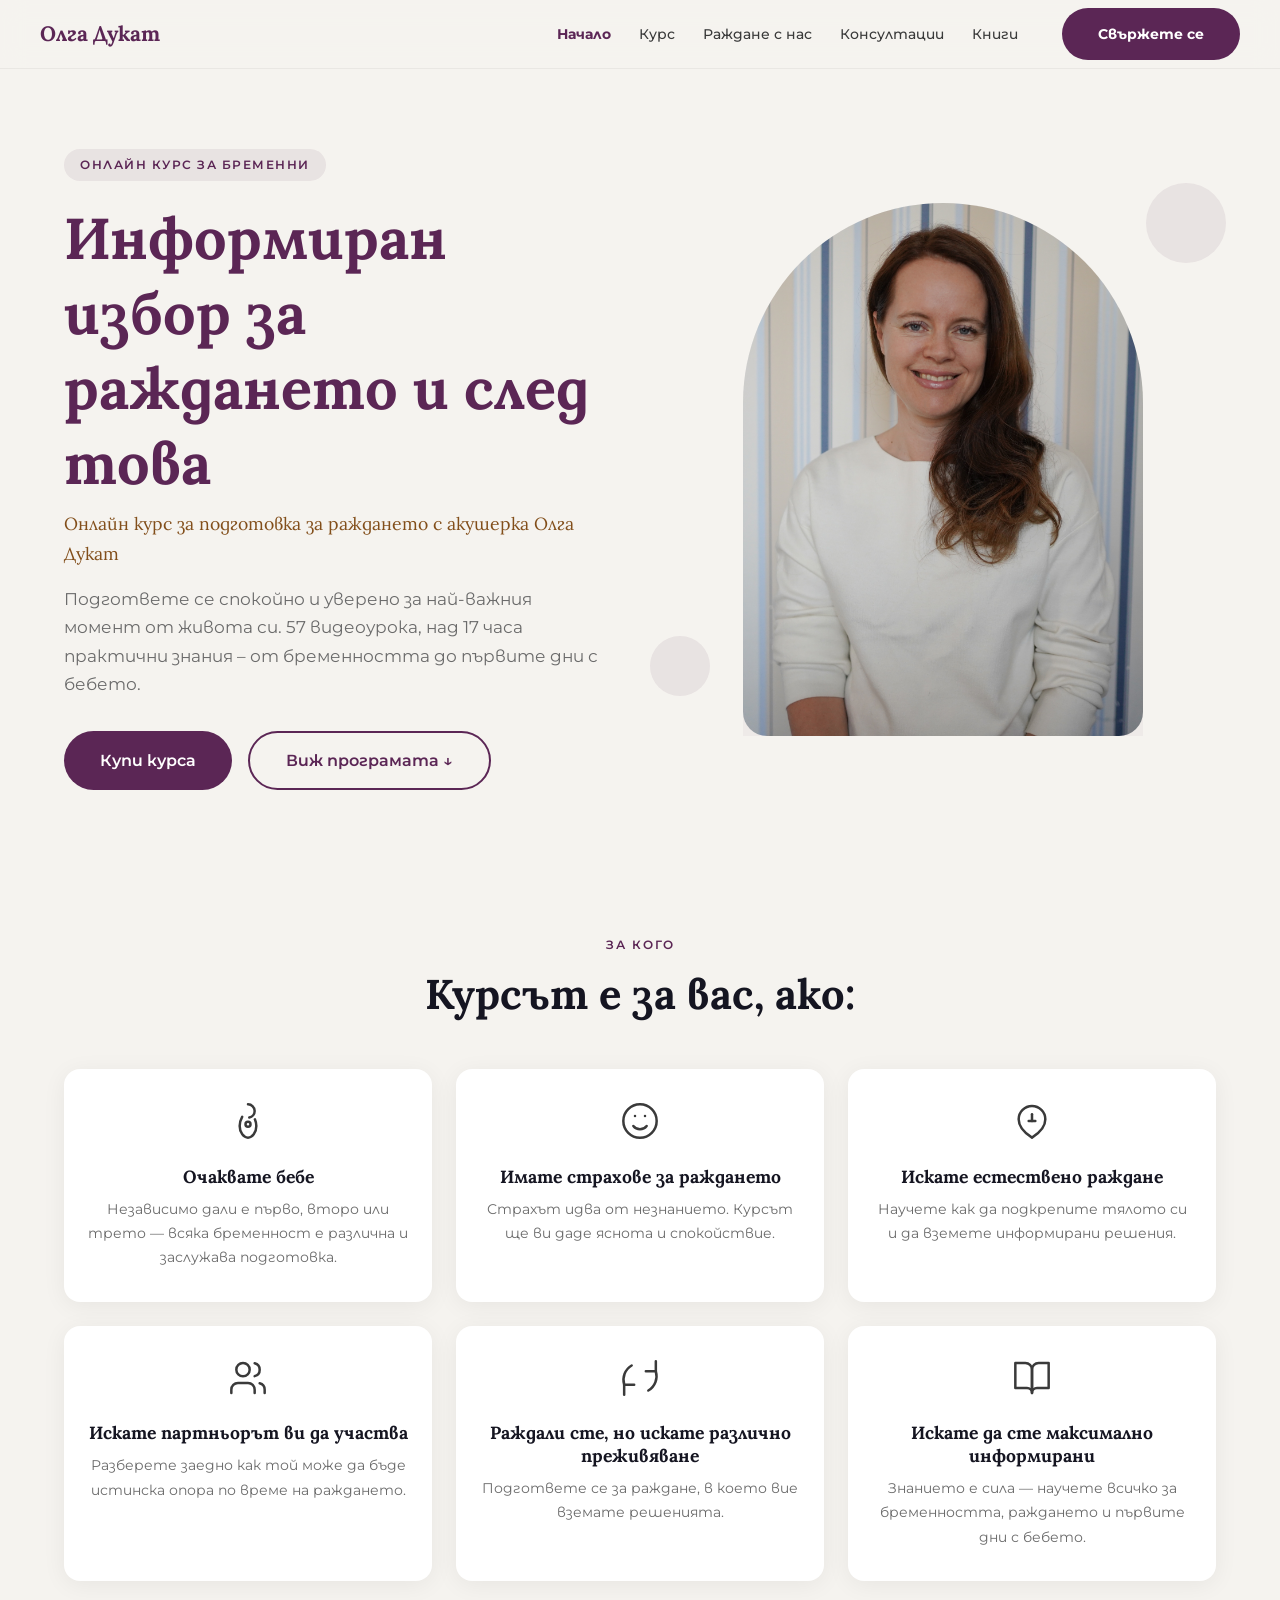
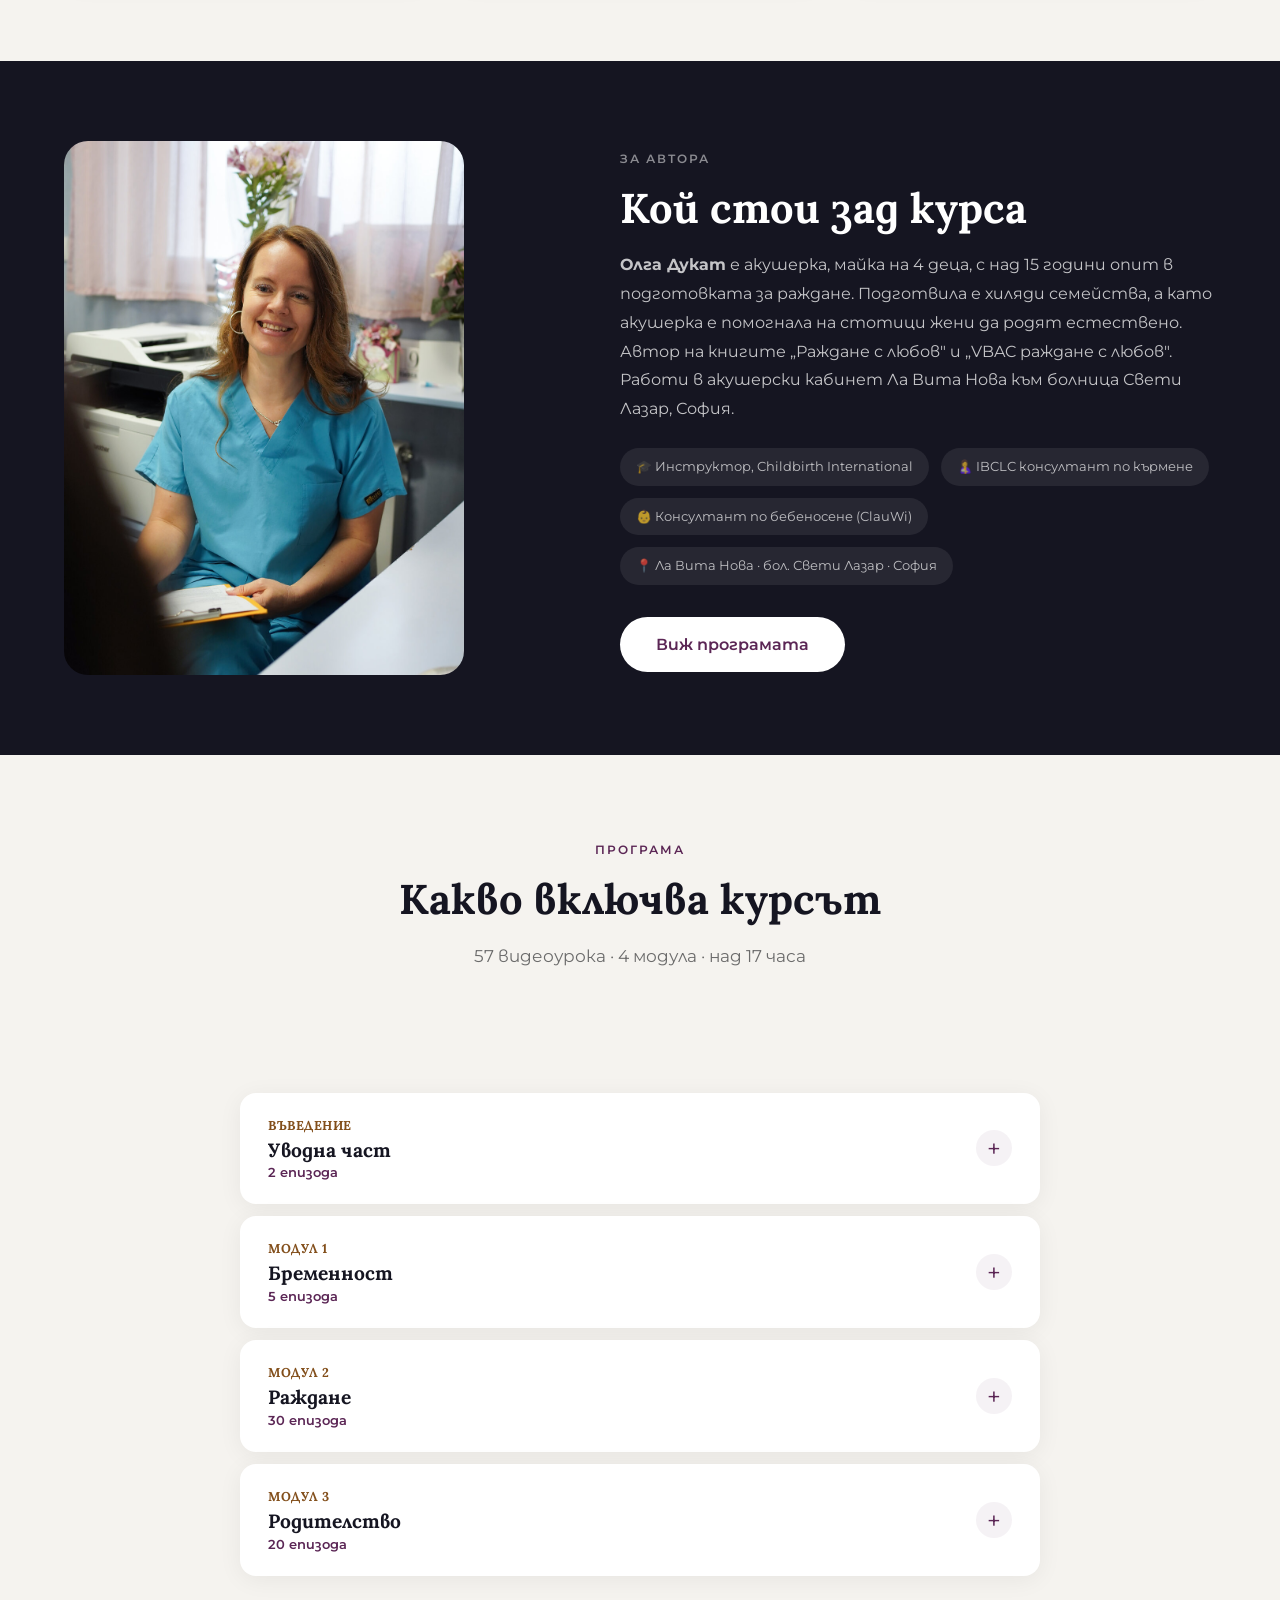
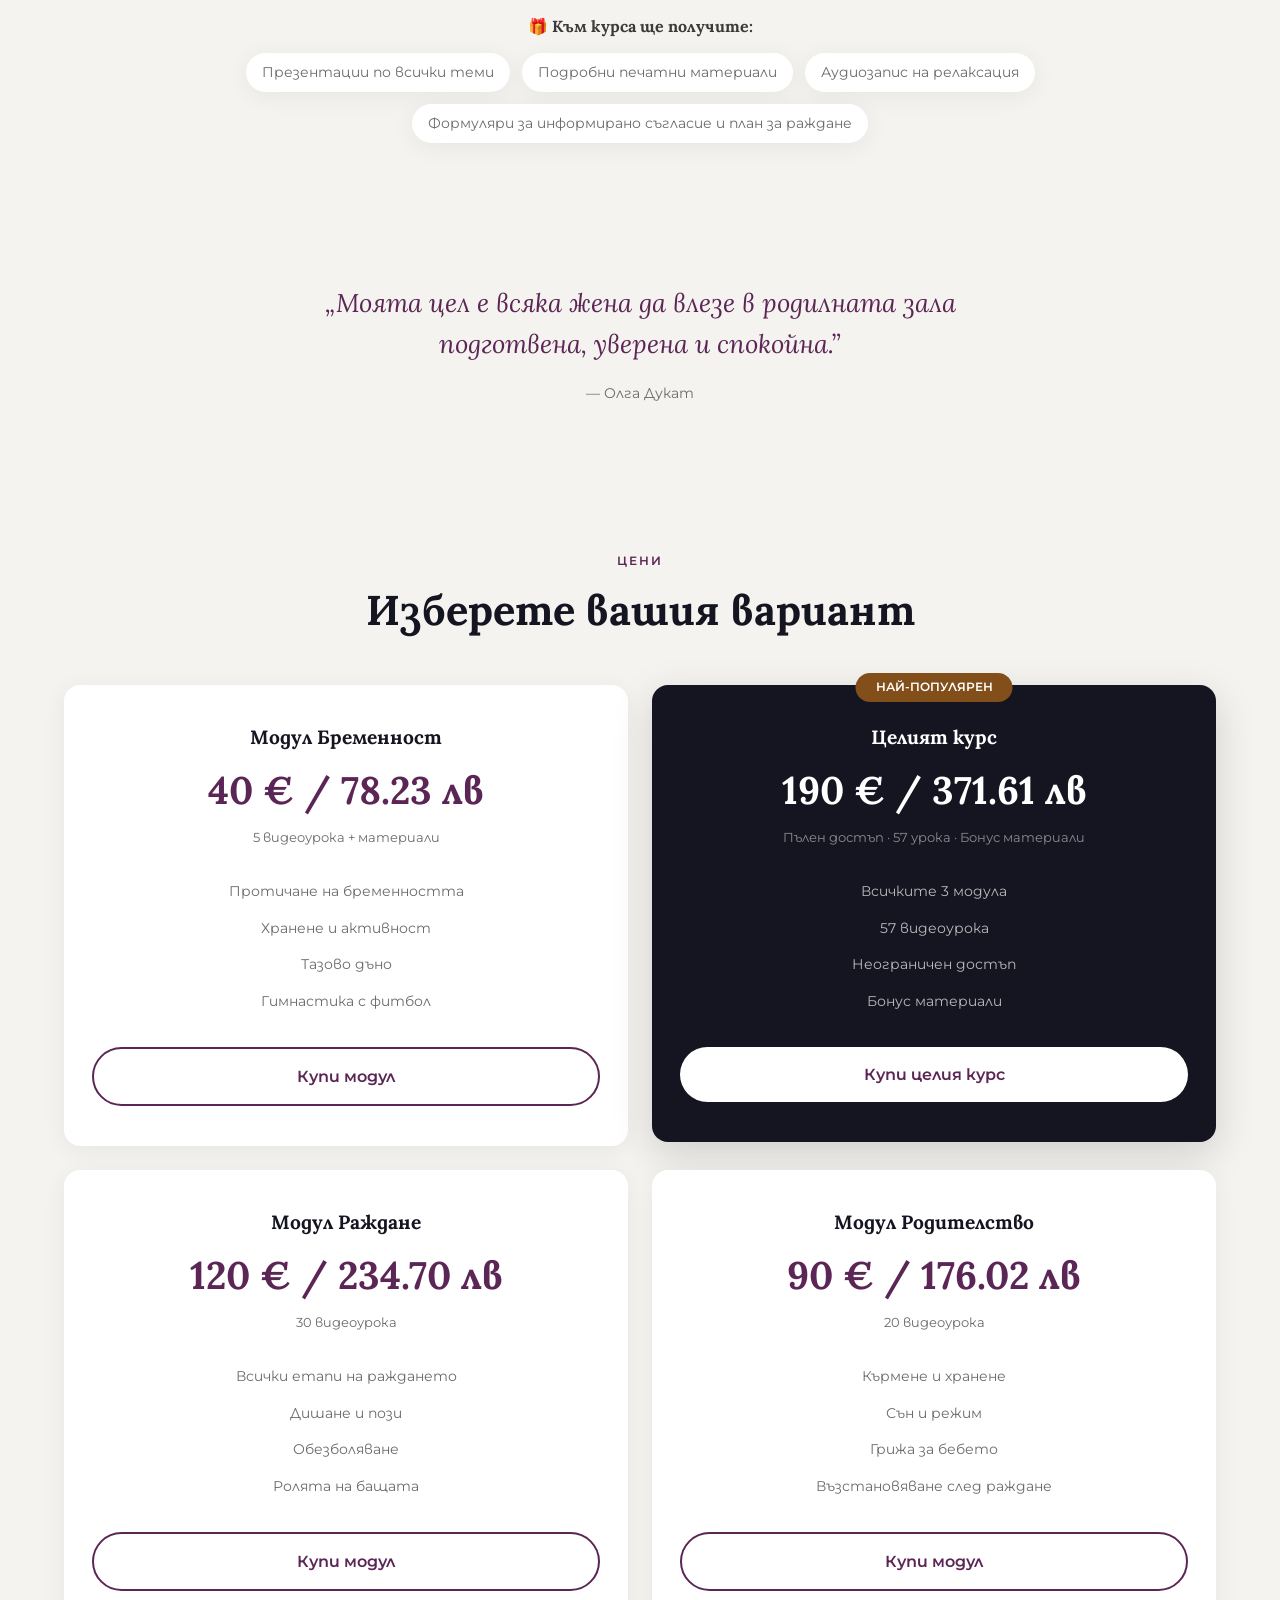
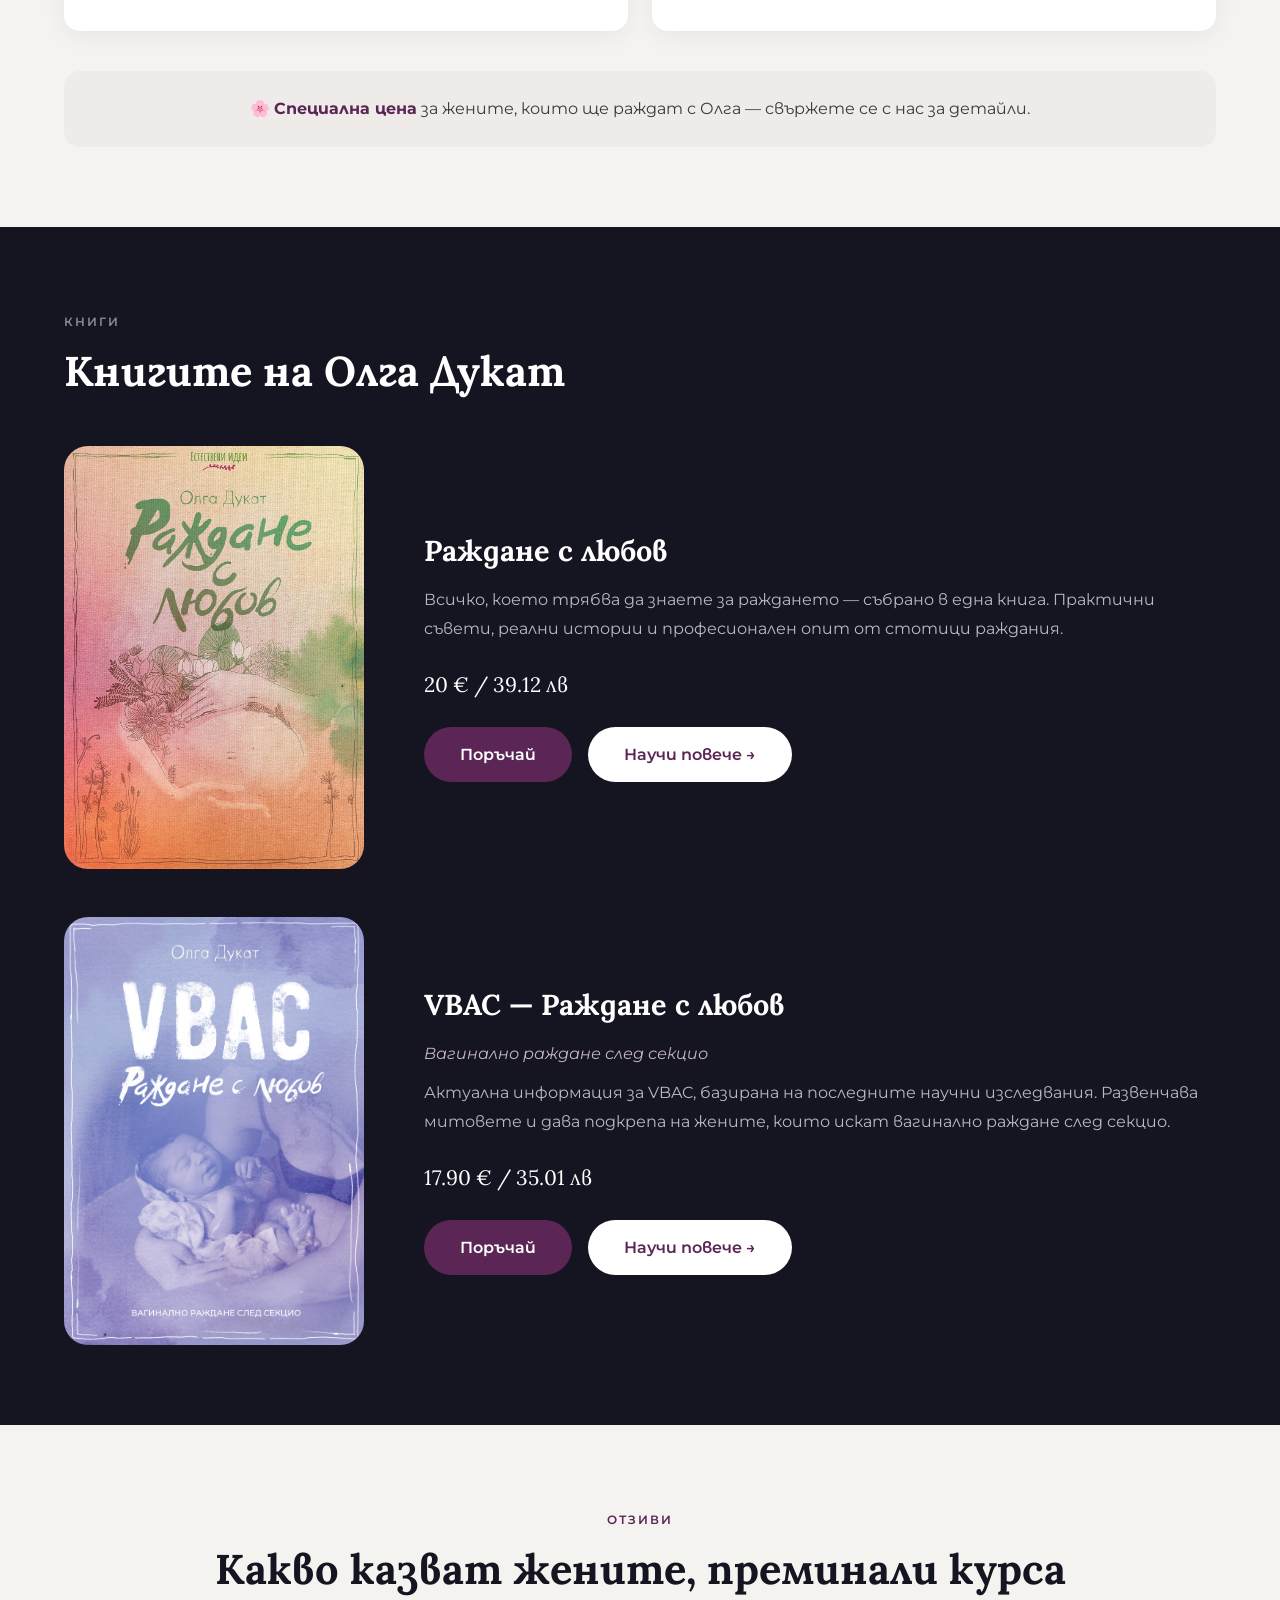
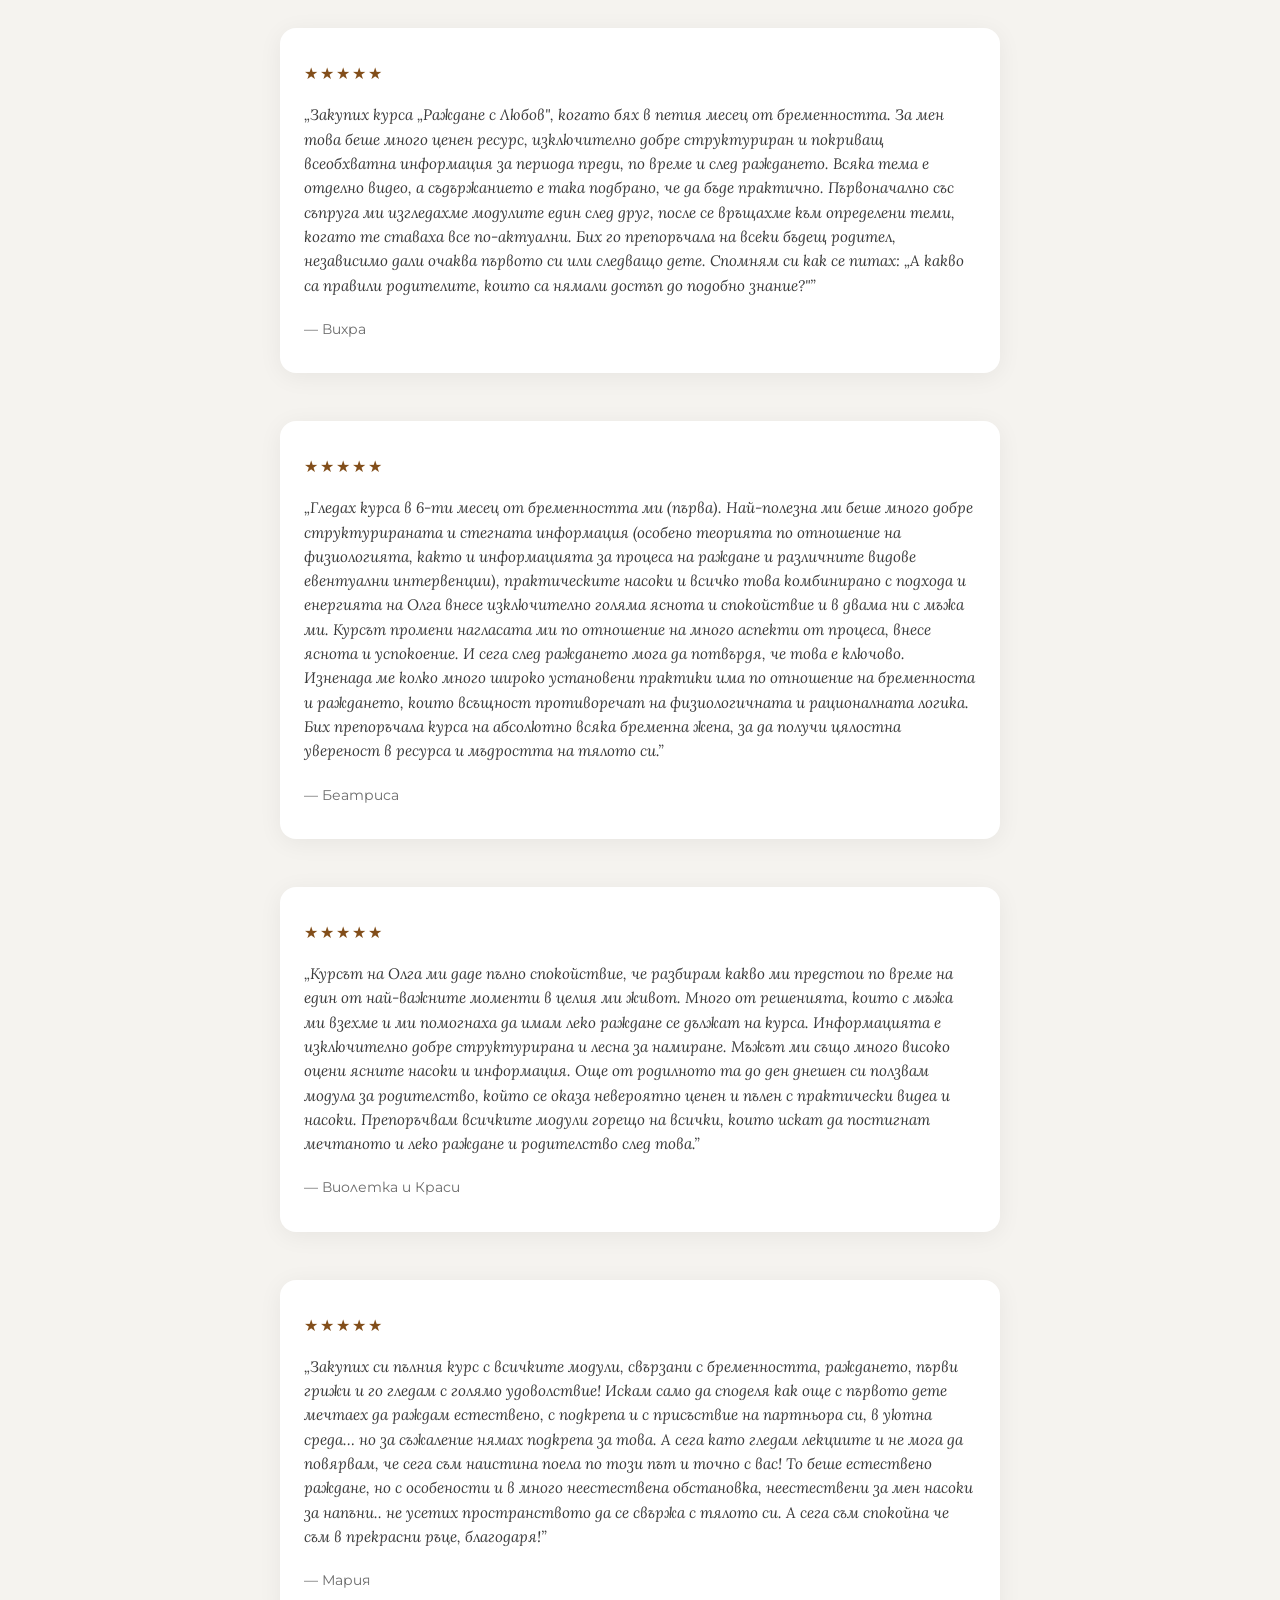
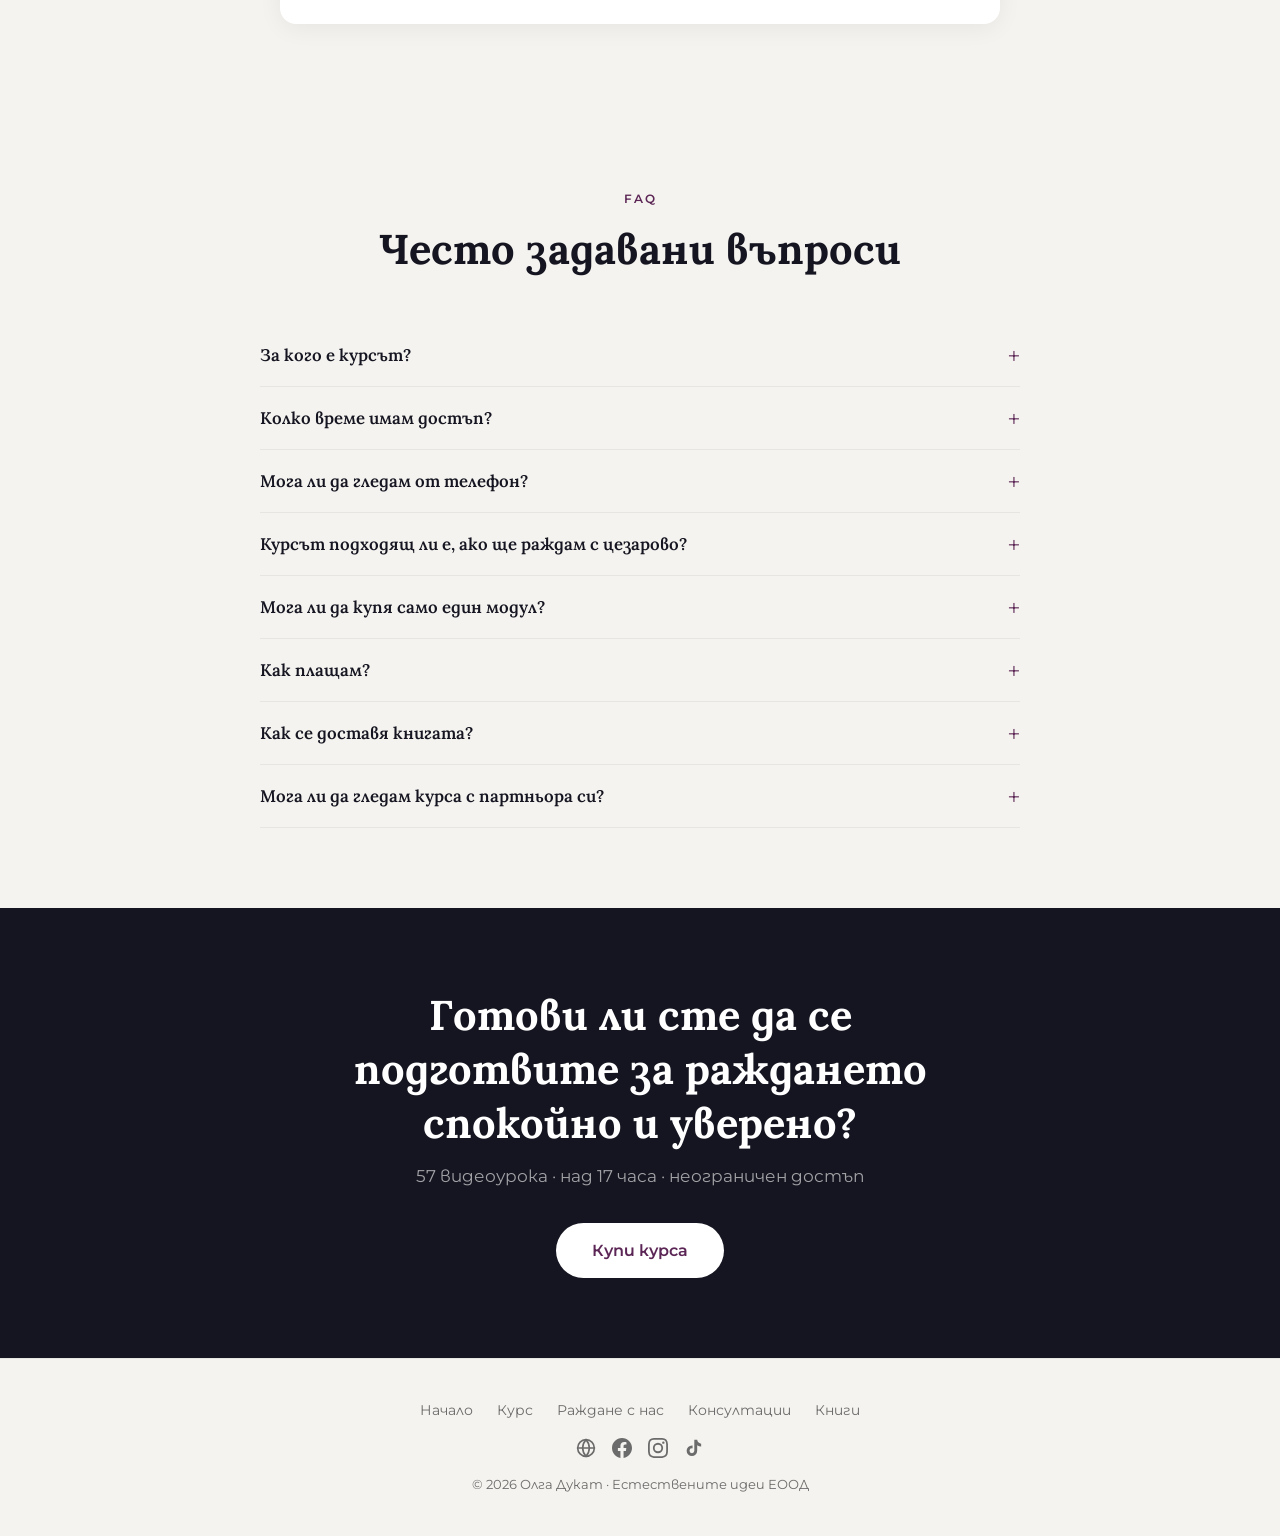
<file: index.html>
<!DOCTYPE html>
<html lang="bg">
<head>
  <meta charset="UTF-8">
  <meta name="viewport" content="width=device-width, initial-scale=1.0">
  <title>Олга Дукат — Онлайн курс за подготовка за раждане</title>
  <meta name="description" content="Подгответе се спокойно и уверено за раждането. 57 видеоурока, над 17 часа практични знания – от бременността до първите дни с бебето.">
  <meta name="author" content="Олга Дукат">
  <meta name="robots" content="index, follow">
  <link rel="canonical" href="https://olgadukat.bg/">

  <!-- Favicons -->
  <link rel="icon" type="image/svg+xml" href="/favicon.svg">
  <link rel="icon" type="image/png" sizes="32x32" href="/favicon-32.png">
  <link rel="icon" type="image/png" sizes="192x192" href="/favicon-192.png">
  <link rel="apple-touch-icon" href="/apple-touch-icon.png">


  <!-- Social Preview -->
  <meta property="og:type" content="website">
  <meta property="og:title" content="Олга Дукат — Онлайн курс за подготовка за раждане">
  <meta property="og:description" content="57 видеоурока, над 17 часа практични знания – от бременността до първите дни с бебето.">
  <meta property="og:image" content="https://olgadukat.bg/images/og-main-new.png">
  <meta property="og:image:width" content="1200">
  <meta property="og:image:height" content="630">
  <meta property="og:url" content="https://olgadukat.bg/">
  <meta property="og:locale" content="bg_BG">
  <meta property="og:site_name" content="Олга Дукат">
  <meta name="twitter:card" content="summary_large_image">
  <meta name="twitter:title" content="Олга Дукат — Онлайн курс за подготовка за раждане">
  <meta name="twitter:description" content="57 видеоурока, над 17 часа практични знания – от бременността до първите дни с бебето.">
  <meta name="twitter:image" content="https://olgadukat.bg/images/og-main-new.png">

  <link rel="preconnect" href="https://fonts.googleapis.com">
  <link rel="preconnect" href="https://fonts.gstatic.com" crossorigin>
  <link href="https://fonts.googleapis.com/css2?family=Lora:ital,wght@0,400;0,600;0,700;1,400&family=Montserrat:wght@300;400;500;600;700&subset=cyrillic,latin&subset=cyrillic&display=swap" rel="stylesheet">
  <link rel="stylesheet" href="styles.css?v=20260706a">

  <!-- Structured Data -->
  <script type="application/ld+json">
  {
    "@context": "https://schema.org",
    "@type": "Course",
    "name": "Олга Дукат — Онлайн курс за подготовка за раждане",
    "description": "57 видеоурока, над 17 часа практични знания – от бременността до първите дни с бебето.",
    "provider": {
      "@type": "Person",
      "name": "Олга Дукат",
      "jobTitle": "Акушерка",
      "url": "https://www.olgadukat.com/"
    },
    "url": "https://olgadukat.bg/",
    "image": "https://olgadukat.bg/images/og-main.jpg",
    "inLanguage": "bg",
    "offers": {
      "@type": "Offer",
      "price": "190",
      "priceCurrency": "EUR",
      "url": "https://olga-dukat.teachable.com/purchase?product_id=6661942",
      "availability": "https://schema.org/InStock"
    }
  }
  </script>
<script defer src="https://cloud.umami.is/script.js" data-website-id="9b247d86-f370-465b-8cd5-beef59e167c4"></script>
</head>
<body>

<!-- NAVBAR -->
<nav class="navbar">
  <div class="navbar__inner">
    <a href="/" class="navbar__logo">Олга Дукат</a>
    <button class="navbar__toggle" aria-label="Меню" id="navToggle">
      <span></span><span></span><span></span>
    </button>
    <div class="navbar__links" id="navLinks">
      <a href="/" class="active">Начало</a>
      <a href="/#program">Курс</a>
      <a href="/razhdane-s-nas">Раждане с нас</a>
      <a href="/konsultatsii">Консултации</a>
      <a href="/knigi">Книги</a>
      <div class="navbar__cta">
        <a href="#" class="btn btn--primary" onclick="openContactModal();return false;">Свържете се</a>
      </div>
    </div>
  </div>
</nav>

<!-- HERO -->
<section class="hero">
  <div class="container">
    <div class="hero__grid">
      <div class="hero__content">
        <span class="hero__badge">ОНЛАЙН КУРС ЗА БРЕМЕННИ</span>
        <h1>Информиран избор за раждането и след това</h1>
        <div class="hero__sub">Онлайн курс за подготовка за раждането с акушерка Олга Дукат</div>
        <div class="hero__text">Подгответе се спокойно и уверено за най-важния момент от живота си. 57 видеоурока, над 17 часа практични знания – от бременността до първите дни с бебето.</div>
        <div class="hero__buttons">
          <a href="https://olga-dukat.teachable.com/purchase?product_id=6661942" class="btn btn--primary" target="_blank">Купи курса</a>
          <a href="#program" class="btn btn--outline">Виж програмата ↓</a>
        </div>
      </div>
      <div class="hero__image">
        <div class="hero__dot hero__dot--1"></div>
        <div class="hero__dot hero__dot--2"></div>
        <div class="hero__arch">
          <img src="images/olga-3.jpg" alt="Олга Дукат — акушерка" class="hero__photo">
        </div>
      </div>
    </div>
  </div>
</section>
<!-- FOR WHOM -->
<section class="for-whom" id="for-whom">
  <div class="container text-center">
    <span class="badge" data-animate="fade-up">ЗА КОГО</span>
    <h2 class="section-title" data-animate="fade-up">Курсът е за вас, ако:</h2>
    <div class="for-whom__cards" data-stagger>
      <div class="for-whom__card" data-animate="fade-up">
        <div class="for-whom__card-icon">
          <svg width="40" height="40" viewBox="0 0 24 24" fill="none" stroke="currentColor" stroke-width="1.5" stroke-linecap="round" stroke-linejoin="round"><path d="M12 2a4 4 0 0 1 4 4c0 1.95-1.4 3.57-3.25 3.92"/><path d="M8.5 9.5c-.83 1.5-1.5 3.5-1.5 5.5 0 4 2.5 7 5 7s5-3 5-7c0-1.5-.37-2.84-.87-4"/><circle cx="12" cy="14" r="1.5"/></svg>
        </div>
        <h3>Очаквате бебе</h3>
        <div>Независимо дали е първо, второ или трето — всяка бременност е различна и заслужава подготовка.</div>
      </div>
      <div class="for-whom__card" data-animate="fade-up">
        <div class="for-whom__card-icon">
          <svg width="40" height="40" viewBox="0 0 24 24" fill="none" stroke="currentColor" stroke-width="1.5" stroke-linecap="round" stroke-linejoin="round"><path d="M12 22c5.523 0 10-4.477 10-10S17.523 2 12 2 2 6.477 2 12s4.477 10 10 10z"/><path d="M8 15s1.5 2 4 2 4-2 4-2"/><line x1="9" y1="9" x2="9.01" y2="9"/><line x1="15" y1="9" x2="15.01" y2="9"/></svg>
        </div>
        <h3>Имате страхове за раждането</h3>
        <div>Страхът идва от незнанието. Курсът ще ви даде яснота и спокойствие.</div>
      </div>
      <div class="for-whom__card" data-animate="fade-up">
        <div class="for-whom__card-icon">
          <svg width="40" height="40" viewBox="0 0 24 24" fill="none" stroke="currentColor" stroke-width="1.5" stroke-linecap="round" stroke-linejoin="round"><path d="M12 22c-4-2.5-8-6-8-11a8 8 0 0 1 16 0c0 5-4 8.5-8 11z"/><path d="M12 8v4"/><path d="M10 12h4"/></svg>
        </div>
        <h3>Искате естествено раждане</h3>
        <div>Научете как да подкрепите тялото си и да вземете информирани решения.</div>
      </div>
      <div class="for-whom__card" data-animate="fade-up">
        <div class="for-whom__card-icon">
          <svg width="40" height="40" viewBox="0 0 24 24" fill="none" stroke="currentColor" stroke-width="1.5" stroke-linecap="round" stroke-linejoin="round"><path d="M16 21v-2a4 4 0 0 0-4-4H6a4 4 0 0 0-4 4v2"/><circle cx="9" cy="7" r="4"/><path d="M22 21v-2a4 4 0 0 0-3-3.87"/><path d="M16 3.13a4 4 0 0 1 0 7.75"/></svg>
        </div>
        <h3>Искате партньорът ви да участва</h3>
        <div>Разберете заедно как той може да бъде истинска опора по време на раждането.</div>
      </div>
      <div class="for-whom__card" data-animate="fade-up">
        <div class="for-whom__card-icon">
          <svg width="40" height="40" viewBox="0 0 24 24" fill="none" stroke="currentColor" stroke-width="1.5" stroke-linecap="round" stroke-linejoin="round"><path d="M21.5 2v6h-6"/><path d="M2.5 22v-6h6"/><path d="M2.5 16A10 10 0 0 1 7 4.5"/><path d="M21.5 8a10 10 0 0 1-4.5 11.5"/></svg>
        </div>
        <h3>Раждали сте, но искате различно преживяване</h3>
        <div>Подгответе се за раждане, в което вие вземате решенията.</div>
      </div>
      <div class="for-whom__card" data-animate="fade-up">
        <div class="for-whom__card-icon">
          <svg width="40" height="40" viewBox="0 0 24 24" fill="none" stroke="currentColor" stroke-width="1.5" stroke-linecap="round" stroke-linejoin="round"><path d="M2 3h6a4 4 0 0 1 4 4v14a3 3 0 0 0-3-3H2z"/><path d="M22 3h-6a4 4 0 0 0-4 4v14a3 3 0 0 1 3-3h7z"/></svg>
        </div>
        <h3>Искате да сте максимално информирани</h3>
        <div>Знанието е сила — научете всичко за бременността, раждането и първите дни с бебето.</div>
      </div>
    </div>
  </div>
</section>
<!-- ABOUT -->
<section class="about" id="about">
  <div class="container">
    <div class="about__grid">
      <div class="about__image" data-animate="fade-left">
        <img src="images/olga-author-new.jpg" alt="Олга Дукат" class="about__photo">
      </div>
      <div class="about__content" data-animate="fade-right">
        <span class="badge badge--light">ЗА АВТОРА</span>
        <h2 class="section-title">Кой стои зад курса</h2>
        <div class="about__text"><strong>Олга Дукат</strong> е акушерка, майка на 4 деца, с над 15 години опит в подготовката за раждане. Подготвила е хиляди семейства, а като акушерка е помогнала на стотици жени да родят естествено. Автор на книгите „Раждане с любов" и „VBAC раждане с любов". Работи в акушерски кабинет Ла Вита Нова към болница Свети Лазар, София.</div>
        <div class="about__quals">
          <span class="about__qual">🎓 Инструктор, Childbirth International</span>
          <span class="about__qual">🤱 IBCLC консултант по кърмене</span>
          <span class="about__qual">👶 Консултант по бебеносене (ClauWi)</span>
          <span class="about__qual">📍 Ла Вита Нова · бол. Свети Лазар · София</span>
        </div>
        <a href="#program" class="btn btn--white">Виж програмата</a>
      </div>
    </div>
  </div>
</section>
<!-- PROGRAM -->
<section class="program" id="program">
  <div class="container text-center">
    <span class="badge" data-animate="fade-up">ПРОГРАМА</span>
    <h2 class="section-title" data-animate="fade-up">Какво включва курсът</h2>
    <p class="section-subtitle" data-animate="fade-up">57 видеоурока · 4 модула · над 17 часа</p>
    <div class="section-desc" data-animate="fade-up">Всяко видео продължава между 5 и 40 минути. Лекциите могат да се гледат неограничен брой пъти.</div>

    <div class="program__modules" data-stagger>
      <div class="program__module" data-animate="fade-up">
        <button class="program__module-header">
          <div class="program__module-info">
            <span class="program__module-num">Въведение</span>
            <h3>Уводна част</h3>
            <span class="program__module-count">2 епизода</span>
          </div>
          <span class="program__module-toggle">+</span>
        </button>
        <div class="program__module-body">
          <ol class="program__episodes">
            <li>Да се запознаем!</li>
            <li>Въведение в темата</li>
          </ol>
        </div>
      </div>
      <div class="program__module" data-animate="fade-up">
        <button class="program__module-header">
          <div class="program__module-info">
            <span class="program__module-num">Модул 1</span>
            <h3>Бременност</h3>
            <span class="program__module-count">5 епизода</span>
          </div>
          <span class="program__module-toggle">+</span>
        </button>
        <div class="program__module-body">
          <ol class="program__episodes">
            <li>Бременност – протичане и наблюдение</li>
            <li>Хранене и физическа активност през бременността</li>
            <li>Тазовото дъно. Анатомия на таза и тазовото дъно и упражнения. Масаж на перинеума</li>
            <li>Оптимално фетално предлежание. Техники и упражнения за наместване на бебето в оптимална позиция</li>
            <li>Гимнастика за бременни. Комплекс упражнения с фитбол топка</li>
          </ol>
        </div>
      </div>
      <div class="program__module" data-animate="fade-up">
        <button class="program__module-header">
          <div class="program__module-info">
            <span class="program__module-num">Модул 2</span>
            <h3>Раждане</h3>
            <span class="program__module-count">30 епизода</span>
          </div>
          <span class="program__module-toggle">+</span>
        </button>
        <div class="program__module-body">
          <ol class="program__episodes">
            <li>Бременност и раждане. Анатомия</li>
            <li>Как започва раждането?</li>
            <li>Изтичане на водите</li>
            <li>Кога да тръгваме към болницата?</li>
            <li>Първи период на раждането. Ранна латентна фаза</li>
            <li>Първи период на раждането. Активна фаза</li>
            <li>Първи период на раждането. Транзиция</li>
            <li>Втори период на раждането. Напъни</li>
            <li>Трети период на раждането. Раждане на плацентата, първи контакт</li>
            <li>Болка по време на раждането. Теории за болката. Хормони</li>
            <li>Немедикаментозни методи за обезболяване – дишане, релаксация, хипнораждане, акупресура и др.</li>
            <li>Дишане по време на раждане</li>
            <li>Пози по време на раждане</li>
            <li>Водно раждане</li>
            <li>Обезболяващи техники – масаж, акупресура, ребозо</li>
            <li>Медикаментозни методи за обезболяване. Епидурална, спинална, обща анестезия</li>
            <li>Мениджмънт на раждането. Изчаквателен подход vs дирижирано раждане</li>
            <li>Рутинни процедури по време на раждане</li>
            <li>Проследяване на процеса. Вагинални прегледи и мониторинг на плода</li>
            <li>Индукция на раждането</li>
            <li>Ускоряване на раждането. Окситоцин и амниотомия</li>
            <li>Разкъсвания, епизиотомия и как да ги предотвратим</li>
            <li>Интервенции – прийом на Кристелер, вакуум, форцепс</li>
            <li>Процедури на бебето след раждането. АПГАР, витамин К, ваксини</li>
            <li>Цезарово сечение. Показания и протичане</li>
            <li>Вагинално раждане след секцио (VBAC)</li>
            <li>Присъствие на бащата по време на раждането</li>
            <li>Избор на екип, комуникация с болничния персонал</li>
            <li>Нашата практика – екип La Vita Nova</li>
            <li>Възстановяване след раждане</li>
          </ol>
        </div>
      </div>
      <div class="program__module" data-animate="fade-up">
        <button class="program__module-header">
          <div class="program__module-info">
            <span class="program__module-num">Модул 3</span>
            <h3>Родителство</h3>
            <span class="program__module-count">20 епизода</span>
          </div>
          <span class="program__module-toggle">+</span>
        </button>
        <div class="program__module-body">
          <ol class="program__episodes">
            <li>Привързано родителство</li>
            <li>Плачът на бебето, колики</li>
            <li>Сънят на бебето. Безопасност. Съвместен сън</li>
            <li>Практически въпроси за първите дни – пъпче, температура, къпане и др.</li>
            <li>Необходими покупки – списък за бебето и за болницата</li>
            <li>Кърмене – предимства и митове</li>
            <li>Кърмене – анатомия и физиология</li>
            <li>Кърменето в първите дни</li>
            <li>Кърмене – кога и как да изцеждаме</li>
            <li>Пози за кърмене, правилно поставяне на гърда</li>
            <li>Кърмене – кога да кърмим и как разбираме, че млякото е достатъчно?</li>
            <li>Изключително кърмене, захранване и отбиване</li>
            <li>Кърмене – често срещани проблеми</li>
            <li>Бебеносене – защо, как, безопасност</li>
            <li>Бебеносене – видове слинг</li>
            <li>Бебеносене – практика (еластичен, тъкан, с халки, хибриден)</li>
            <li>Многократни пелени – защо, как, естествена хигиена</li>
            <li>Многократни пелени – видове</li>
            <li>Здраве на бебето – жълтеница, колики, обриви, температура и др.</li>
            <li>Грижи за бебето – масаж, гимнастика, повиване, къпане</li>
          </ol>
        </div>
      </div>
    </div>

    <div class="program__bonus">
      <h4>🎁 Към курса ще получите:</h4>
      <div class="program__bonus-items">
        <span>Презентации по всички теми</span>
        <span>Подробни печатни материали</span>
        <span>Аудиозапис на релаксация</span>
        <span>Формуляри за информирано съгласие и план за раждане</span>
      </div>
    </div>
  </div>
</section>
<!-- QUOTE -->
<section class="quote-section" data-animate="fade-in">
  <div class="container">
    <blockquote>„Моята цел е всяка жена да влезе в родилната зала подготвена, уверена и спокойна.”</blockquote>
    <p class="quote-author">— Олга Дукат</p>
  </div>
</section>
<!-- PRICING -->
<section class="pricing" id="pricing">
  <div class="container text-center">
    <span class="badge" data-animate="fade-up">ЦЕНИ</span>
    <h2 class="section-title" data-animate="fade-up">Изберете вашия вариант</h2>
    <div class="pricing__cards">
      <div class="pricing__card" data-animate="fade-up">
        <h3 class="pricing__card-title">Модул Бременност</h3>
        <div class="pricing__card-price">40 € / 78.23 лв</div>
        <div class="pricing__card-note">5 видеоурока + материали</div>
        <ul class="pricing__card-features">
          <li>Протичане на бременността</li>
          <li>Хранене и активност</li>
          <li>Тазово дъно</li>
          <li>Гимнастика с фитбол</li>
        </ul>
        <a href="https://olga-dukat.teachable.com/purchase?product_id=6661935" class="btn btn--outline" target="_blank">Купи модул</a>
      </div>
      <div class="pricing__card pricing__card--featured" data-animate="scale-in">
        <span class="pricing__card-label">НАЙ-ПОПУЛЯРЕН</span>
        <h3 class="pricing__card-title">Целият курс</h3>
        <div class="pricing__card-price">190 € / 371.61 лв</div>
        <div class="pricing__card-note">Пълен достъп · 57 урока · Бонус материали</div>
        <ul class="pricing__card-features">
          <li>Всичките 3 модула</li>
          <li>57 видеоурока</li>
          <li>Неограничен достъп</li>
          <li>Бонус материали</li>
        </ul>
        <a href="https://olga-dukat.teachable.com/purchase?product_id=6661942" class="btn btn--white" target="_blank">Купи целия курс</a>
      </div>
      <div class="pricing__card" data-animate="fade-up">
        <h3 class="pricing__card-title">Модул Раждане</h3>
        <div class="pricing__card-price">120 € / 234.70 лв</div>
        <div class="pricing__card-note">30 видеоурока</div>
        <ul class="pricing__card-features">
          <li>Всички етапи на раждането</li>
          <li>Дишане и пози</li>
          <li>Обезболяване</li>
          <li>Ролята на бащата</li>
        </ul>
        <a href="https://olga-dukat.teachable.com/purchase?product_id=6661936" class="btn btn--outline" target="_blank">Купи модул</a>
      </div>
      <div class="pricing__card" data-animate="fade-up">
        <h3 class="pricing__card-title">Модул Родителство</h3>
        <div class="pricing__card-price">90 € / 176.02 лв</div>
        <div class="pricing__card-note">20 видеоурока</div>
        <ul class="pricing__card-features">
          <li>Кърмене и хранене</li>
          <li>Сън и режим</li>
          <li>Грижа за бебето</li>
          <li>Възстановяване след раждане</li>
        </ul>
        <a href="https://olga-dukat.teachable.com/purchase?product_id=6661941" class="btn btn--outline" target="_blank">Купи модул</a>
      </div>
    </div>
    <div class="pricing__special">
      <div>🌸 <strong>Специална цена</strong> за жените, които ще раждат с Олга — свържете се с нас за детайли.</div>
    </div>
  </div>
</section>
<!-- BOOK TEASER -->
<section class="book-teaser" id="book">
  <div class="container">
    <span class="badge badge--light">КНИГИ</span>
    <h2 class="section-title" style="color: var(--white); margin-bottom: 48px;">Книгите на Олга Дукат</h2>
    <div class="book-teaser__grid">
      <div class="book-teaser__cover" data-animate="fade-left">
        <a href="/knigi#razhdane-s-lubov"><img src="images/book-cover-razhdane.jpg" alt="Раждане с любов" class="book-teaser__img"></a>
      </div>
      <div class="book-teaser__content" data-animate="fade-right">
        <a href="/knigi#razhdane-s-lubov" style="text-decoration: none; color: inherit;"><h3 class="section-title" style="font-size: 1.8rem;">Раждане с любов</h3></a>
        <div class="book-teaser__text">Всичко, което трябва да знаете за раждането — събрано в една книга. Практични съвети, реални истории и професионален опит от стотици раждания.</div>
        <p class="book-teaser__price">20 € / 39.12 лв</p>
        <a href="https://buy.stripe.com/bJebJ01ET06jfIG3J22ZO02" class="btn btn--primary" target="_blank">Поръчай</a>
        <a href="/knigi#razhdane-s-lubov" class="btn btn--white" style="margin-left: 12px;">Научи повече →</a>
      </div>
    </div>
    <div class="book-teaser__grid" style="margin-top: 48px;">
      <div class="book-teaser__cover" data-animate="fade-left">
        <a href="/knigi#vbac"><img src="images/vbac-cover.png" alt="VBAC — Раждане с любов" class="book-teaser__img"></a>
      </div>
      <div class="book-teaser__content" data-animate="fade-right">
        <a href="/knigi#vbac" style="text-decoration: none; color: inherit;"><h3 class="section-title" style="font-size: 1.8rem;">VBAC — Раждане с любов</h3></a>
        <p class="book-teaser__subtitle" style="font-style: italic; color: var(--accent-light, #C2B6C1); margin-bottom: 12px;">Вагинално раждане след секцио</p>
        <div class="book-teaser__text">Актуална информация за VBAC, базирана на последните научни изследвания. Развенчава митовете и дава подкрепа на жените, които искат вагинално раждане след секцио.</div>
        <p class="book-teaser__price">17.90 € / 35.01 лв</p>
        <a href="https://buy.stripe.com/fZu5kC83haKXeECfrK2ZO01" class="btn btn--primary" target="_blank">Поръчай</a>
        <a href="/knigi#vbac" class="btn btn--white" style="margin-left: 12px;">Научи повече →</a>
      </div>
    </div>
  </div>
</section>
<!-- TESTIMONIALS -->
<section class="testimonials" id="testimonials">
  <div class="container">
    <div class="text-center">
      <span class="badge" data-animate="fade-up">ОТЗИВИ</span>
      <h2 class="section-title" data-animate="fade-up">Какво казват жените, преминали курса</h2>
    </div>
    <div class="testimonials__stack">
      <div class="testimonial-card" data-animate="fade-up">
        <div class="testimonial-card__stars">★★★★★</div>
        <div class="testimonial-card__text">„Закупих курса „Раждане с Любов", когато бях в петия месец от бременността. За мен това беше много ценен ресурс, изключително добре структуриран и покриващ всеобхватна информация за периода преди, по време и след раждането. Всяка тема е отделно видео, а съдържанието е така подбрано, че да бъде практично. Първоначално със съпруга ми изгледахме модулите един след друг, после се връщахме към определени теми, когато те ставаха все по-актуални. Бих го препоръчала на всеки бъдещ родител, независимо дали очаква първото си или следващо дете. Спомням си как се питах: „А какво са правили родителите, които са нямали достъп до подобно знание?"”</div>
        <p class="testimonial-card__author">— Вихра</p>
      </div>
      <div class="testimonial-card" data-animate="fade-up">
        <div class="testimonial-card__stars">★★★★★</div>
        <div class="testimonial-card__text">„Гледах курса в 6-ти месец от бременността ми (първа). Най-полезна ми беше много добре структурираната и стегната информация (особено теорията по отношение на физиологията, както и информацията за процеса на раждане и различните видове евентуални интервенции), практическите насоки и всичко това комбинирано с подхода и енергията на Олга внесе изключително голяма яснота и спокойствие и в двама ни с мъжа ми. Курсът промени нагласата ми по отношение на много аспекти от процеса, внесе яснота и успокоение. И сега след раждането мога да потвърдя, че това е ключово. Изненада ме колко много широко установени практики има по отношение на бременноста и раждането, които всъщност противоречат на физиологичната и рационалната логика. Бих препоръчала курса на абсолютно всяка бременна жена, за да получи цялостна увереност в ресурса и мъдростта на тялото си.”</div>
        <p class="testimonial-card__author">— Беатриса</p>
      </div>
      <div class="testimonial-card" data-animate="fade-up">
        <div class="testimonial-card__stars">★★★★★</div>
        <div class="testimonial-card__text">„Курсът на Олга ми даде пълно спокойствие, че разбирам какво ми предстои по време на един от най-важните моменти в целия ми живот. Много от решенията, които с мъжа ми взехме и ми помогнаха да имам леко раждане се дължат на курса. Информацията е изключително добре структурирана и лесна за намиране. Мъжът ми също много високо оцени ясните насоки и информация. Още от родилното та до ден днешен си ползвам модула за родителство, който се оказа невероятно ценен и пълен с практически видеа и насоки. Препоръчвам всичките модули горещо на всички, които искат да постигнат мечтаното и леко раждане и родителство след това.”</div>
        <p class="testimonial-card__author">— Виолетка и Краси</p>
      </div>
      <div class="testimonial-card" data-animate="fade-up">
        <div class="testimonial-card__stars">★★★★★</div>
        <div class="testimonial-card__text">„Закупих си пълния курс с всичките модули, свързани с бременността, раждането, първи грижи и го гледам с голямо удоволствие! Искам само да споделя как още с първото дете мечтаех да раждам естествено, с подкрепа и с присъствие на партньора си, в уютна среда… но за съжаление нямах подкрепа за това. А сега като гледам лекциите и не мога да повярвам, че сега съм наистина поела по този път и точно с вас! То беше естествено раждане, но с особености и в много неестествена обстановка, неестествени за мен насоки за напъни.. не усетих пространството да се свържа с тялото си. А сега съм спокойна че съм в прекрасни ръце, благодаря!”</div>
        <p class="testimonial-card__author">— Мария</p>
      </div>
    </div>
  </div>
</section>
<!-- FAQ -->
<section class="faq" id="faq">
  <div class="container text-center">
    <span class="badge" data-animate="fade-up">FAQ</span>
    <h2 class="section-title" data-animate="fade-up">Често задавани въпроси</h2>
  </div>
  <div class="container">
    <div class="faq__list">
      <div class="faq__item" data-animate="fade-up">
        <button class="faq__question">За кого е курсът?</button>
        <div class="faq__answer">Курсът е подходящ за бременни жени на всеки етап, за двойки, които искат да се подготвят заедно, и за жени, които планират бременност. Подходящ е и за второ/трето раждане.</div>
      </div>
      <div class="faq__item" data-animate="fade-up">
        <button class="faq__question">Колко време имам достъп?</button>
        <div class="faq__answer">Достъпът до материалите е неограничен. Можете да гледате видеата колкото пъти искате.</div>
      </div>
      <div class="faq__item" data-animate="fade-up">
        <button class="faq__question">Мога ли да гледам от телефон?</button>
        <div class="faq__answer">Да, курсът работи на телефон, таблет и компютър.</div>
      </div>
      <div class="faq__item" data-animate="fade-up">
        <button class="faq__question">Курсът подходящ ли е, ако ще раждам с цезарово?</button>
        <div class="faq__answer">Да. Има специален епизод за цезарово сечение, както и за VBAC (вагинално раждане след секцио). Дори при планирано секцио, подготовката ви помага да се чувствате информирани и спокойни.</div>
      </div>
      <div class="faq__item" data-animate="fade-up">
        <button class="faq__question">Мога ли да купя само един модул?</button>
        <div class="faq__answer">Да, всеки модул може да се закупи отделно.</div>
      </div>
      <div class="faq__item" data-animate="fade-up">
        <button class="faq__question">Как плащам?</button>
        <div class="faq__answer">Плащането е онлайн с банкова карта. След плащането получавате незабавен достъп до курса.</div>
      </div>
      <div class="faq__item" data-animate="fade-up">
        <button class="faq__question">Как се доставя книгата?</button>
        <div class="faq__answer">Книгата се доставя с куриер до адрес по ваш избор.</div>
      </div>
      <div class="faq__item" data-animate="fade-up">
        <button class="faq__question">Мога ли да гледам курса с партньора си?</button>
        <div class="faq__answer">Разбира се! Курсът е създаден и за двамата. Има специален епизод за ролята на бащата по време на раждането.</div>
      </div>
    </div>
  </div>
</section>
<!-- FINAL CTA -->
<section class="final-cta" data-animate="zoom-in">
  <div class="container">
    <h2 class="section-title">Готови ли сте да се подготвите за раждането спокойно и уверено?</h2>
    <p class="section-subtitle">57 видеоурока · над 17 часа · неограничен достъп</p>
    <a href="https://olga-dukat.teachable.com/purchase?product_id=6661942" class="btn btn--white" target="_blank">Купи курса</a>
  </div>
</section>
<!-- FOOTER -->
<footer class="footer">
  <div class="container">
    <div class="footer__links">
      <a href="/">Начало</a>
      <a href="/#program">Курс</a>
      <a href="/razhdane-s-nas">Раждане с нас</a>
      <a href="/konsultatsii">Консултации</a>
      <a href="/knigi">Книги</a>
    </div>
    <div class="footer__social">
      <a href="https://www.olgadukat.com/" target="_blank" title="Блог">
        <svg width="20" height="20" viewBox="0 0 24 24" fill="none" stroke="currentColor" stroke-width="2" stroke-linecap="round" stroke-linejoin="round"><circle cx="12" cy="12" r="10"/><line x1="2" y1="12" x2="22" y2="12"/><path d="M12 2a15.3 15.3 0 0 1 4 10 15.3 15.3 0 0 1-4 10 15.3 15.3 0 0 1-4-10 15.3 15.3 0 0 1 4-10z"/></svg>
      </a>
      <a href="https://www.facebook.com/olga.dukat/" target="_blank" title="Facebook">
        <svg width="20" height="20" viewBox="0 0 24 24" fill="currentColor"><path d="M24 12.073c0-6.627-5.373-12-12-12s-12 5.373-12 12c0 5.99 4.388 10.954 10.125 11.854v-8.385H7.078v-3.47h3.047V9.43c0-3.007 1.792-4.669 4.533-4.669 1.312 0 2.686.235 2.686.235v2.953H15.83c-1.491 0-1.956.925-1.956 1.874v2.25h3.328l-.532 3.47h-2.796v8.385C19.612 23.027 24 18.062 24 12.073z"/></svg>
      </a>
      <a href="https://www.instagram.com/olgadukat/" target="_blank" title="Instagram">
        <svg width="20" height="20" viewBox="0 0 24 24" fill="currentColor"><path d="M12 2.163c3.204 0 3.584.012 4.85.07 3.252.148 4.771 1.691 4.919 4.919.058 1.265.069 1.645.069 4.849 0 3.205-.012 3.584-.069 4.849-.149 3.225-1.664 4.771-4.919 4.919-1.266.058-1.644.07-4.85.07-3.204 0-3.584-.012-4.849-.07-3.26-.149-4.771-1.699-4.919-4.92-.058-1.265-.07-1.644-.07-4.849 0-3.204.013-3.583.07-4.849.149-3.227 1.664-4.771 4.919-4.919 1.266-.057 1.645-.069 4.849-.069zM12 0C8.741 0 8.333.014 7.053.072 2.695.272.273 2.69.073 7.052.014 8.333 0 8.741 0 12c0 3.259.014 3.668.072 4.948.2 4.358 2.618 6.78 6.98 6.98C8.333 23.986 8.741 24 12 24c3.259 0 3.668-.014 4.948-.072 4.354-.2 6.782-2.618 6.979-6.98.059-1.28.073-1.689.073-4.948 0-3.259-.014-3.667-.072-4.947-.196-4.354-2.617-6.78-6.979-6.98C16.67.014 16.259 0 12 0zm0 5.838a6.162 6.162 0 100 12.324 6.162 6.162 0 000-12.324zM12 16a4 4 0 110-8 4 4 0 010 8zm6.406-11.845a1.44 1.44 0 100 2.881 1.44 1.44 0 000-2.881z"/></svg>
      </a>
      <a href="https://www.tiktok.com/@olga.dukat" target="_blank" title="TikTok">
        <svg width="20" height="20" viewBox="0 0 24 24" fill="currentColor"><path d="M19.59 6.69a4.83 4.83 0 01-3.77-4.25V2h-3.45v13.67a2.89 2.89 0 01-2.88 2.5 2.89 2.89 0 01-2.89-2.89 2.89 2.89 0 012.89-2.89c.28 0 .54.04.79.1v-3.5a6.37 6.37 0 00-.79-.05A6.34 6.34 0 003.15 15.2a6.34 6.34 0 006.34 6.34 6.34 6.34 0 006.34-6.34V8.73a8.19 8.19 0 004.76 1.52V6.8a4.84 4.84 0 01-1-.11z"/></svg>
      </a>
    </div>
    <p class="footer__copy">© 2026 Олга Дукат · Естествените идеи ЕООД</p>
  </div>
</footer>

<div id="contactModal" class="contact-modal" onclick="if(event.target===this)closeContactModal()">
  <div class="contact-modal__box contact-modal__box--wide">
    <button class="contact-modal__close" onclick="closeContactModal()" aria-label="Затвори">&times;</button>
    <h3>Свържете се с нас</h3>
    <div class="contact-list">
      <a href="mailto:olga.dukat.midwife@gmail.com" class="contact-row">
        <span class="contact-row__icon contact-row__icon--mail" aria-hidden="true"><svg viewBox="0 0 24 24" width="22" height="22" fill="none" stroke="currentColor" stroke-width="2" stroke-linecap="round" stroke-linejoin="round"><rect x="3" y="5" width="18" height="14" rx="2"/><path d="M3 7l9 6 9-6"/></svg></span>
        <span class="contact-row__text">olga.dukat.midwife@gmail.com</span>
      </a>
      <a href="https://www.instagram.com/olgadukat/" target="_blank" class="contact-row">
        <span class="contact-row__icon contact-row__icon--svg" aria-hidden="true"><svg viewBox="0 0 24 24" width="22" height="22" fill="currentColor"><path d="M12 2.163c3.204 0 3.584.012 4.85.07 3.252.148 4.771 1.691 4.919 4.919.058 1.265.069 1.645.069 4.849 0 3.205-.012 3.584-.069 4.849-.149 3.225-1.664 4.771-4.919 4.919-1.266.058-1.644.07-4.85.07-3.204 0-3.584-.012-4.849-.07-3.26-.149-4.771-1.699-4.919-4.92-.058-1.265-.07-1.644-.07-4.849 0-3.204.013-3.583.07-4.849.149-3.227 1.664-4.771 4.919-4.919 1.266-.057 1.645-.069 4.849-.069zM12 0C8.741 0 8.333.014 7.053.072 2.695.272.273 2.69.073 7.052.014 8.333 0 8.741 0 12c0 3.259.014 3.668.072 4.948.2 4.358 2.618 6.78 6.98 6.98C8.333 23.986 8.741 24 12 24c3.259 0 3.668-.014 4.948-.072 4.354-.2 6.782-2.618 6.979-6.98.059-1.28.073-1.689.073-4.948 0-3.259-.014-3.667-.072-4.947-.196-4.354-2.617-6.78-6.979-6.98C16.67.014 16.259 0 12 0zm0 5.838a6.162 6.162 0 100 12.324 6.162 6.162 0 000-12.324zM12 16a4 4 0 110-8 4 4 0 010 8zm6.406-11.845a1.44 1.44 0 100 2.881 1.44 1.44 0 000-2.881z"/></svg></span>
        <span class="contact-row__text">instagram.com/olgadukat</span>
      </a>
      <a href="https://www.facebook.com/olga.dukat/" target="_blank" class="contact-row">
        <span class="contact-row__icon contact-row__icon--facebook">f</span>
        <span class="contact-row__text">facebook.com/olga.dukat</span>
      </a>
      <button type="button" class="contact-row contact-row--button" data-phone="+359 89 999 1264" onclick="copyPhoneNumber(this)" aria-label="Копирай телефона">
        <span class="contact-row__icon contact-row__icon--phone" aria-hidden="true"><svg viewBox="0 0 24 24" width="22" height="22" fill="none" stroke="currentColor" stroke-width="2" stroke-linecap="round" stroke-linejoin="round"><path d="M22 16.92v3a2 2 0 0 1-2.18 2 19.79 19.79 0 0 1-8.63-3.07 19.5 19.5 0 0 1-6-6A19.79 19.79 0 0 1 2.12 4.18 2 2 0 0 1 4.11 2h3a2 2 0 0 1 2 1.72c.13.96.36 1.9.7 2.81a2 2 0 0 1-.45 2.11L8.09 9.91a16 16 0 0 0 6 6l1.27-1.27a2 2 0 0 1 2.11-.45c.91.34 1.85.57 2.81.7A2 2 0 0 1 22 16.92z"/></svg></span>
        <span class="contact-row__text">+359 89 999 1264</span>
      </button>
    </div>
  </div>
</div><script>
function openContactModal() { document.getElementById('contactModal').classList.add('active'); }
function closeContactModal() { document.getElementById('contactModal').classList.remove('active'); }
function copyPhoneNumber(button) {
  const phone = button.dataset.phone;
  const text = button.querySelector('.contact-row__text');
  const original = text.textContent;
  const showCopied = () => {
    text.textContent = 'Копирано: ' + phone;
    window.setTimeout(() => { text.textContent = original; }, 1600);
  };
  if (navigator.clipboard && window.isSecureContext) {
    navigator.clipboard.writeText(phone).then(showCopied, () => fallbackCopyPhone(phone, showCopied));
  } else {
    fallbackCopyPhone(phone, showCopied);
  }
}
function fallbackCopyPhone(phone, done) {
  const input = document.createElement('input');
  input.value = phone;
  input.style.position = 'fixed';
  input.style.opacity = '0';
  document.body.appendChild(input);
  input.select();
  document.execCommand('copy');
  input.remove();
  done();
}
// Mobile nav toggle
const toggle = document.getElementById('navToggle');
const links = document.getElementById('navLinks');
toggle.addEventListener('click', () => links.classList.toggle('active'));
links.querySelectorAll('a').forEach(a => a.addEventListener('click', () => links.classList.remove('active')));

// Program accordion
document.querySelectorAll('.program__module-header').forEach(btn => {
  btn.addEventListener('click', () => {
    const mod = btn.parentElement;
    const wasActive = mod.classList.contains('active');
    document.querySelectorAll('.program__module').forEach(m => m.classList.remove('active'));
    if (!wasActive) mod.classList.add('active');
  });
});

// FAQ accordion
document.querySelectorAll('.faq__question').forEach(btn => {
  btn.addEventListener('click', () => {
    const item = btn.parentElement;
    const wasActive = item.classList.contains('active');
    document.querySelectorAll('.faq__item').forEach(i => i.classList.remove('active'));
    if (!wasActive) item.classList.add('active');
  });
});

// Scroll animations (Intersection Observer)
(function() {
  const els = document.querySelectorAll('[data-animate]');
  if (!els.length) return;

  // Set stagger indices for children of [data-stagger]
  document.querySelectorAll('[data-stagger]').forEach(parent => {
    parent.querySelectorAll('[data-animate]').forEach((child, i) => {
      child.style.setProperty('--stagger-index', i);
    });
  });

  const observer = new IntersectionObserver((entries) => {
    entries.forEach(entry => {
      if (entry.isIntersecting) {
        entry.target.classList.add('is-visible');
        observer.unobserve(entry.target);
      }
    });
  }, { threshold: 0.12, rootMargin: '0px 0px -40px 0px' });

  els.forEach(el => observer.observe(el));
})();

// Navbar shrink on scroll
(function() {
  const nav = document.querySelector('.navbar');
  let ticking = false;
  window.addEventListener('scroll', () => {
    if (!ticking) {
      requestAnimationFrame(() => {
        nav.classList.toggle('navbar--scrolled', window.scrollY > 60);
        ticking = false;
      });
      ticking = true;
    }
  });
})();
</script>

</body>
</html>
</file>
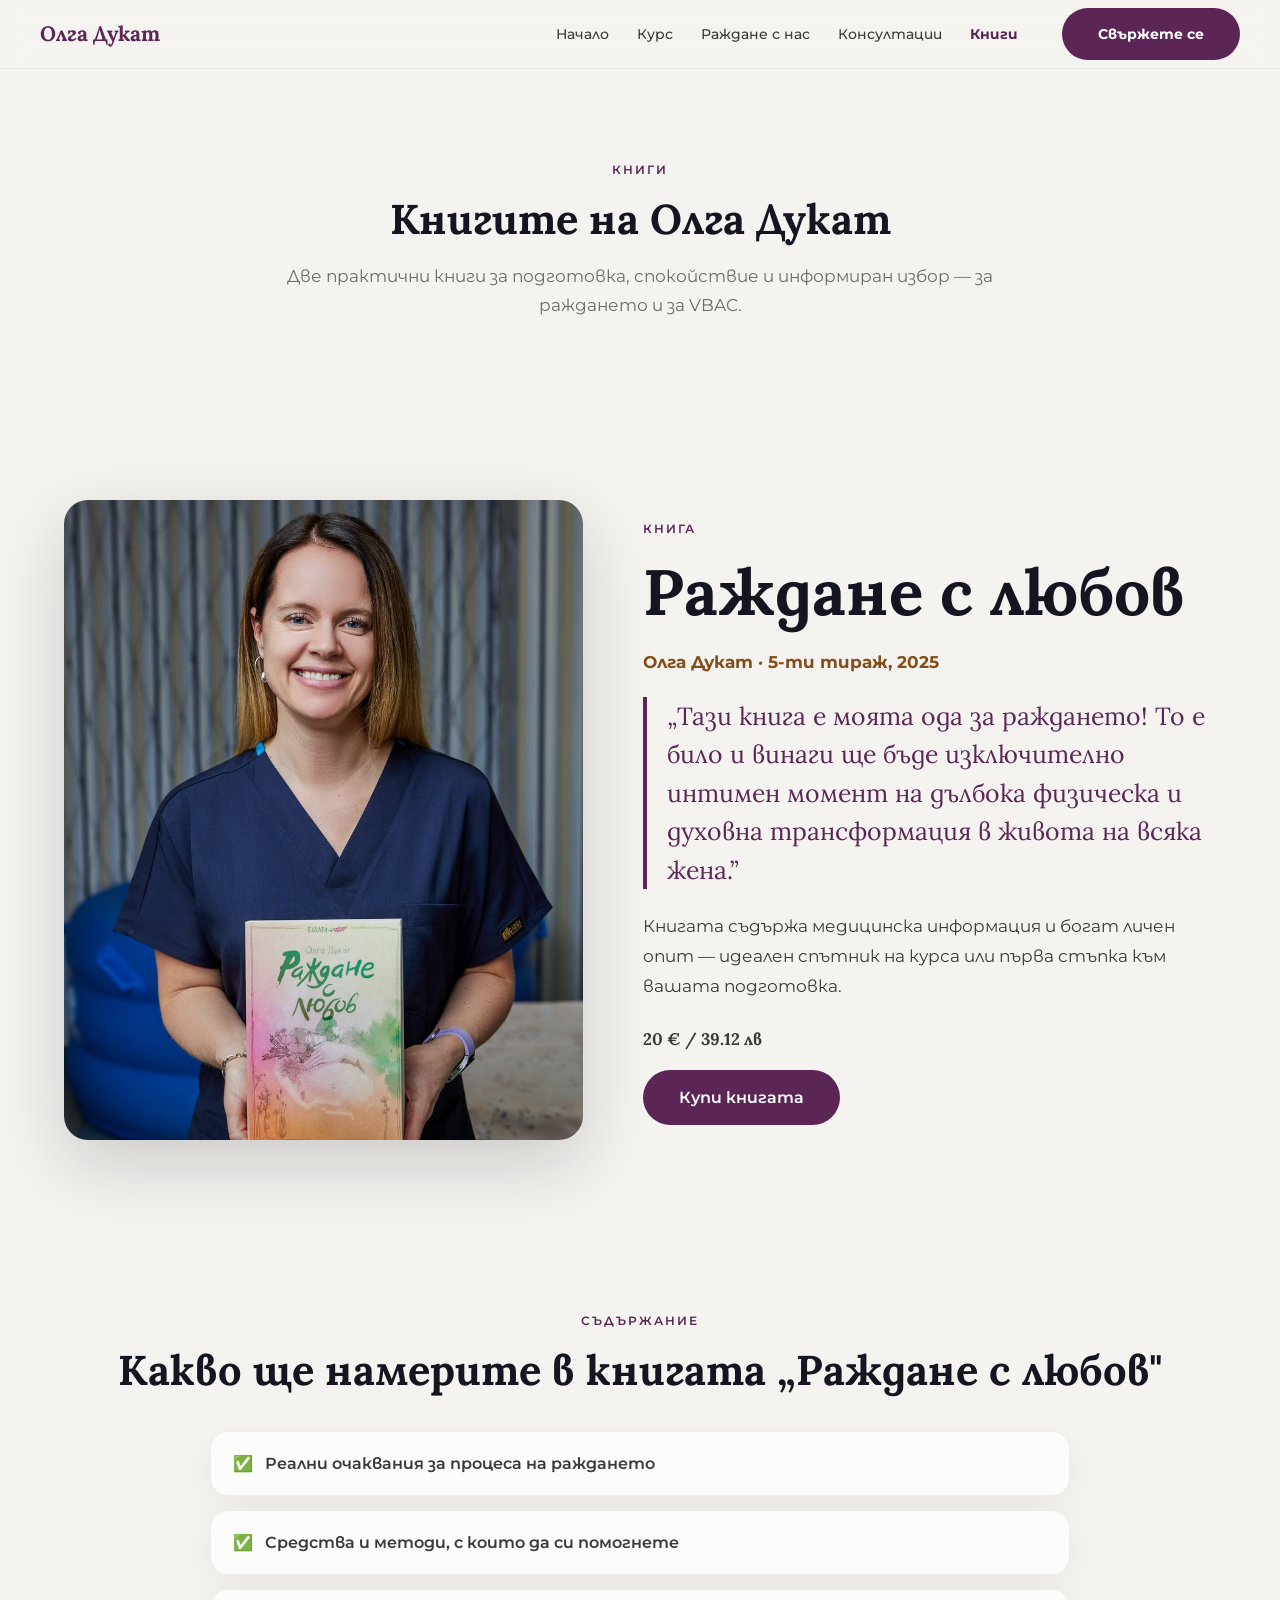
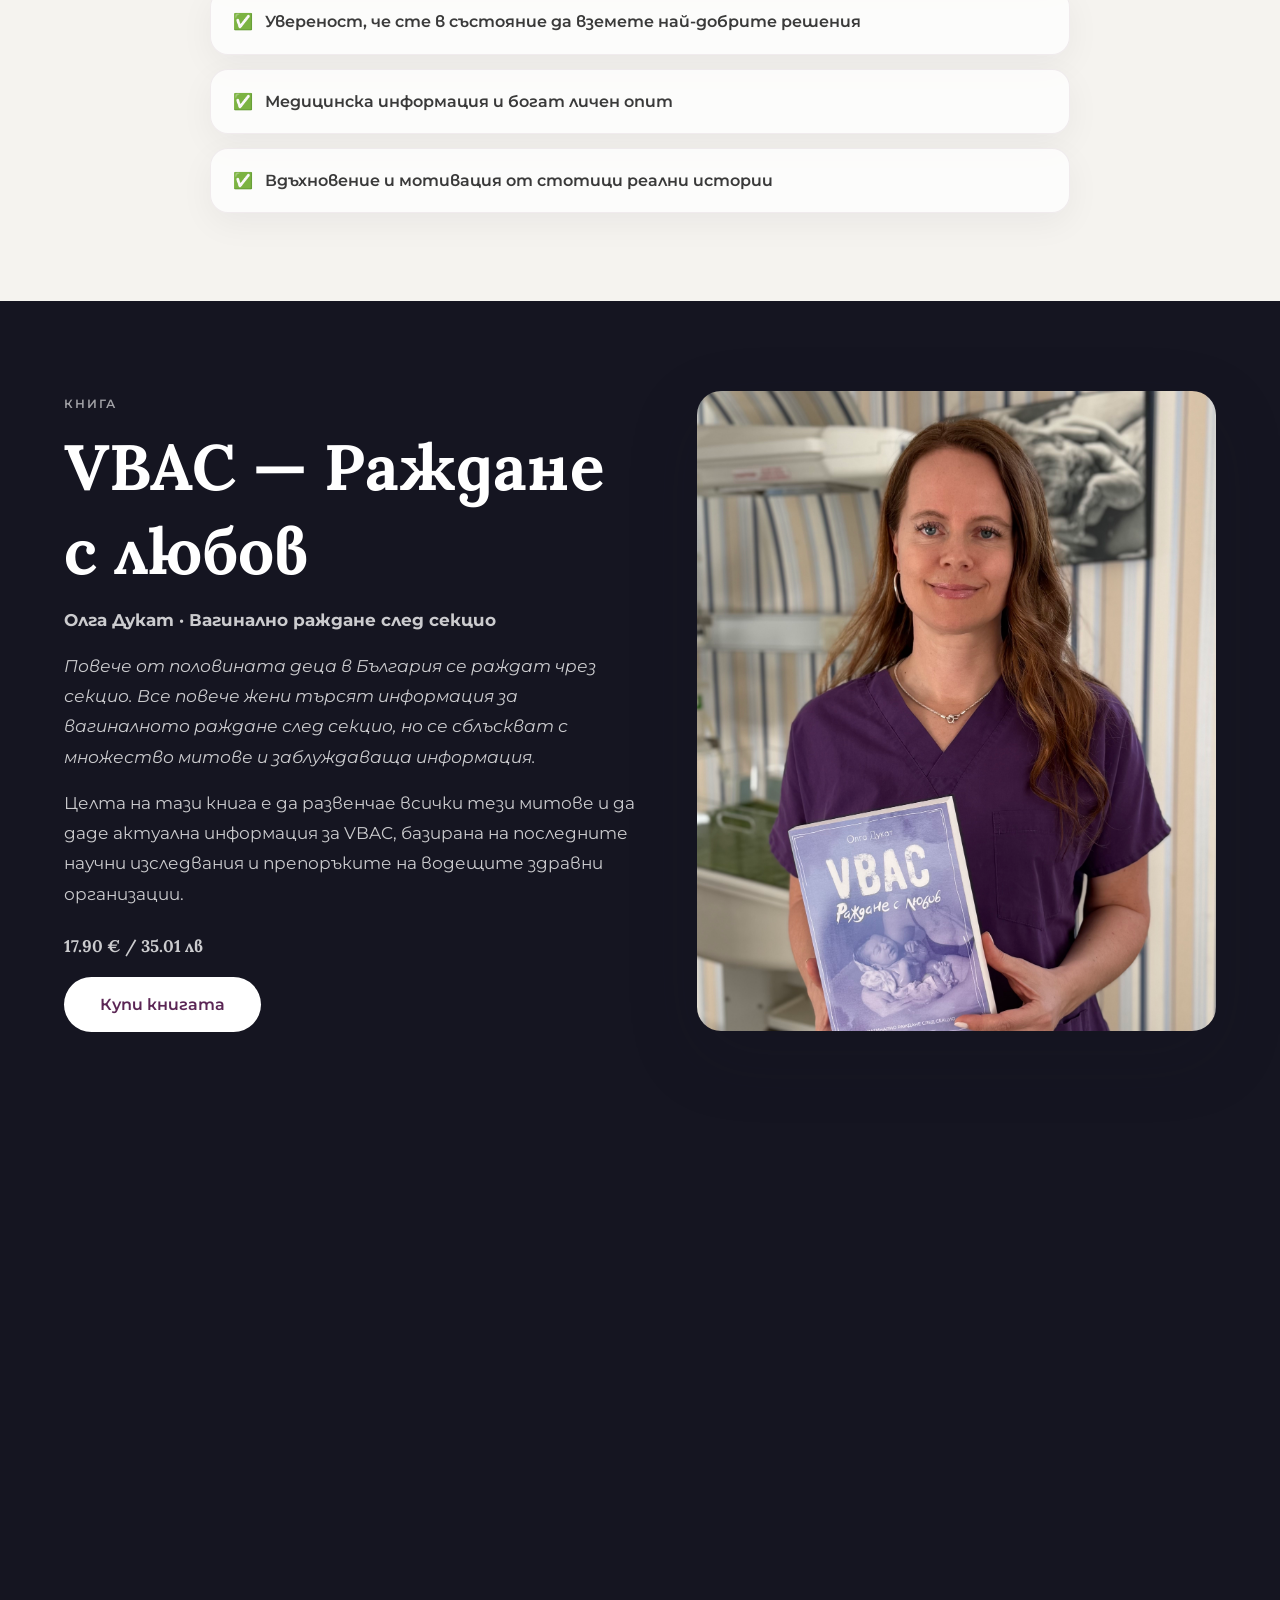
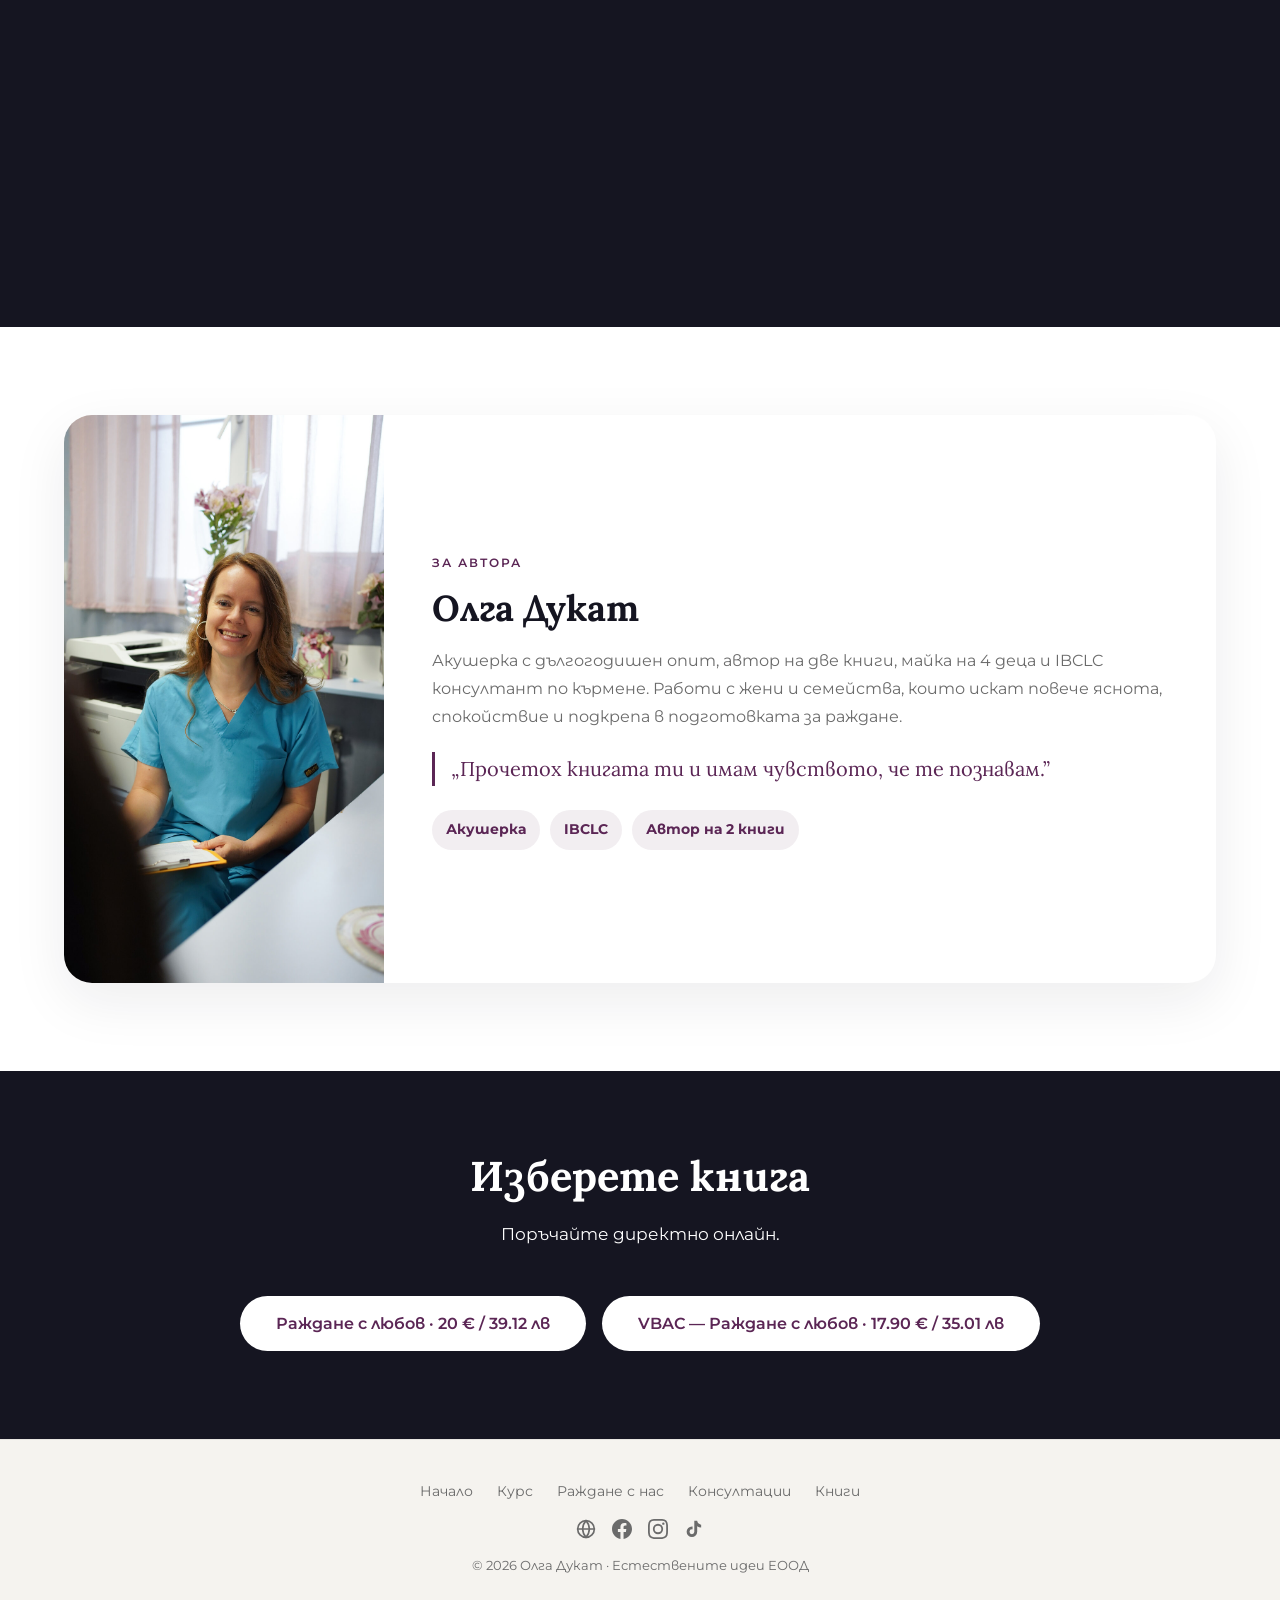
<file: knigi.html>
<!DOCTYPE html><html lang="bg"><head><title>Олга Дукат — Книги</title><meta name="description" content="Книгите на Олга Дукат — Раждане с любов и VBAC — Раждане с любов."><link rel="canonical" href="https://olgadukat.bg/knigi"><meta charset="UTF-8">
  <meta name="viewport" content="width=device-width, initial-scale=1.0">
  <meta name="author" content="Олга Дукат">
  <meta name="robots" content="index, follow">
  <link rel="icon" type="image/svg+xml" href="/favicon.svg">
  <link rel="icon" type="image/png" sizes="32x32" href="/favicon-32.png">
  <link rel="icon" type="image/png" sizes="192x192" href="/favicon-192.png">
  <link rel="apple-touch-icon" href="/apple-touch-icon.png">

  <!-- Social Preview -->
  <meta property="og:type" content="website">
  <meta property="og:title" content="Олга Дукат — Книги">
  <meta property="og:description" content="Книгите „Раждане с любов“ и „VBAC — Раждане с любов“ за информиран избор, спокойствие и подкрепа.">
  <meta property="og:image" content="https://olgadukat.bg/images/og-knigi.png">
  <meta property="og:image:width" content="1200">
  <meta property="og:image:height" content="630">
  <meta property="og:url" content="https://olgadukat.bg/knigi">
  <meta property="og:locale" content="bg_BG">
  <meta property="og:site_name" content="Олга Дукат">
  <meta name="twitter:card" content="summary_large_image">
  <meta name="twitter:title" content="Олга Дукат — Книги">
  <meta name="twitter:description" content="Книгите „Раждане с любов“ и „VBAC — Раждане с любов“ за информиран избор, спокойствие и подкрепа.">
  <meta name="twitter:image" content="https://olgadukat.bg/images/og-knigi.png">

  <link rel="preconnect" href="https://fonts.googleapis.com">
  <link rel="preconnect" href="https://fonts.gstatic.com" crossorigin>
  <link href="https://fonts.googleapis.com/css2?family=Lora:ital,wght@0,400;0,600;0,700;1,400&family=Montserrat:wght@300;400;500;600;700&subset=cyrillic,latin&subset=cyrillic&display=swap" rel="stylesheet">
  <link rel="stylesheet" href="styles.css?v=20260706a">
  <script defer src="https://cloud.umami.is/script.js" data-website-id="9b247d86-f370-465b-8cd5-beef59e167c4"></script></head><body>
<nav class="navbar">
  <div class="navbar__inner">
    <a href="/" class="navbar__logo">Олга Дукат</a>
    <button class="navbar__toggle" aria-label="Меню" id="navToggle">
      <span></span><span></span><span></span>
    </button>
    <div class="navbar__links" id="navLinks">
      <a href="/">Начало</a>
      <a href="/#program">Курс</a>
      <a href="/razhdane-s-nas">Раждане с нас</a>
      <a href="/konsultatsii">Консултации</a>
      <a href="/knigi" class="active">Книги</a>
      <div class="navbar__cta">
        <a href="#" class="btn btn--primary" onclick="openContactModal();return false;">Свържете се</a>
      </div>
    </div>
  </div>
</nav>
<main class="books-page books-page--sections">
  <section class="books-page__hero">
    <div class="container text-center">
      <span class="badge" data-animate="fade-up">КНИГИ</span>
      <h1 class="section-title" data-animate="fade-up">Книгите на Олга Дукат</h1>
      <div class="page-intro" data-animate="fade-up">Две практични книги за подготовка, спокойствие и информиран избор — за раждането и за VBAC.</div>
    </div>
  </section>

  <section class="book-feature book-feature--yellow" id="razhdane-s-lubov">
    <div class="container">
      <div class="book-feature__grid">
        <div class="book-feature__image" data-animate="fade-left"><img src="images/olga-5-book.jpg" alt="Олга Дукат с книгата Раждане с любов"></div>
        <div class="book-feature__content" data-animate="fade-right">
          <span class="badge">КНИГА</span>
          <h2>Раждане с любов</h2>
          <p class="book-feature__meta">Олга Дукат · 5-ти тираж, 2025</p>
          <blockquote>„Тази книга е моята ода за раждането! То е било и винаги ще бъде изключително интимен момент на дълбока физическа и духовна трансформация в живота на всяка жена.”</blockquote>
          <div>Книгата съдържа медицинска информация и богат личен опит — идеален спътник на курса или първа стъпка към вашата подготовка.</div>
          <div class="book-feature__price">20 € / 39.12 лв</div>
          <a href="https://buy.stripe.com/bJebJ01ET06jfIG3J22ZO02" class="btn btn--primary" target="_blank">Купи книгата</a>
        </div>
      </div>
    </div>
  </section>

  <section class="book-inside-block book-inside-block--yellow">
    <div class="container text-center">
      <span class="badge" data-animate="fade-up">СЪДЪРЖАНИЕ</span>
      <h2 class="section-title" data-animate="fade-up">Какво ще намерите в книгата „Раждане с любов&quot;</h2>
      <ul class="book-inside-list" data-stagger>
        <li data-animate="fade-up"><span>✅</span> Реални очаквания за процеса на раждането</li>
        <li data-animate="fade-up"><span>✅</span> Средства и методи, с които да си помогнете</li>
        <li data-animate="fade-up"><span>✅</span> Увереност, че сте в състояние да вземете най-добрите решения</li>
        <li data-animate="fade-up"><span>✅</span> Медицинска информация и богат личен опит</li>
        <li data-animate="fade-up"><span>✅</span> Вдъхновение и мотивация от стотици реални истории</li>
      </ul>
    </div>
  </section>

  <section class="book-feature book-feature--dark" id="vbac">
    <div class="container">
      <div class="book-feature__grid book-feature__grid--reverse">
        <div class="book-feature__content" data-animate="fade-left">
          <span class="badge badge--light">КНИГА</span>
          <h2>VBAC — Раждане с любов</h2>
          <p class="book-feature__meta">Олга Дукат · Вагинално раждане след секцио</p>
          <div class="book-feature__lead">Повече от половината деца в България се раждат чрез секцио. Все повече жени търсят информация за вагиналното раждане след секцио, но се сблъскват с множество митове и заблуждаваща информация.</div>
          <div>Целта на тази книга е да развенчае всички тези митове и да даде актуална информация за VBAC, базирана на последните научни изследвания и препоръките на водещите здравни организации.</div>
          <div class="book-feature__price">17.90 € / 35.01 лв</div>
          <a href="https://buy.stripe.com/fZu5kC83haKXeECfrK2ZO01" class="btn btn--white" target="_blank">Купи книгата</a>
        </div>
        <div class="book-feature__image" data-animate="fade-right"><img src="images/olga-vbac-book.jpg" alt="Олга Дукат с книгата VBAC — Раждане с любов"></div>
      </div>
    </div>
  </section>

  <section class="book-inside-block book-inside-block--dark">
    <div class="container text-center">
      <span class="badge badge--light" data-animate="fade-up">СЪДЪРЖАНИЕ</span>
      <h2 class="section-title" data-animate="fade-up">Какво ще намерите в книгата „VBAC — Раждане с любов&quot;</h2>
      <ul class="book-inside-list book-inside-list--dark" data-stagger>
        <li data-animate="fade-up"><span>✅</span> Актуална научна информация за VBAC</li>
        <li data-animate="fade-up"><span>✅</span> Развенчани митове за раждане след секцио</li>
        <li data-animate="fade-up"><span>✅</span> Препоръки на водещите здравни организации</li>
        <li data-animate="fade-up"><span>✅</span> Как да подготвите тялото и ума си за VBAC</li>
        <li data-animate="fade-up"><span>✅</span> Как да намерите подкрепа от специалисти и близки</li>
        <li data-animate="fade-up"><span>✅</span> Реални истории на жени, преминали успешно VBAC</li>
      </ul>
    </div>
  </section>

  <section class="books-author books-author--white" id="about">
    <div class="container">
      <div class="books-author__card" data-animate="fade-up">
        <img src="images/olga-author-new.jpg" alt="Олга Дукат" class="books-author__photo">
        <div class="books-author__content">
          <span class="badge">ЗА АВТОРА</span>
          <h2>Олга Дукат</h2>
          <div>Акушерка с дългогодишен опит, автор на две книги, майка на 4 деца и IBCLC консултант по кърмене. Работи с жени и семейства, които искат повече яснота, спокойствие и подкрепа в подготовката за раждане.</div>
          <blockquote class="books-author__quote">„Прочетох книгата ти и имам чувството, че те познавам.”</blockquote>
          <div class="books-author__tags">
            <span>Акушерка</span>
            <span>IBCLC</span>
            <span>Автор на 2 книги</span>
          </div>
        </div>
      </div>
    </div>
  </section>

  <section class="books-buy-cta" data-animate="zoom-in">
    <div class="container text-center">
      <h2 class="section-title">Изберете книга</h2>
      <div class="section-subtitle">Поръчайте директно онлайн.</div>
      <div class="books-buy-cta__buttons">
        <a href="https://buy.stripe.com/bJebJ01ET06jfIG3J22ZO02" class="btn btn--white" target="_blank">Раждане с любов · 20 € / 39.12 лв</a>
        <a href="https://buy.stripe.com/fZu5kC83haKXeECfrK2ZO01" class="btn btn--white" target="_blank">VBAC — Раждане с любов · 17.90 € / 35.01 лв</a>
      </div>
    </div>
  </section>
</main>
<footer class="footer">
  <div class="container">
    <div class="footer__links">
      <a href="/">Начало</a>
      <a href="/#program">Курс</a>
      <a href="/razhdane-s-nas">Раждане с нас</a>
      <a href="/konsultatsii">Консултации</a>
      <a href="/knigi">Книги</a>
    </div>
    <div class="footer__social">
      <a href="https://www.olgadukat.com/" target="_blank" title="Блог">
        <svg width="20" height="20" viewBox="0 0 24 24" fill="none" stroke="currentColor" stroke-width="2" stroke-linecap="round" stroke-linejoin="round"><circle cx="12" cy="12" r="10"/><line x1="2" y1="12" x2="22" y2="12"/><path d="M12 2a15.3 15.3 0 0 1 4 10 15.3 15.3 0 0 1-4 10 15.3 15.3 0 0 1-4-10 15.3 15.3 0 0 1 4-10z"/></svg>
      </a>
      <a href="https://www.facebook.com/olga.dukat/" target="_blank" title="Facebook">
        <svg width="20" height="20" viewBox="0 0 24 24" fill="currentColor"><path d="M24 12.073c0-6.627-5.373-12-12-12s-12 5.373-12 12c0 5.99 4.388 10.954 10.125 11.854v-8.385H7.078v-3.47h3.047V9.43c0-3.007 1.792-4.669 4.533-4.669 1.312 0 2.686.235 2.686.235v2.953H15.83c-1.491 0-1.956.925-1.956 1.874v2.25h3.328l-.532 3.47h-2.796v8.385C19.612 23.027 24 18.062 24 12.073z"/></svg>
      </a>
      <a href="https://www.instagram.com/olgadukat/" target="_blank" title="Instagram">
        <svg width="20" height="20" viewBox="0 0 24 24" fill="currentColor"><path d="M12 2.163c3.204 0 3.584.012 4.85.07 3.252.148 4.771 1.691 4.919 4.919.058 1.265.069 1.645.069 4.849 0 3.205-.012 3.584-.069 4.849-.149 3.225-1.664 4.771-4.919 4.919-1.266.058-1.644.07-4.85.07-3.204 0-3.584-.012-4.849-.07-3.26-.149-4.771-1.699-4.919-4.92-.058-1.265-.07-1.644-.07-4.849 0-3.204.013-3.583.07-4.849.149-3.227 1.664-4.771 4.919-4.919 1.266-.057 1.645-.069 4.849-.069zM12 0C8.741 0 8.333.014 7.053.072 2.695.272.273 2.69.073 7.052.014 8.333 0 8.741 0 12c0 3.259.014 3.668.072 4.948.2 4.358 2.618 6.78 6.98 6.98C8.333 23.986 8.741 24 12 24c3.259 0 3.668-.014 4.948-.072 4.354-.2 6.782-2.618 6.979-6.98.059-1.28.073-1.689.073-4.948 0-3.259-.014-3.667-.072-4.947-.196-4.354-2.617-6.78-6.979-6.98C16.67.014 16.259 0 12 0zm0 5.838a6.162 6.162 0 100 12.324 6.162 6.162 0 000-12.324zM12 16a4 4 0 110-8 4 4 0 010 8zm6.406-11.845a1.44 1.44 0 100 2.881 1.44 1.44 0 000-2.881z"/></svg>
      </a>
      <a href="https://www.tiktok.com/@olga.dukat" target="_blank" title="TikTok">
        <svg width="20" height="20" viewBox="0 0 24 24" fill="currentColor"><path d="M19.59 6.69a4.83 4.83 0 01-3.77-4.25V2h-3.45v13.67a2.89 2.89 0 01-2.88 2.5 2.89 2.89 0 01-2.89-2.89 2.89 2.89 0 012.89-2.89c.28 0 .54.04.79.1v-3.5a6.37 6.37 0 00-.79-.05A6.34 6.34 0 003.15 15.2a6.34 6.34 0 006.34 6.34 6.34 6.34 0 006.34-6.34V8.73a8.19 8.19 0 004.76 1.52V6.8a4.84 4.84 0 01-1-.11z"/></svg>
      </a>
    </div>
    <p class="footer__copy">© 2026 Олга Дукат · Естествените идеи ЕООД</p>
  </div>
</footer><div id="contactModal" class="contact-modal" onclick="if(event.target===this)closeContactModal()">
  <div class="contact-modal__box contact-modal__box--wide">
    <button class="contact-modal__close" onclick="closeContactModal()" aria-label="Затвори">&times;</button>
    <h3>Свържете се с нас</h3>
    <div class="contact-list">
      <a href="mailto:olga.dukat.midwife@gmail.com" class="contact-row">
        <span class="contact-row__icon contact-row__icon--mail" aria-hidden="true"><svg viewBox="0 0 24 24" width="22" height="22" fill="none" stroke="currentColor" stroke-width="2" stroke-linecap="round" stroke-linejoin="round"><rect x="3" y="5" width="18" height="14" rx="2"/><path d="M3 7l9 6 9-6"/></svg></span>
        <span class="contact-row__text">olga.dukat.midwife@gmail.com</span>
      </a>
      <a href="https://www.instagram.com/olgadukat/" target="_blank" class="contact-row">
        <span class="contact-row__icon contact-row__icon--svg" aria-hidden="true"><svg viewBox="0 0 24 24" width="22" height="22" fill="currentColor"><path d="M12 2.163c3.204 0 3.584.012 4.85.07 3.252.148 4.771 1.691 4.919 4.919.058 1.265.069 1.645.069 4.849 0 3.205-.012 3.584-.069 4.849-.149 3.225-1.664 4.771-4.919 4.919-1.266.058-1.644.07-4.85.07-3.204 0-3.584-.012-4.849-.07-3.26-.149-4.771-1.699-4.919-4.92-.058-1.265-.07-1.644-.07-4.849 0-3.204.013-3.583.07-4.849.149-3.227 1.664-4.771 4.919-4.919 1.266-.057 1.645-.069 4.849-.069zM12 0C8.741 0 8.333.014 7.053.072 2.695.272.273 2.69.073 7.052.014 8.333 0 8.741 0 12c0 3.259.014 3.668.072 4.948.2 4.358 2.618 6.78 6.98 6.98C8.333 23.986 8.741 24 12 24c3.259 0 3.668-.014 4.948-.072 4.354-.2 6.782-2.618 6.979-6.98.059-1.28.073-1.689.073-4.948 0-3.259-.014-3.667-.072-4.947-.196-4.354-2.617-6.78-6.979-6.98C16.67.014 16.259 0 12 0zm0 5.838a6.162 6.162 0 100 12.324 6.162 6.162 0 000-12.324zM12 16a4 4 0 110-8 4 4 0 010 8zm6.406-11.845a1.44 1.44 0 100 2.881 1.44 1.44 0 000-2.881z"/></svg></span>
        <span class="contact-row__text">instagram.com/olgadukat</span>
      </a>
      <a href="https://www.facebook.com/olga.dukat/" target="_blank" class="contact-row">
        <span class="contact-row__icon contact-row__icon--facebook">f</span>
        <span class="contact-row__text">facebook.com/olga.dukat</span>
      </a>
      <button type="button" class="contact-row contact-row--button" data-phone="+359 89 999 1264" onclick="copyPhoneNumber(this)" aria-label="Копирай телефона">
        <span class="contact-row__icon contact-row__icon--phone" aria-hidden="true"><svg viewBox="0 0 24 24" width="22" height="22" fill="none" stroke="currentColor" stroke-width="2" stroke-linecap="round" stroke-linejoin="round"><path d="M22 16.92v3a2 2 0 0 1-2.18 2 19.79 19.79 0 0 1-8.63-3.07 19.5 19.5 0 0 1-6-6A19.79 19.79 0 0 1 2.12 4.18 2 2 0 0 1 4.11 2h3a2 2 0 0 1 2 1.72c.13.96.36 1.9.7 2.81a2 2 0 0 1-.45 2.11L8.09 9.91a16 16 0 0 0 6 6l1.27-1.27a2 2 0 0 1 2.11-.45c.91.34 1.85.57 2.81.7A2 2 0 0 1 22 16.92z"/></svg></span>
        <span class="contact-row__text">+359 89 999 1264</span>
      </button>
    </div>
  </div>
</div><script>
function openContactModal() { document.getElementById('contactModal').classList.add('active'); }
function closeContactModal() { document.getElementById('contactModal').classList.remove('active'); }
function copyPhoneNumber(button) {
  const phone = button.dataset.phone;
  const text = button.querySelector('.contact-row__text');
  const original = text.textContent;
  const showCopied = () => {
    text.textContent = 'Копирано: ' + phone;
    window.setTimeout(() => { text.textContent = original; }, 1600);
  };
  if (navigator.clipboard && window.isSecureContext) {
    navigator.clipboard.writeText(phone).then(showCopied, () => fallbackCopyPhone(phone, showCopied));
  } else {
    fallbackCopyPhone(phone, showCopied);
  }
}
function fallbackCopyPhone(phone, done) {
  const input = document.createElement('input');
  input.value = phone;
  input.style.position = 'fixed';
  input.style.opacity = '0';
  document.body.appendChild(input);
  input.select();
  document.execCommand('copy');
  input.remove();
  done();
}
const toggle = document.getElementById('navToggle');
const links = document.getElementById('navLinks');
if (toggle && links) {
  toggle.addEventListener('click', () => links.classList.toggle('active'));
  links.querySelectorAll('a').forEach(a => a.addEventListener('click', () => links.classList.remove('active')));
}

(function() {
  const els = document.querySelectorAll('[data-animate]');
  document.querySelectorAll('[data-stagger]').forEach(p => {
    p.querySelectorAll('[data-animate]').forEach((c, i) => c.style.setProperty('--stagger-index', i));
  });
  const obs = new IntersectionObserver(entries => {
    entries.forEach(e => { if (e.isIntersecting) { e.target.classList.add('is-visible'); obs.unobserve(e.target); } });
  }, { threshold: 0.12, rootMargin: '0px 0px -40px 0px' });
  els.forEach(el => obs.observe(el));
})();
(function() {
  const nav = document.querySelector('.navbar');
  let t = false;
  window.addEventListener('scroll', () => { if (!t) { requestAnimationFrame(() => { nav.classList.toggle('navbar--scrolled', window.scrollY > 60); t = false; }); t = true; } });
})();
</script></body></html>
</file>
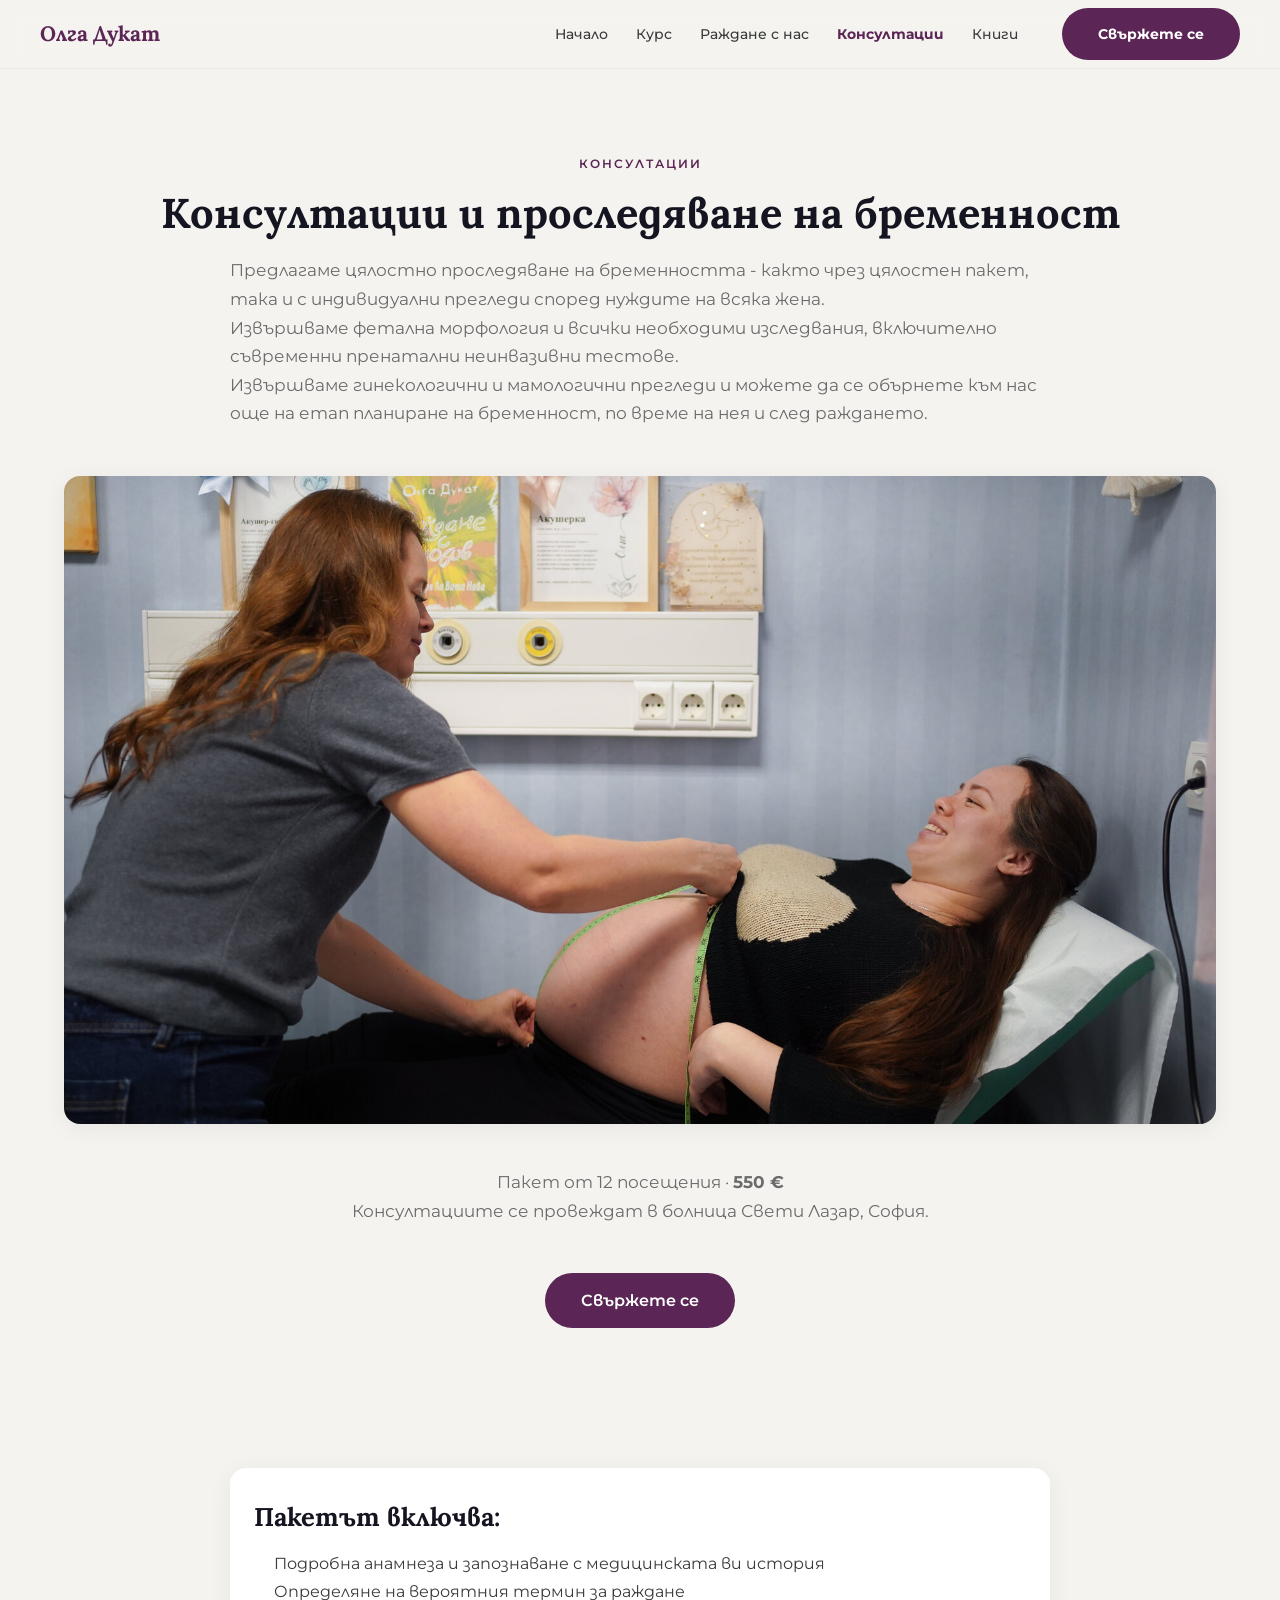
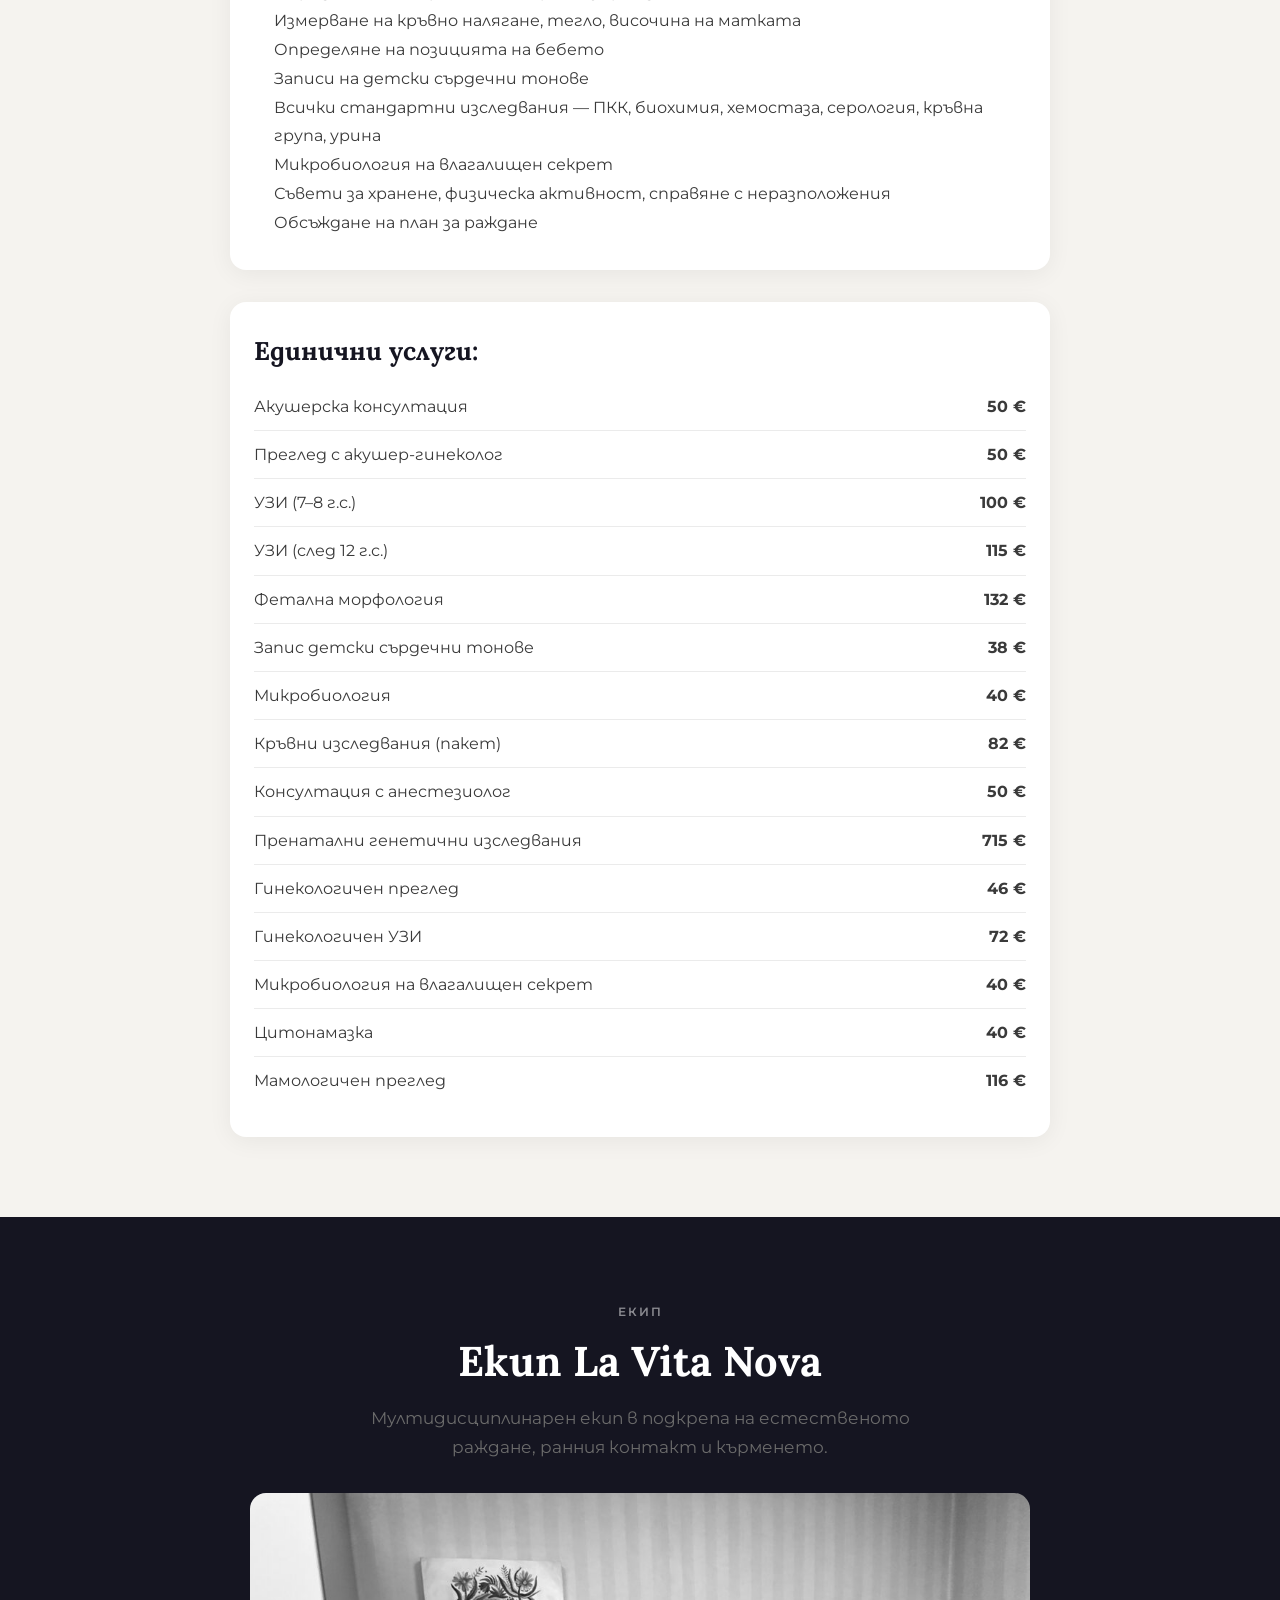
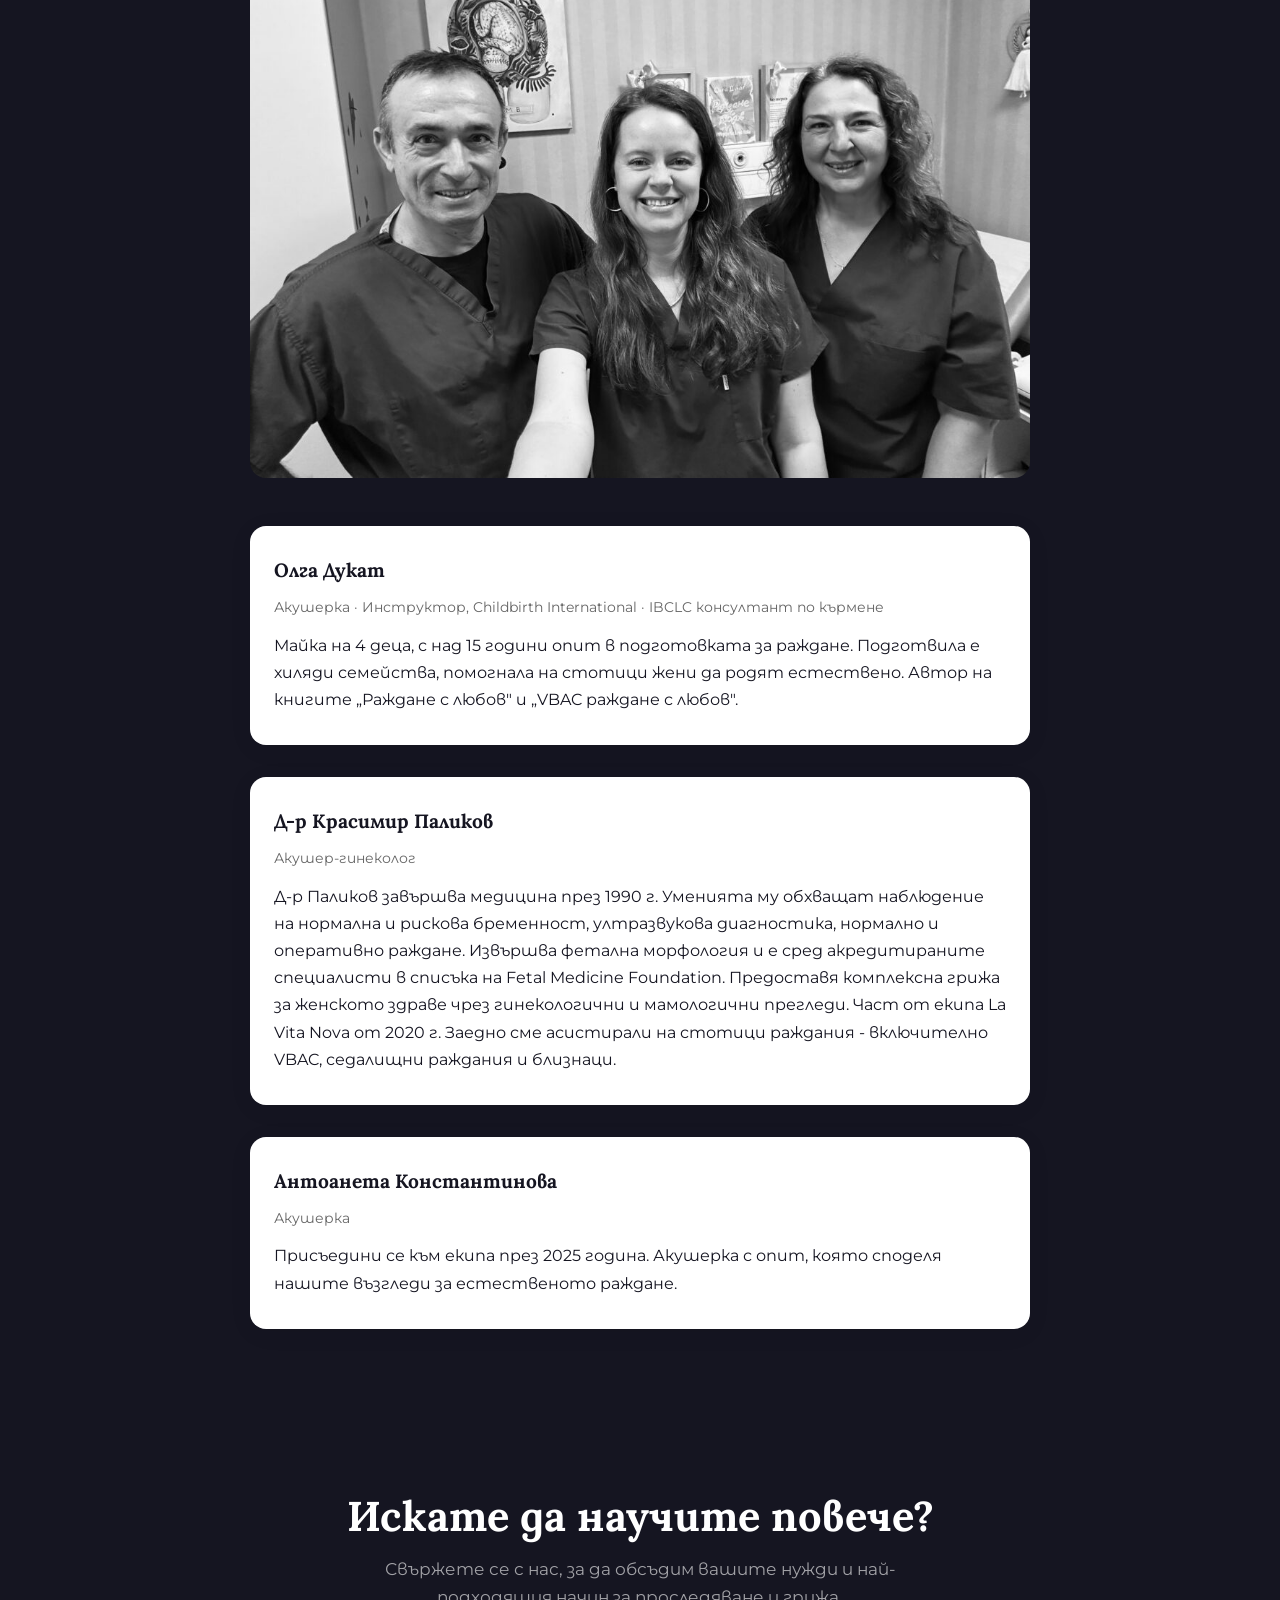
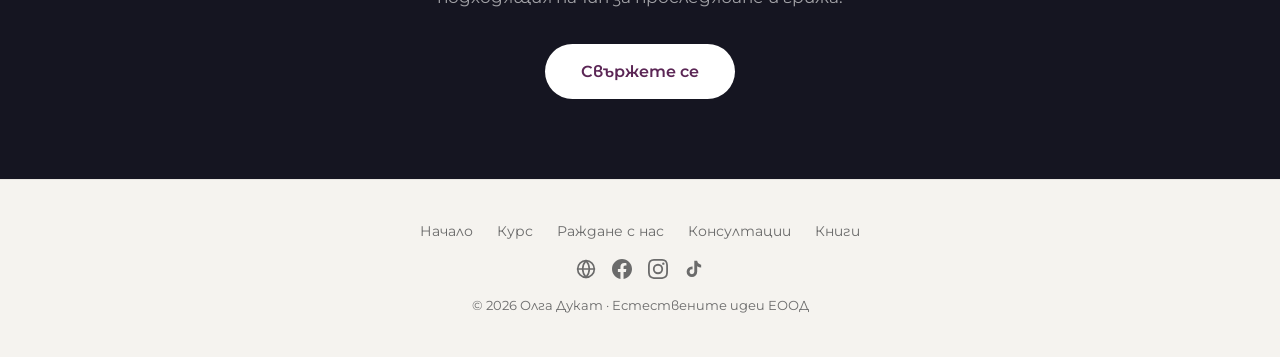
<file: konsultatsii.html>
<!DOCTYPE html><html lang="bg"><head><title>Олга Дукат — Консултации</title><meta name="description" content="Проследяване на бременност и единични услуги с Олга Дукат в болница Свети Лазар, София."><link rel="canonical" href="https://olgadukat.bg/konsultatsii"><meta charset="UTF-8">
  <meta name="viewport" content="width=device-width, initial-scale=1.0">
  <meta name="author" content="Олга Дукат">
  <meta name="robots" content="index, follow">
  <link rel="icon" type="image/svg+xml" href="/favicon.svg">
  <link rel="icon" type="image/png" sizes="32x32" href="/favicon-32.png">
  <link rel="icon" type="image/png" sizes="192x192" href="/favicon-192.png">
  <link rel="apple-touch-icon" href="/apple-touch-icon.png">

  <!-- Social Preview -->
  <meta property="og:type" content="website">
  <meta property="og:title" content="Олга Дукат — Консултации">
  <meta property="og:description" content="Проследяване на бременност, фетална морфология, индивидуални прегледи и грижа за женското здраве.">
  <meta property="og:image" content="https://olgadukat.bg/images/og-konsultatsii.png">
  <meta property="og:image:width" content="1200">
  <meta property="og:image:height" content="630">
  <meta property="og:url" content="https://olgadukat.bg/konsultatsii">
  <meta property="og:locale" content="bg_BG">
  <meta property="og:site_name" content="Олга Дукат">
  <meta name="twitter:card" content="summary_large_image">
  <meta name="twitter:title" content="Олга Дукат — Консултации">
  <meta name="twitter:description" content="Проследяване на бременност, фетална морфология, индивидуални прегледи и грижа за женското здраве.">
  <meta name="twitter:image" content="https://olgadukat.bg/images/og-konsultatsii.png">

  <link rel="preconnect" href="https://fonts.googleapis.com">
  <link rel="preconnect" href="https://fonts.gstatic.com" crossorigin>
  <link href="https://fonts.googleapis.com/css2?family=Lora:ital,wght@0,400;0,600;0,700;1,400&family=Montserrat:wght@300;400;500;600;700&subset=cyrillic,latin&subset=cyrillic&display=swap" rel="stylesheet">
  <link rel="stylesheet" href="styles.css?v=20260706a">
  <script defer src="https://cloud.umami.is/script.js" data-website-id="9b247d86-f370-465b-8cd5-beef59e167c4"></script></head><body>
<nav class="navbar">
  <div class="navbar__inner">
    <a href="/" class="navbar__logo">Олга Дукат</a>
    <button class="navbar__toggle" aria-label="Меню" id="navToggle">
      <span></span><span></span><span></span>
    </button>
    <div class="navbar__links" id="navLinks">
      <a href="/">Начало</a>
      <a href="/#program">Курс</a>
      <a href="/razhdane-s-nas">Раждане с нас</a>
      <a href="/konsultatsii" class="active">Консултации</a>
      <a href="/knigi">Книги</a>
      <div class="navbar__cta">
        <a href="#" class="btn btn--primary" onclick="openContactModal();return false;">Свържете се</a>
      </div>
    </div>
  </div>
</nav>
<section class="book-hero"><div class="container text-center"><span class="badge" data-animate="fade-up">КОНСУЛТАЦИИ</span><h1 class="section-title" data-animate="fade-up">Консултации и проследяване на бременност</h1><div class="page-intro" style="max-width: 820px; text-align: left;" data-animate="fade-up"><p>Предлагаме цялостно проследяване на бременността - както чрез цялостен пакет, така и с индивидуални прегледи според нуждите на всяка жена.</p>
<p>Извършваме фетална морфология и всички необходими изследвания, включително съвременни пренатални неинвазивни тестове.</p>
<p>Извършваме гинекологични и мамологични прегледи и можете да се обърнете към нас още на етап планиране на бременност, по време на нея и след раждането.</p>
</div><img src="images/consultations-pregnancy.jpg" alt="Проследяване на бременност" class="consultations-hero-photo" data-animate="fade-up"><p class="page-intro" style="margin-top:24px;" data-animate="fade-up">Пакет от 12 посещения · <strong>550 €</strong><br>Консултациите се провеждат в болница Свети Лазар, София.</p><a href="#" class="btn btn--primary" data-animate="fade-up" onclick="openContactModal();return false;">Свържете се</a></div></section>
<section class="section-light" style="padding:80px 0;"><div class="container"><div style="max-width:820px;margin:0 auto;">
<div class="testimonial-card" data-animate="fade-up" style="margin-bottom:32px;"><h2 class="section-title" style="font-size:1.6rem;">Пакетът включва:</h2><ul style="padding-left:20px;line-height:1.8;color:var(--text);"><li>Подробна анамнеза и запознаване с медицинската ви история</li><li>Определяне на вероятния термин за раждане</li><li>Измерване на кръвно налягане, тегло, височина на матката</li><li>Определяне на позицията на бебето</li><li>Записи на детски сърдечни тонове</li><li>Всички стандартни изследвания — ПКК, биохимия, хемостаза, серология, кръвна група, урина</li><li>Микробиология на влагалищен секрет</li><li>Съвети за хранене, физическа активност, справяне с неразположения</li><li>Обсъждане на план за раждане</li></ul></div>
<div class="testimonial-card" data-animate="fade-up"><h2 class="section-title" style="font-size:1.6rem;">Единични услуги:</h2><ul class="service-list"><li><span>Акушерска консултация</span><strong>50 €</strong></li><li><span>Преглед с акушер-гинеколог</span><strong>50 €</strong></li><li><span>УЗИ (7–8 г.с.)</span><strong>100 €</strong></li><li><span>УЗИ (след 12 г.с.)</span><strong>115 €</strong></li><li><span>Фетална морфология</span><strong>132 €</strong></li><li><span>Запис детски сърдечни тонове</span><strong>38 €</strong></li><li><span>Микробиология</span><strong>40 €</strong></li><li><span>Кръвни изследвания (пакет)</span><strong>82 €</strong></li><li><span>Консултация с анестезиолог</span><strong>50 €</strong></li><li><span>Пренатални генетични изследвания</span><strong>715 €</strong></li><li><span>Гинекологичен преглед</span><strong>46 €</strong></li><li><span>Гинекологичен УЗИ</span><strong>72 €</strong></li><li><span>Микробиология на влагалищен секрет</span><strong>40 €</strong></li><li><span>Цитонамазка</span><strong>40 €</strong></li><li><span>Мамологичен преглед</span><strong>116 €</strong></li></ul></div>
</div></div></section>
<!-- ЕКИП -->
<section class="about" id="team" style="padding: 80px 0;">
  <div class="container">
    <div class="text-center">
      <span class="badge" data-animate="fade-up">ЕКИП</span>
      <h2 class="section-title" data-animate="fade-up">Екип La Vita Nova</h2>
      <p class="section-subtitle" data-animate="fade-up" style="margin-bottom: 32px;">Мултидисциплинарен екип в подкрепа на естественото раждане, ранния контакт и кърменето.</p>
      <img src="images/team-lavitanova.jpg" alt="Екип La Vita Nova" data-animate="fade-up" style="width: 100%; max-width: 780px; border-radius: 16px; margin: 0 auto 48px; display: block;">
    </div>

    <div style="max-width: 780px; margin: 0 auto;">
      <div class="testimonial-card" data-animate="fade-up" style="margin-bottom: 32px; color: #151521;">
        <h3 style="font-family: 'Lora', serif; font-size: 1.2rem; margin-bottom: 12px; color: #151521;">Олга Дукат</h3>
        <p style="color: #666; margin-bottom: 12px; font-size: 0.9rem;">Акушерка · Инструктор, Childbirth International · IBCLC консултант по кърмене</p>
        <div style="line-height: 1.7; color: #151521;">Майка на 4 деца, с над 15 години опит в подготовката за раждане. Подготвила е хиляди семейства, помогнала на стотици жени да родят естествено. Автор на книгите „Раждане с любов" и „VBAC раждане с любов".</div>
      </div>
      <div class="testimonial-card" data-animate="fade-up" style="margin-bottom: 32px; color: #151521;">
        <h3 style="font-family: 'Lora', serif; font-size: 1.2rem; margin-bottom: 12px; color: #151521;">Д-р Красимир Паликов</h3>
        <p style="color: #666; margin-bottom: 12px; font-size: 0.9rem;">Акушер-гинеколог</p>
        <div style="line-height: 1.7; color: #151521;">Д-р Паликов завършва медицина през 1990 г. Уменията му обхващат наблюдение на нормална и рискова бременност, ултразвукова диагностика, нормално и оперативно раждане. Извършва фетална морфология и е сред акредитираните специалисти в списъка на Fetal Medicine Foundation. Предоставя комплексна грижа за женското здраве чрез гинекологични и мамологични прегледи. Част от екипа La Vita Nova от 2020 г. Заедно сме асистирали на стотици раждания - включително VBAC, седалищни раждания и близнаци.</div>
      </div>
      <div class="testimonial-card" data-animate="fade-up" style="color: #151521;">
        <h3 style="font-family: 'Lora', serif; font-size: 1.2rem; margin-bottom: 12px; color: #151521;">Антоанета Константинова</h3>
        <p style="color: #666; margin-bottom: 12px; font-size: 0.9rem;">Акушерка</p>
        <div style="line-height: 1.7; color: #151521;">Присъедини се към екипа през 2025 година. Акушерка с опит, която споделя нашите възгледи за естественото раждане.</div>
      </div>
    </div>
  </div>
</section>
<section class="final-cta" data-animate="zoom-in"><div class="container"><h2 class="section-title">Искате да научите повече?</h2><div class="section-subtitle">Свържете се с нас, за да обсъдим вашите нужди и най-подходящия начин за проследяване и грижа.</div><a href="#" class="btn btn--white" onclick="openContactModal();return false;">Свържете се</a></div></section>
<footer class="footer">
  <div class="container">
    <div class="footer__links">
      <a href="/">Начало</a>
      <a href="/#program">Курс</a>
      <a href="/razhdane-s-nas">Раждане с нас</a>
      <a href="/konsultatsii">Консултации</a>
      <a href="/knigi">Книги</a>
    </div>
    <div class="footer__social">
      <a href="https://www.olgadukat.com/" target="_blank" title="Блог">
        <svg width="20" height="20" viewBox="0 0 24 24" fill="none" stroke="currentColor" stroke-width="2" stroke-linecap="round" stroke-linejoin="round"><circle cx="12" cy="12" r="10"/><line x1="2" y1="12" x2="22" y2="12"/><path d="M12 2a15.3 15.3 0 0 1 4 10 15.3 15.3 0 0 1-4 10 15.3 15.3 0 0 1-4-10 15.3 15.3 0 0 1 4-10z"/></svg>
      </a>
      <a href="https://www.facebook.com/olga.dukat/" target="_blank" title="Facebook">
        <svg width="20" height="20" viewBox="0 0 24 24" fill="currentColor"><path d="M24 12.073c0-6.627-5.373-12-12-12s-12 5.373-12 12c0 5.99 4.388 10.954 10.125 11.854v-8.385H7.078v-3.47h3.047V9.43c0-3.007 1.792-4.669 4.533-4.669 1.312 0 2.686.235 2.686.235v2.953H15.83c-1.491 0-1.956.925-1.956 1.874v2.25h3.328l-.532 3.47h-2.796v8.385C19.612 23.027 24 18.062 24 12.073z"/></svg>
      </a>
      <a href="https://www.instagram.com/olgadukat/" target="_blank" title="Instagram">
        <svg width="20" height="20" viewBox="0 0 24 24" fill="currentColor"><path d="M12 2.163c3.204 0 3.584.012 4.85.07 3.252.148 4.771 1.691 4.919 4.919.058 1.265.069 1.645.069 4.849 0 3.205-.012 3.584-.069 4.849-.149 3.225-1.664 4.771-4.919 4.919-1.266.058-1.644.07-4.85.07-3.204 0-3.584-.012-4.849-.07-3.26-.149-4.771-1.699-4.919-4.92-.058-1.265-.07-1.644-.07-4.849 0-3.204.013-3.583.07-4.849.149-3.227 1.664-4.771 4.919-4.919 1.266-.057 1.645-.069 4.849-.069zM12 0C8.741 0 8.333.014 7.053.072 2.695.272.273 2.69.073 7.052.014 8.333 0 8.741 0 12c0 3.259.014 3.668.072 4.948.2 4.358 2.618 6.78 6.98 6.98C8.333 23.986 8.741 24 12 24c3.259 0 3.668-.014 4.948-.072 4.354-.2 6.782-2.618 6.979-6.98.059-1.28.073-1.689.073-4.948 0-3.259-.014-3.667-.072-4.947-.196-4.354-2.617-6.78-6.979-6.98C16.67.014 16.259 0 12 0zm0 5.838a6.162 6.162 0 100 12.324 6.162 6.162 0 000-12.324zM12 16a4 4 0 110-8 4 4 0 010 8zm6.406-11.845a1.44 1.44 0 100 2.881 1.44 1.44 0 000-2.881z"/></svg>
      </a>
      <a href="https://www.tiktok.com/@olga.dukat" target="_blank" title="TikTok">
        <svg width="20" height="20" viewBox="0 0 24 24" fill="currentColor"><path d="M19.59 6.69a4.83 4.83 0 01-3.77-4.25V2h-3.45v13.67a2.89 2.89 0 01-2.88 2.5 2.89 2.89 0 01-2.89-2.89 2.89 2.89 0 012.89-2.89c.28 0 .54.04.79.1v-3.5a6.37 6.37 0 00-.79-.05A6.34 6.34 0 003.15 15.2a6.34 6.34 0 006.34 6.34 6.34 6.34 0 006.34-6.34V8.73a8.19 8.19 0 004.76 1.52V6.8a4.84 4.84 0 01-1-.11z"/></svg>
      </a>
    </div>
    <p class="footer__copy">© 2026 Олга Дукат · Естествените идеи ЕООД</p>
  </div>
</footer><div id="contactModal" class="contact-modal" onclick="if(event.target===this)closeContactModal()">
  <div class="contact-modal__box contact-modal__box--wide">
    <button class="contact-modal__close" onclick="closeContactModal()" aria-label="Затвори">&times;</button>
    <h3>Свържете се с нас</h3>
    <div class="contact-list">
      <a href="mailto:olga.dukat.midwife@gmail.com" class="contact-row">
        <span class="contact-row__icon contact-row__icon--mail" aria-hidden="true"><svg viewBox="0 0 24 24" width="22" height="22" fill="none" stroke="currentColor" stroke-width="2" stroke-linecap="round" stroke-linejoin="round"><rect x="3" y="5" width="18" height="14" rx="2"/><path d="M3 7l9 6 9-6"/></svg></span>
        <span class="contact-row__text">olga.dukat.midwife@gmail.com</span>
      </a>
      <a href="https://www.instagram.com/olgadukat/" target="_blank" class="contact-row">
        <span class="contact-row__icon contact-row__icon--svg" aria-hidden="true"><svg viewBox="0 0 24 24" width="22" height="22" fill="currentColor"><path d="M12 2.163c3.204 0 3.584.012 4.85.07 3.252.148 4.771 1.691 4.919 4.919.058 1.265.069 1.645.069 4.849 0 3.205-.012 3.584-.069 4.849-.149 3.225-1.664 4.771-4.919 4.919-1.266.058-1.644.07-4.85.07-3.204 0-3.584-.012-4.849-.07-3.26-.149-4.771-1.699-4.919-4.92-.058-1.265-.07-1.644-.07-4.849 0-3.204.013-3.583.07-4.849.149-3.227 1.664-4.771 4.919-4.919 1.266-.057 1.645-.069 4.849-.069zM12 0C8.741 0 8.333.014 7.053.072 2.695.272.273 2.69.073 7.052.014 8.333 0 8.741 0 12c0 3.259.014 3.668.072 4.948.2 4.358 2.618 6.78 6.98 6.98C8.333 23.986 8.741 24 12 24c3.259 0 3.668-.014 4.948-.072 4.354-.2 6.782-2.618 6.979-6.98.059-1.28.073-1.689.073-4.948 0-3.259-.014-3.667-.072-4.947-.196-4.354-2.617-6.78-6.979-6.98C16.67.014 16.259 0 12 0zm0 5.838a6.162 6.162 0 100 12.324 6.162 6.162 0 000-12.324zM12 16a4 4 0 110-8 4 4 0 010 8zm6.406-11.845a1.44 1.44 0 100 2.881 1.44 1.44 0 000-2.881z"/></svg></span>
        <span class="contact-row__text">instagram.com/olgadukat</span>
      </a>
      <a href="https://www.facebook.com/olga.dukat/" target="_blank" class="contact-row">
        <span class="contact-row__icon contact-row__icon--facebook">f</span>
        <span class="contact-row__text">facebook.com/olga.dukat</span>
      </a>
      <button type="button" class="contact-row contact-row--button" data-phone="+359 89 999 1264" onclick="copyPhoneNumber(this)" aria-label="Копирай телефона">
        <span class="contact-row__icon contact-row__icon--phone" aria-hidden="true"><svg viewBox="0 0 24 24" width="22" height="22" fill="none" stroke="currentColor" stroke-width="2" stroke-linecap="round" stroke-linejoin="round"><path d="M22 16.92v3a2 2 0 0 1-2.18 2 19.79 19.79 0 0 1-8.63-3.07 19.5 19.5 0 0 1-6-6A19.79 19.79 0 0 1 2.12 4.18 2 2 0 0 1 4.11 2h3a2 2 0 0 1 2 1.72c.13.96.36 1.9.7 2.81a2 2 0 0 1-.45 2.11L8.09 9.91a16 16 0 0 0 6 6l1.27-1.27a2 2 0 0 1 2.11-.45c.91.34 1.85.57 2.81.7A2 2 0 0 1 22 16.92z"/></svg></span>
        <span class="contact-row__text">+359 89 999 1264</span>
      </button>
    </div>
  </div>
</div><script>
function openContactModal() { document.getElementById('contactModal').classList.add('active'); }
function closeContactModal() { document.getElementById('contactModal').classList.remove('active'); }
function copyPhoneNumber(button) {
  const phone = button.dataset.phone;
  const text = button.querySelector('.contact-row__text');
  const original = text.textContent;
  const showCopied = () => {
    text.textContent = 'Копирано: ' + phone;
    window.setTimeout(() => { text.textContent = original; }, 1600);
  };
  if (navigator.clipboard && window.isSecureContext) {
    navigator.clipboard.writeText(phone).then(showCopied, () => fallbackCopyPhone(phone, showCopied));
  } else {
    fallbackCopyPhone(phone, showCopied);
  }
}
function fallbackCopyPhone(phone, done) {
  const input = document.createElement('input');
  input.value = phone;
  input.style.position = 'fixed';
  input.style.opacity = '0';
  document.body.appendChild(input);
  input.select();
  document.execCommand('copy');
  input.remove();
  done();
}
const toggle = document.getElementById('navToggle');
const links = document.getElementById('navLinks');
if (toggle && links) {
  toggle.addEventListener('click', () => links.classList.toggle('active'));
  links.querySelectorAll('a').forEach(a => a.addEventListener('click', () => links.classList.remove('active')));
}

(function() {
  const els = document.querySelectorAll('[data-animate]');
  document.querySelectorAll('[data-stagger]').forEach(p => {
    p.querySelectorAll('[data-animate]').forEach((c, i) => c.style.setProperty('--stagger-index', i));
  });
  const obs = new IntersectionObserver(entries => {
    entries.forEach(e => { if (e.isIntersecting) { e.target.classList.add('is-visible'); obs.unobserve(e.target); } });
  }, { threshold: 0.12, rootMargin: '0px 0px -40px 0px' });
  els.forEach(el => obs.observe(el));
})();
(function() {
  const nav = document.querySelector('.navbar');
  let t = false;
  window.addEventListener('scroll', () => { if (!t) { requestAnimationFrame(() => { nav.classList.toggle('navbar--scrolled', window.scrollY > 60); t = false; }); t = true; } });
})();
</script></body></html>
</file>
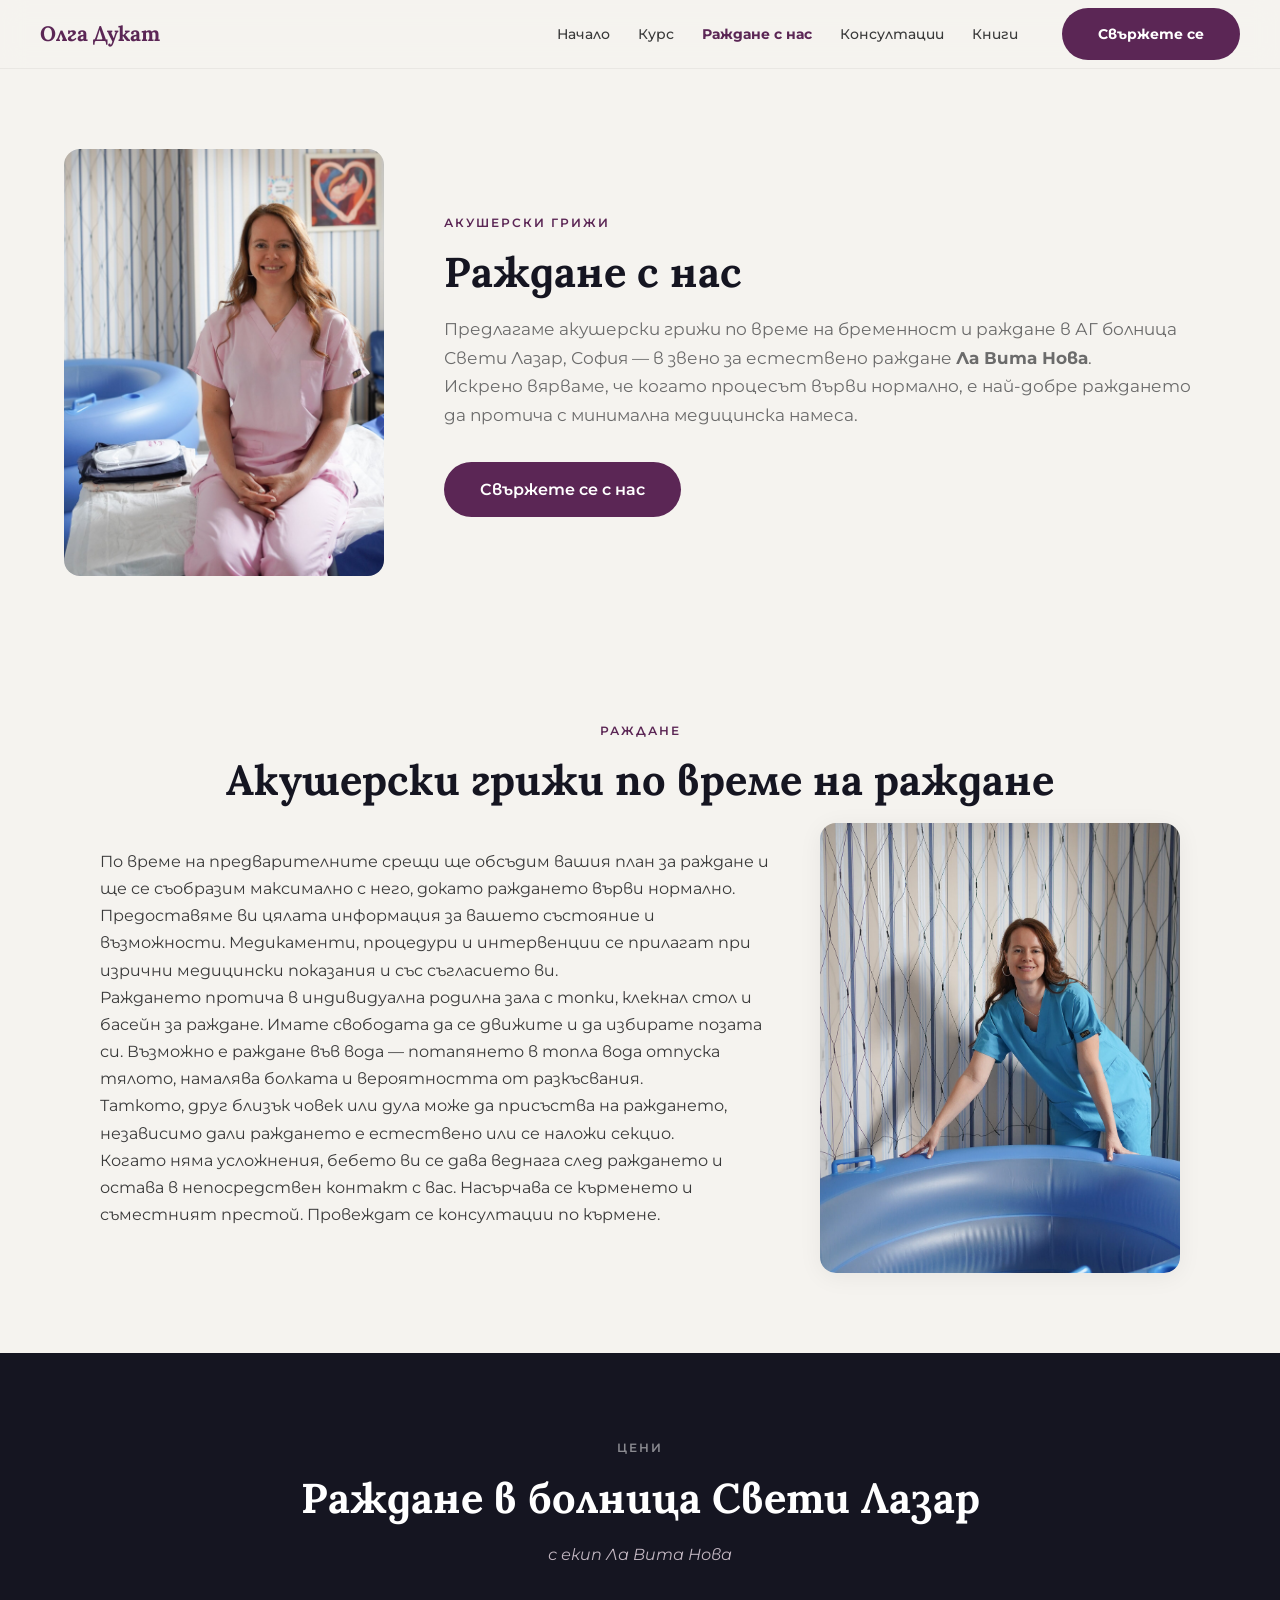
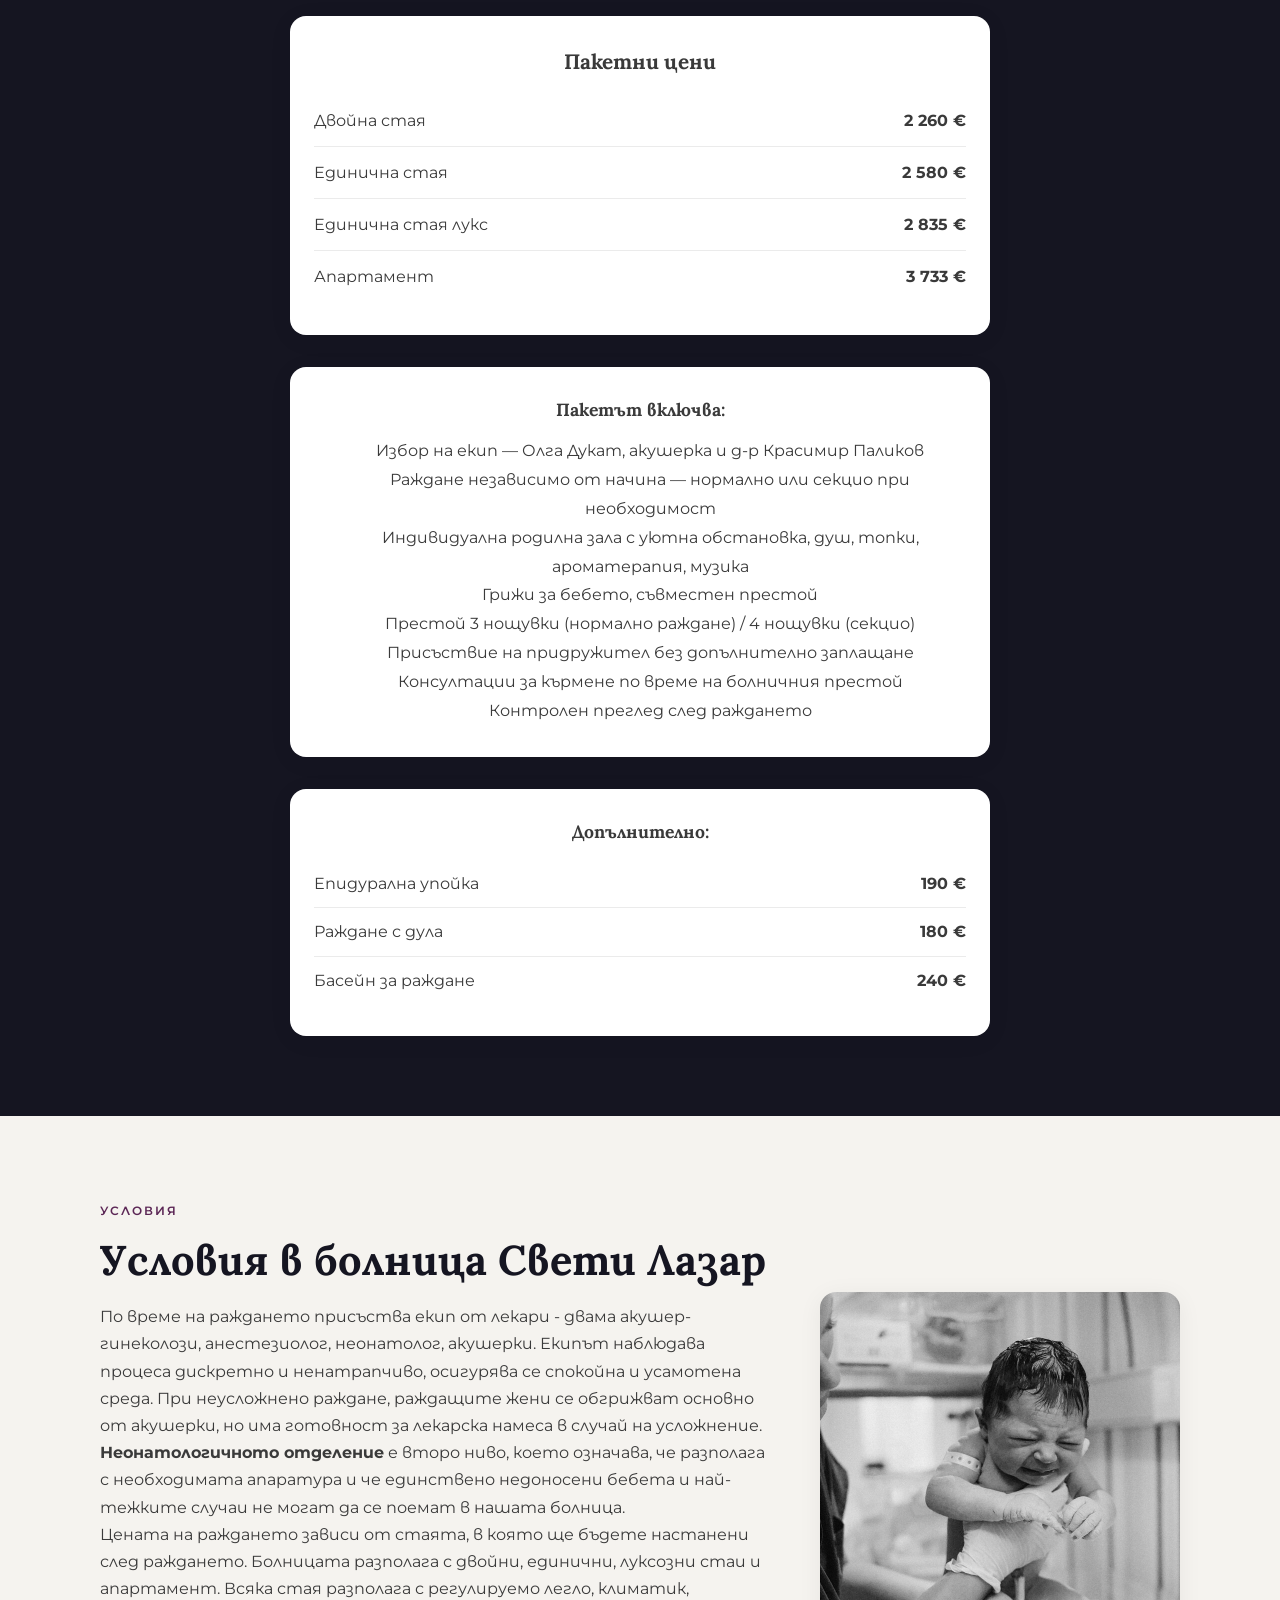
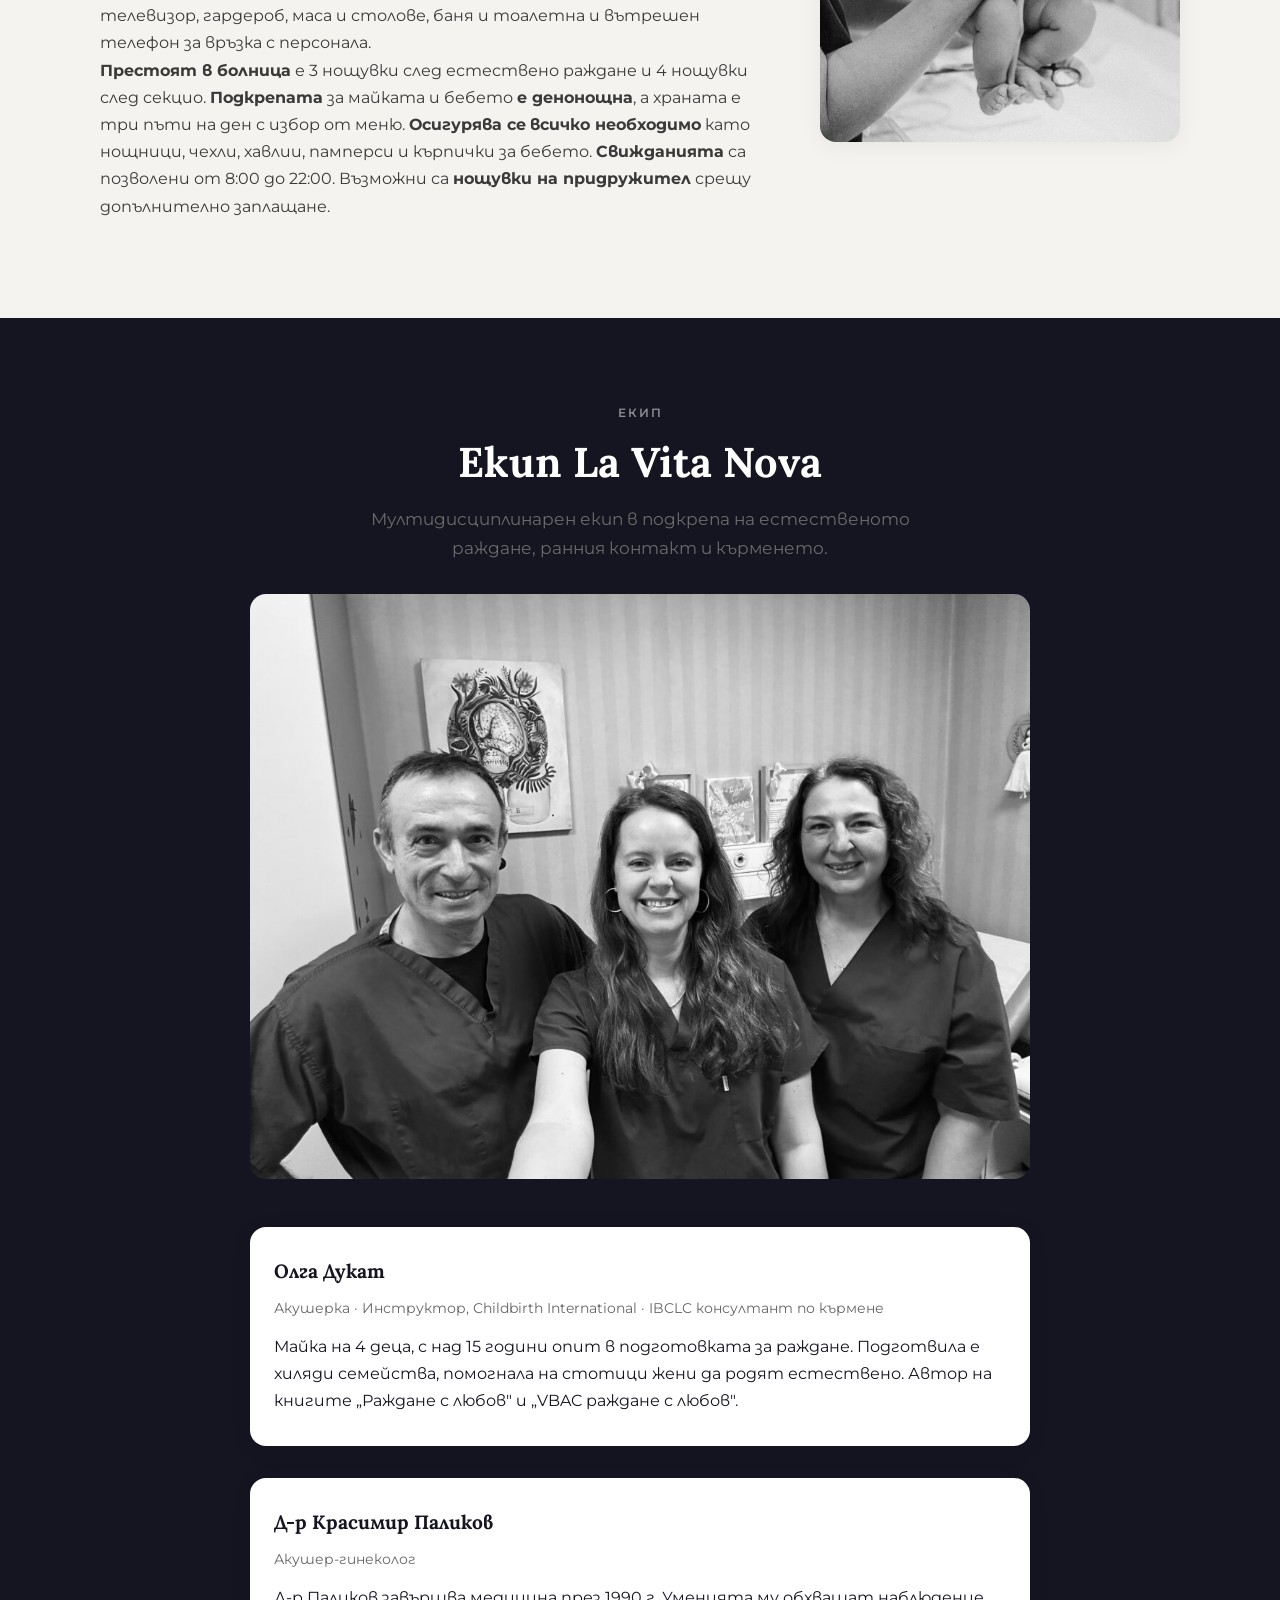
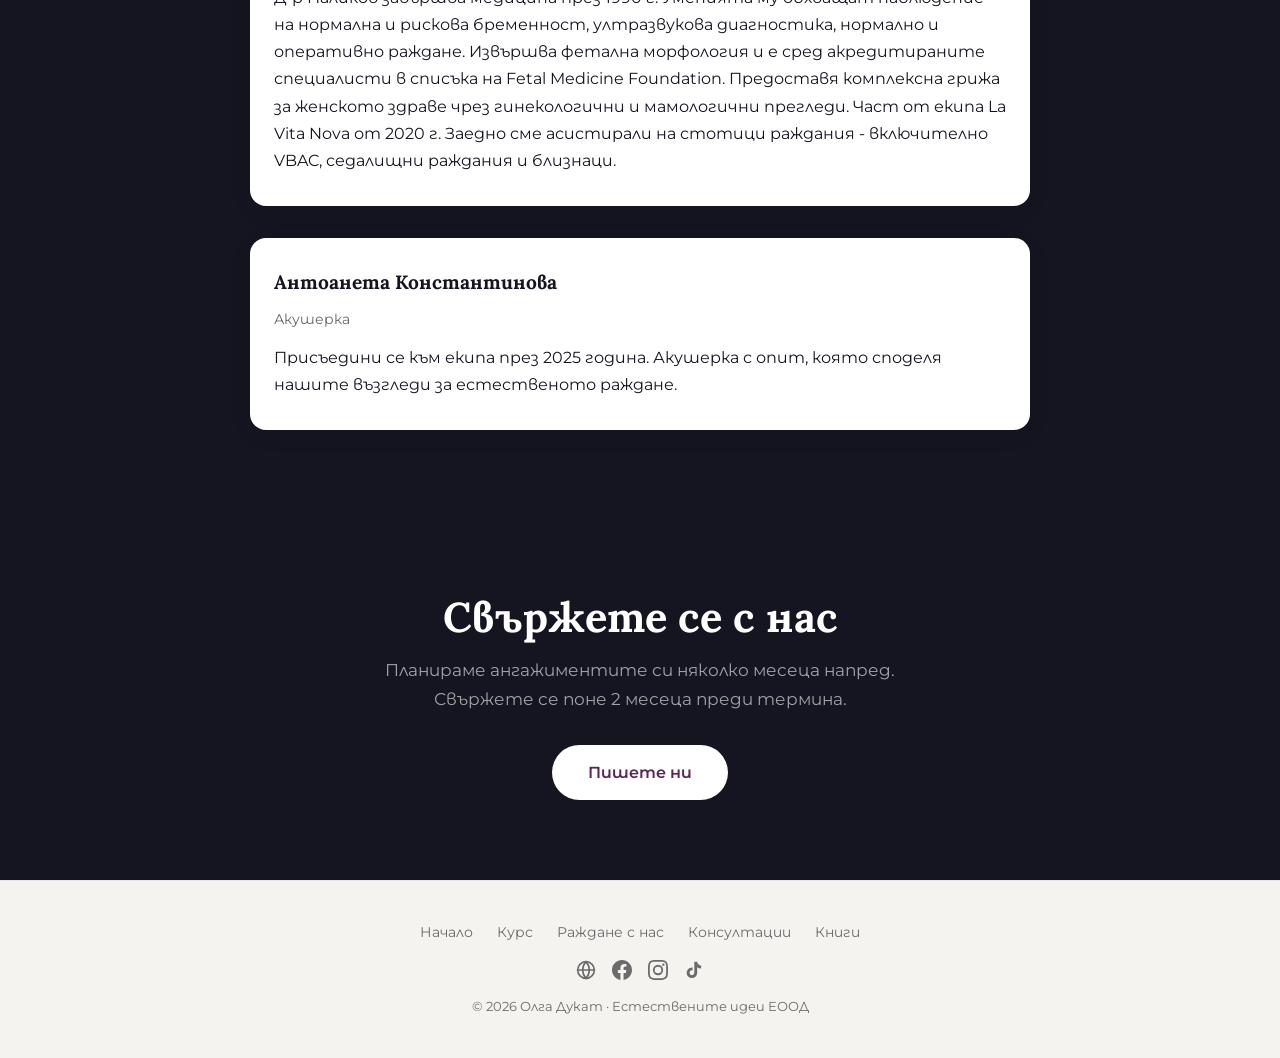
<file: razhdane-s-nas.html>
<!DOCTYPE html>
<html lang="bg">
<head>
  <title>Олга Дукат — Раждане с нас · Ла Вита Нова</title>
  <meta name="description" content="Акушерски грижи по време на бременност и раждане с екип La Vita Nova в болница Свети Лазар, София.">
  <link rel="canonical" href="https://olgadukat.bg/razhdane-s-nas">
  <meta charset="UTF-8">
  <meta name="viewport" content="width=device-width, initial-scale=1.0">
  <meta name="author" content="Олга Дукат">
  <meta name="robots" content="index, follow">
  <link rel="icon" type="image/svg+xml" href="/favicon.svg">
  <link rel="icon" type="image/png" sizes="32x32" href="/favicon-32.png">
  <link rel="icon" type="image/png" sizes="192x192" href="/favicon-192.png">
  <link rel="apple-touch-icon" href="/apple-touch-icon.png">

  <!-- Social Preview -->
  <meta property="og:type" content="website">
  <meta property="og:title" content="Олга Дукат — Раждане с нас">
  <meta property="og:description" content="Акушерски грижи с екип La Vita Nova в болница Свети Лазар, София.">
  <meta property="og:image" content="https://olgadukat.bg/images/og-razhdane-s-nas.png">
  <meta property="og:image:width" content="1200">
  <meta property="og:image:height" content="630">
  <meta property="og:url" content="https://olgadukat.bg/razhdane-s-nas">
  <meta property="og:locale" content="bg_BG">
  <meta property="og:site_name" content="Олга Дукат">
  <meta name="twitter:card" content="summary_large_image">
  <meta name="twitter:title" content="Олга Дукат — Раждане с нас">
  <meta name="twitter:description" content="Акушерски грижи с екип La Vita Nova в болница Свети Лазар, София.">
  <meta name="twitter:image" content="https://olgadukat.bg/images/og-razhdane-s-nas.png">

  <link rel="preconnect" href="https://fonts.googleapis.com">
  <link rel="preconnect" href="https://fonts.gstatic.com" crossorigin>
  <link href="https://fonts.googleapis.com/css2?family=Lora:ital,wght@0,400;0,600;0,700;1,400&family=Montserrat:wght@300;400;500;600;700&subset=cyrillic,latin&subset=cyrillic&display=swap" rel="stylesheet">
  <link rel="stylesheet" href="styles.css?v=20260706a">
  <script defer src="https://cloud.umami.is/script.js" data-website-id="9b247d86-f370-465b-8cd5-beef59e167c4"></script>
</head>
<body>
<nav class="navbar">
  <div class="navbar__inner">
    <a href="/" class="navbar__logo">Олга Дукат</a>
    <button class="navbar__toggle" aria-label="Меню" id="navToggle">
      <span></span><span></span><span></span>
    </button>
    <div class="navbar__links" id="navLinks">
      <a href="/">Начало</a>
      <a href="/#program">Курс</a>
      <a href="/razhdane-s-nas" class="active">Раждане с нас</a>
      <a href="/konsultatsii">Консултации</a>
      <a href="/knigi">Книги</a>
      <div class="navbar__cta">
        <a href="#" class="btn btn--primary" onclick="openContactModal();return false;">Свържете се</a>
      </div>
    </div>
  </div>
</nav>
<section class="book-hero">
  <div class="container">
    <div class="book-hero__grid">
      <div class="book-hero__cover" style="animation: heroSlideLeft 1s cubic-bezier(0.22,1,0.36,1) 0.2s both;"><img src="images/razhdane-s-nas-cropped.jpg" alt="Акушерски грижи по време на раждане" class="book-hero__img" style="border-radius:16px;aspect-ratio:3/4;object-fit:cover;"></div>
      <div class="book-hero__content" style="animation: heroSlideRight 1s cubic-bezier(0.22,1,0.36,1) 0.4s both;">
        <span class="badge">АКУШЕРСКИ ГРИЖИ</span><h1 class="section-title">Раждане с нас</h1>
        <div class="hero__text"><p>Предлагаме акушерски грижи по време на бременност и раждане в АГ болница Свети Лазар, София — в звено за естествено раждане <strong>Ла Вита Нова</strong>.</p>
<p>Искрено вярваме, че когато процесът върви нормално, е най-добре раждането да протича с минимална медицинска намеса.</p>
</div>
        <a href="#" class="btn btn--primary" onclick="openContactModal();return false;">Свържете се с нас</a>
      </div>
    </div>
  </div>
</section>
<section class="section-light" style="padding:80px 0;">
  <div class="container">
    <div class="text-center"><span class="badge" data-animate="fade-up">РАЖДАНЕ</span><h2 class="section-title" data-animate="fade-up">Акушерски грижи по време на раждане</h2></div>
    <div class="content-grid-right">
      <div data-animate="fade-up">
        <div style="margin-bottom:20px;line-height:1.7;"><p>По време на предварителните срещи ще обсъдим вашия план за раждане и ще се съобразим максимално с него, докато раждането върви нормално. Предоставяме ви цялата информация за вашето състояние и възможности. Медикаменти, процедури и интервенции се прилагат при изрични медицински показания и със съгласието ви.</p>
<p>Раждането протича в индивидуална родилна зала с топки, клекнал стол и басейн за раждане. Имате свободата да се движите и да избирате позата си. Възможно е раждане във вода — потапянето в топла вода отпуска тялото, намалява болката и вероятността от разкъсвания.</p>
<p>Таткото, друг близък човек или дула може да присъства на раждането, независимо дали раждането е естествено или се наложи секцио.</p>
<p>Когато няма усложнения, бебето ви се дава веднага след раждането и остава в непосредствен контакт с вас. Насърчава се кърменето и съместният престой. Провеждат се консултации по кърмене.</p></div>
      </div>
      <div class="content-grid-right__image" data-animate="fade-up"><img src="images/razhdane-s-nas-09411.jpg" alt="Раждане с екип La Vita Nova"></div>
    </div>
  </div>
</section>
<!-- ЦЕНИ РАЖДАНЕ -->
<section class="book-teaser" id="pricing">
  <div class="container text-center">
    <span class="badge badge--light" data-animate="fade-up">ЦЕНИ</span>
    <h2 class="section-title" style="color: var(--white); margin-bottom: 16px;" data-animate="fade-up">Раждане в болница Свети Лазар</h2>
    <p style="color: var(--accent-light, #C2B6C1); margin-bottom: 48px; font-style: italic;" data-animate="fade-up">с екип Ла Вита Нова</p>

    <div style="max-width: 700px; margin: 0 auto;">
      <div class="testimonial-card" data-animate="fade-up" style="margin-bottom: 32px; color: var(--text, #151521);">
        <h3 style="font-family: 'Lora', serif; font-size: 1.3rem; margin-bottom: 20px; color: var(--text, #151521);">Пакетни цени</h3>
        <ul style="list-style: none; padding: 0; margin: 0;"><li style="display: flex; justify-content: space-between; padding: 12px 0; border-bottom: 1px solid rgba(0,0,0,0.08);"><span>Двойна стая</span><strong>2 260 €</strong></li><li style="display: flex; justify-content: space-between; padding: 12px 0; border-bottom: 1px solid rgba(0,0,0,0.08);"><span>Единична стая</span><strong>2 580 €</strong></li><li style="display: flex; justify-content: space-between; padding: 12px 0; border-bottom: 1px solid rgba(0,0,0,0.08);"><span>Единична стая лукс</span><strong>2 835 €</strong></li><li style="display: flex; justify-content: space-between; padding: 12px 0;"><span>Апартамент</span><strong>3 733 €</strong></li></ul>
      </div>

      <div class="testimonial-card" data-animate="fade-up" style="margin-bottom: 32px; color: var(--text, #151521);">
        <h3 style="font-family: 'Lora', serif; font-size: 1.1rem; margin-bottom: 16px; color: var(--text, #151521);">Пакетът включва:</h3>
        <ul style="padding-left: 20px; line-height: 1.8; color: var(--text, #151521);">
          <li>Избор на екип — Олга Дукат, акушерка и д-р Красимир Паликов</li>
          <li>Раждане независимо от начина — нормално или секцио при необходимост</li>
          <li>Индивидуална родилна зала с уютна обстановка, душ, топки, ароматерапия, музика</li>
          <li>Грижи за бебето, съвместен престой</li>
          <li>Престой 3 нощувки (нормално раждане) / 4 нощувки (секцио)</li>
          <li>Присъствие на придружител без допълнително заплащане</li>
          <li>Консултации за кърмене по време на болничния престой</li>
          <li>Контролен преглед след раждането</li>
        </ul>
      </div>

      <div class="testimonial-card" data-animate="fade-up" style="color: var(--text, #151521);">
        <h3 style="font-family: 'Lora', serif; font-size: 1.1rem; margin-bottom: 16px; color: var(--text, #151521);">Допълнително:</h3>
        <ul style="list-style: none; padding: 0; margin: 0;"><li style="display: flex; justify-content: space-between; padding: 10px 0; border-bottom: 1px solid rgba(0,0,0,0.08);"><span>Епидурална упойка</span><strong>190 €</strong></li><li style="display: flex; justify-content: space-between; padding: 10px 0; border-bottom: 1px solid rgba(0,0,0,0.08);"><span>Раждане с дула</span><strong>180 €</strong></li><li style="display: flex; justify-content: space-between; padding: 10px 0;"><span>Басейн за раждане</span><strong>240 €</strong></li></ul>
      </div>
    </div>
  </div>
</section>

<section class="section-light" style="padding:80px 0;">
  <div class="container">
    <div class="content-grid-right">
      <div data-animate="fade-up" class="conditions-text">
        <span class="badge">УСЛОВИЯ</span><h2 class="section-title">Условия в болница Свети Лазар</h2>
        <div style="margin-bottom:18px;line-height:1.7;"><p>По време на раждането присъства екип от лекари - двама акушер-гинеколози, анестезиолог, неонатолог, акушерки. Екипът наблюдава процеса дискретно и ненатрапчиво, осигурява се спокойна и усамотена среда. При неусложнено раждане, раждащите жени се обгрижват основно от акушерки, но има готовност за лекарска намеса в случай на усложнение.</p>
<p><strong>Неонатологичното отделение</strong> е второ ниво, което означава, че разполага с необходимата апаратура и че единствено недоносени бебета и най-тежките случаи не могат да се поемат в нашата болница.</p>
<p>Цената на раждането зависи от стаята, в която ще бъдете настанени след раждането. Болницата разполага с двойни, единични, луксозни стаи и апартамент. Всяка стая разполага с регулируемо легло, климатик, телевизор, гардероб, маса и столове, баня и тоалетна и вътрешен телефон за връзка с персонала.</p>
<p><strong>Престоят в болница</strong> е 3 нощувки след естествено раждане и 4 нощувки след секцио. <strong>Подкрепата</strong> за майката и бебето <strong>е денонощна</strong>, а храната е три пъти на ден с избор от меню. <strong>Осигурява се</strong> <strong>всичко необходимо</strong> като нощници, чехли, хавлии, памперси и кърпички за бебето. <strong>Свижданията</strong> са позволени от 8:00 до 22:00. Възможни са <strong>нощувки на придружител</strong> срещу допълнително заплащане.</p></div>
      </div>
      <div class="content-grid-right__image" data-animate="fade-up"><img src="images/img_7300.jpg" alt="Условия в болница Свети Лазар"></div>
    </div>
  </div>
</section>
<!-- ЕКИП -->
<section class="about" id="team" style="padding: 80px 0;">
  <div class="container">
    <div class="text-center">
      <span class="badge" data-animate="fade-up">ЕКИП</span>
      <h2 class="section-title" data-animate="fade-up">Екип La Vita Nova</h2>
      <p class="section-subtitle" data-animate="fade-up" style="margin-bottom: 32px;">Мултидисциплинарен екип в подкрепа на естественото раждане, ранния контакт и кърменето.</p>
      <img src="images/team-lavitanova.jpg" alt="Екип La Vita Nova" data-animate="fade-up" style="width: 100%; max-width: 780px; border-radius: 16px; margin: 0 auto 48px; display: block;">
    </div>

    <div style="max-width: 780px; margin: 0 auto;">
      <div class="testimonial-card" data-animate="fade-up" style="margin-bottom: 32px; color: #151521;">
        <h3 style="font-family: 'Lora', serif; font-size: 1.2rem; margin-bottom: 12px; color: #151521;">Олга Дукат</h3>
        <p style="color: #666; margin-bottom: 12px; font-size: 0.9rem;">Акушерка · Инструктор, Childbirth International · IBCLC консултант по кърмене</p>
        <div style="line-height: 1.7; color: #151521;">Майка на 4 деца, с над 15 години опит в подготовката за раждане. Подготвила е хиляди семейства, помогнала на стотици жени да родят естествено. Автор на книгите „Раждане с любов" и „VBAC раждане с любов".</div>
      </div>
      <div class="testimonial-card" data-animate="fade-up" style="margin-bottom: 32px; color: #151521;">
        <h3 style="font-family: 'Lora', serif; font-size: 1.2rem; margin-bottom: 12px; color: #151521;">Д-р Красимир Паликов</h3>
        <p style="color: #666; margin-bottom: 12px; font-size: 0.9rem;">Акушер-гинеколог</p>
        <div style="line-height: 1.7; color: #151521;">Д-р Паликов завършва медицина през 1990 г. Уменията му обхващат наблюдение на нормална и рискова бременност, ултразвукова диагностика, нормално и оперативно раждане. Извършва фетална морфология и е сред акредитираните специалисти в списъка на Fetal Medicine Foundation. Предоставя комплексна грижа за женското здраве чрез гинекологични и мамологични прегледи. Част от екипа La Vita Nova от 2020 г. Заедно сме асистирали на стотици раждания - включително VBAC, седалищни раждания и близнаци.</div>
      </div>
      <div class="testimonial-card" data-animate="fade-up" style="color: #151521;">
        <h3 style="font-family: 'Lora', serif; font-size: 1.2rem; margin-bottom: 12px; color: #151521;">Антоанета Константинова</h3>
        <p style="color: #666; margin-bottom: 12px; font-size: 0.9rem;">Акушерка</p>
        <div style="line-height: 1.7; color: #151521;">Присъедини се към екипа през 2025 година. Акушерка с опит, която споделя нашите възгледи за естественото раждане.</div>
      </div>
    </div>
  </div>
</section>

<section class="final-cta" data-animate="zoom-in"><div class="container"><h2 class="section-title">Свържете се с нас</h2><div class="section-subtitle">Планираме ангажиментите си няколко месеца напред. Свържете се поне 2 месеца преди термина.</div><a href="#" class="btn btn--white" onclick="openContactModal();return false;">Пишете ни</a></div></section>
<footer class="footer">
  <div class="container">
    <div class="footer__links">
      <a href="/">Начало</a>
      <a href="/#program">Курс</a>
      <a href="/razhdane-s-nas">Раждане с нас</a>
      <a href="/konsultatsii">Консултации</a>
      <a href="/knigi">Книги</a>
    </div>
    <div class="footer__social">
      <a href="https://www.olgadukat.com/" target="_blank" title="Блог">
        <svg width="20" height="20" viewBox="0 0 24 24" fill="none" stroke="currentColor" stroke-width="2" stroke-linecap="round" stroke-linejoin="round"><circle cx="12" cy="12" r="10"/><line x1="2" y1="12" x2="22" y2="12"/><path d="M12 2a15.3 15.3 0 0 1 4 10 15.3 15.3 0 0 1-4 10 15.3 15.3 0 0 1-4-10 15.3 15.3 0 0 1 4-10z"/></svg>
      </a>
      <a href="https://www.facebook.com/olga.dukat/" target="_blank" title="Facebook">
        <svg width="20" height="20" viewBox="0 0 24 24" fill="currentColor"><path d="M24 12.073c0-6.627-5.373-12-12-12s-12 5.373-12 12c0 5.99 4.388 10.954 10.125 11.854v-8.385H7.078v-3.47h3.047V9.43c0-3.007 1.792-4.669 4.533-4.669 1.312 0 2.686.235 2.686.235v2.953H15.83c-1.491 0-1.956.925-1.956 1.874v2.25h3.328l-.532 3.47h-2.796v8.385C19.612 23.027 24 18.062 24 12.073z"/></svg>
      </a>
      <a href="https://www.instagram.com/olgadukat/" target="_blank" title="Instagram">
        <svg width="20" height="20" viewBox="0 0 24 24" fill="currentColor"><path d="M12 2.163c3.204 0 3.584.012 4.85.07 3.252.148 4.771 1.691 4.919 4.919.058 1.265.069 1.645.069 4.849 0 3.205-.012 3.584-.069 4.849-.149 3.225-1.664 4.771-4.919 4.919-1.266.058-1.644.07-4.85.07-3.204 0-3.584-.012-4.849-.07-3.26-.149-4.771-1.699-4.919-4.92-.058-1.265-.07-1.644-.07-4.849 0-3.204.013-3.583.07-4.849.149-3.227 1.664-4.771 4.919-4.919 1.266-.057 1.645-.069 4.849-.069zM12 0C8.741 0 8.333.014 7.053.072 2.695.272.273 2.69.073 7.052.014 8.333 0 8.741 0 12c0 3.259.014 3.668.072 4.948.2 4.358 2.618 6.78 6.98 6.98C8.333 23.986 8.741 24 12 24c3.259 0 3.668-.014 4.948-.072 4.354-.2 6.782-2.618 6.979-6.98.059-1.28.073-1.689.073-4.948 0-3.259-.014-3.667-.072-4.947-.196-4.354-2.617-6.78-6.979-6.98C16.67.014 16.259 0 12 0zm0 5.838a6.162 6.162 0 100 12.324 6.162 6.162 0 000-12.324zM12 16a4 4 0 110-8 4 4 0 010 8zm6.406-11.845a1.44 1.44 0 100 2.881 1.44 1.44 0 000-2.881z"/></svg>
      </a>
      <a href="https://www.tiktok.com/@olga.dukat" target="_blank" title="TikTok">
        <svg width="20" height="20" viewBox="0 0 24 24" fill="currentColor"><path d="M19.59 6.69a4.83 4.83 0 01-3.77-4.25V2h-3.45v13.67a2.89 2.89 0 01-2.88 2.5 2.89 2.89 0 01-2.89-2.89 2.89 2.89 0 012.89-2.89c.28 0 .54.04.79.1v-3.5a6.37 6.37 0 00-.79-.05A6.34 6.34 0 003.15 15.2a6.34 6.34 0 006.34 6.34 6.34 6.34 0 006.34-6.34V8.73a8.19 8.19 0 004.76 1.52V6.8a4.84 4.84 0 01-1-.11z"/></svg>
      </a>
    </div>
    <p class="footer__copy">© 2026 Олга Дукат · Естествените идеи ЕООД</p>
  </div>
</footer>
<div id="contactModal" class="contact-modal" onclick="if(event.target===this)closeContactModal()">
  <div class="contact-modal__box contact-modal__box--wide">
    <button class="contact-modal__close" onclick="closeContactModal()" aria-label="Затвори">&times;</button>
    <h3>Свържете се с нас</h3>
    <div class="contact-list">
      <a href="mailto:olga.dukat.midwife@gmail.com" class="contact-row">
        <span class="contact-row__icon contact-row__icon--mail" aria-hidden="true"><svg viewBox="0 0 24 24" width="22" height="22" fill="none" stroke="currentColor" stroke-width="2" stroke-linecap="round" stroke-linejoin="round"><rect x="3" y="5" width="18" height="14" rx="2"/><path d="M3 7l9 6 9-6"/></svg></span>
        <span class="contact-row__text">olga.dukat.midwife@gmail.com</span>
      </a>
      <a href="https://www.instagram.com/olgadukat/" target="_blank" class="contact-row">
        <span class="contact-row__icon contact-row__icon--svg" aria-hidden="true"><svg viewBox="0 0 24 24" width="22" height="22" fill="currentColor"><path d="M12 2.163c3.204 0 3.584.012 4.85.07 3.252.148 4.771 1.691 4.919 4.919.058 1.265.069 1.645.069 4.849 0 3.205-.012 3.584-.069 4.849-.149 3.225-1.664 4.771-4.919 4.919-1.266.058-1.644.07-4.85.07-3.204 0-3.584-.012-4.849-.07-3.26-.149-4.771-1.699-4.919-4.92-.058-1.265-.07-1.644-.07-4.849 0-3.204.013-3.583.07-4.849.149-3.227 1.664-4.771 4.919-4.919 1.266-.057 1.645-.069 4.849-.069zM12 0C8.741 0 8.333.014 7.053.072 2.695.272.273 2.69.073 7.052.014 8.333 0 8.741 0 12c0 3.259.014 3.668.072 4.948.2 4.358 2.618 6.78 6.98 6.98C8.333 23.986 8.741 24 12 24c3.259 0 3.668-.014 4.948-.072 4.354-.2 6.782-2.618 6.979-6.98.059-1.28.073-1.689.073-4.948 0-3.259-.014-3.667-.072-4.947-.196-4.354-2.617-6.78-6.979-6.98C16.67.014 16.259 0 12 0zm0 5.838a6.162 6.162 0 100 12.324 6.162 6.162 0 000-12.324zM12 16a4 4 0 110-8 4 4 0 010 8zm6.406-11.845a1.44 1.44 0 100 2.881 1.44 1.44 0 000-2.881z"/></svg></span>
        <span class="contact-row__text">instagram.com/olgadukat</span>
      </a>
      <a href="https://www.facebook.com/olga.dukat/" target="_blank" class="contact-row">
        <span class="contact-row__icon contact-row__icon--facebook">f</span>
        <span class="contact-row__text">facebook.com/olga.dukat</span>
      </a>
      <button type="button" class="contact-row contact-row--button" data-phone="+359 89 999 1264" onclick="copyPhoneNumber(this)" aria-label="Копирай телефона">
        <span class="contact-row__icon contact-row__icon--phone" aria-hidden="true"><svg viewBox="0 0 24 24" width="22" height="22" fill="none" stroke="currentColor" stroke-width="2" stroke-linecap="round" stroke-linejoin="round"><path d="M22 16.92v3a2 2 0 0 1-2.18 2 19.79 19.79 0 0 1-8.63-3.07 19.5 19.5 0 0 1-6-6A19.79 19.79 0 0 1 2.12 4.18 2 2 0 0 1 4.11 2h3a2 2 0 0 1 2 1.72c.13.96.36 1.9.7 2.81a2 2 0 0 1-.45 2.11L8.09 9.91a16 16 0 0 0 6 6l1.27-1.27a2 2 0 0 1 2.11-.45c.91.34 1.85.57 2.81.7A2 2 0 0 1 22 16.92z"/></svg></span>
        <span class="contact-row__text">+359 89 999 1264</span>
      </button>
    </div>
  </div>
</div><script>
function openContactModal() { document.getElementById('contactModal').classList.add('active'); }
function closeContactModal() { document.getElementById('contactModal').classList.remove('active'); }
function copyPhoneNumber(button) {
  const phone = button.dataset.phone;
  const text = button.querySelector('.contact-row__text');
  const original = text.textContent;
  const showCopied = () => {
    text.textContent = 'Копирано: ' + phone;
    window.setTimeout(() => { text.textContent = original; }, 1600);
  };
  if (navigator.clipboard && window.isSecureContext) {
    navigator.clipboard.writeText(phone).then(showCopied, () => fallbackCopyPhone(phone, showCopied));
  } else {
    fallbackCopyPhone(phone, showCopied);
  }
}
function fallbackCopyPhone(phone, done) {
  const input = document.createElement('input');
  input.value = phone;
  input.style.position = 'fixed';
  input.style.opacity = '0';
  document.body.appendChild(input);
  input.select();
  document.execCommand('copy');
  input.remove();
  done();
}
const toggle = document.getElementById('navToggle');
const links = document.getElementById('navLinks');
if (toggle && links) {
  toggle.addEventListener('click', () => links.classList.toggle('active'));
  links.querySelectorAll('a').forEach(a => a.addEventListener('click', () => links.classList.remove('active')));
}

(function() {
  const els = document.querySelectorAll('[data-animate]');
  document.querySelectorAll('[data-stagger]').forEach(p => {
    p.querySelectorAll('[data-animate]').forEach((c, i) => c.style.setProperty('--stagger-index', i));
  });
  const obs = new IntersectionObserver(entries => {
    entries.forEach(e => { if (e.isIntersecting) { e.target.classList.add('is-visible'); obs.unobserve(e.target); } });
  }, { threshold: 0.12, rootMargin: '0px 0px -40px 0px' });
  els.forEach(el => obs.observe(el));
})();
(function() {
  const nav = document.querySelector('.navbar');
  let t = false;
  window.addEventListener('scroll', () => { if (!t) { requestAnimationFrame(() => { nav.classList.toggle('navbar--scrolled', window.scrollY > 60); t = false; }); t = true; } });
})();
</script>
</body></html>
</file>
<file: styles.css>
/* ====== VARIABLES ====== */
:root {
  --bg: #F5F3EF;
  --bg-dark: #151521;
  --purple: #5B2655;
  --brown: #824E1A;
  --text: #3a3a3a;
  --text-light: #6b6b6b;
  --white: #ffffff;
  --card-bg: #ffffff;
  --radius: 16px;
  --radius-sm: 10px;
  --shadow: 0 4px 24px rgba(0,0,0,0.06);
  --transition: 0.3s ease;
  --max-width: 1200px;
}

/* ====== RESET ====== */
*, *::before, *::after { box-sizing: border-box; margin: 0; padding: 0; }
html { scroll-behavior: smooth; font-size: 16px; overflow-x: hidden; }
body {
  font-family: 'Montserrat', sans-serif;
  background: var(--bg);
  color: var(--text);
  line-height: 1.7;
  overflow-x: hidden;
  -webkit-font-smoothing: antialiased;
}
img { max-width: 100%; display: block; }
a { text-decoration: none; color: inherit; }
ul { list-style: none; }
h1, h2, h3, h4 { font-family: 'Lora', serif; line-height: 1.3; color: var(--bg-dark); }

/* ====== UTILITIES ====== */
.container { max-width: var(--max-width); margin: 0 auto; padding: 0 24px; }
.badge {
  display: inline-block;
  font-size: 0.75rem;
  font-weight: 600;
  letter-spacing: 2px;
  text-transform: uppercase;
  color: var(--purple);
  margin-bottom: 12px;
}
.badge--light { color: rgba(255,255,255,0.6); }
.section-title { font-size: clamp(1.8rem, 4vw, 2.6rem); margin-bottom: 16px; }
.section-subtitle { color: var(--text-light); font-size: 1.05rem; max-width: 600px; margin: 0 auto 48px; }
.text-center { text-align: center; }

.btn {
  display: inline-flex;
  align-items: center;
  justify-content: center;
  padding: 14px 36px;
  border-radius: 50px;
  font-family: 'Montserrat', sans-serif;
  font-weight: 600;
  font-size: 1rem;
  border: none;
  cursor: pointer;
  transition: transform var(--transition), box-shadow var(--transition);
  gap: 8px;
}
.btn:hover { transform: translateY(-2px); box-shadow: 0 8px 24px rgba(91,38,85,0.2); }
.btn--primary { background: var(--purple); color: var(--white); }
.btn--outline { background: transparent; border: 2px solid var(--purple); color: var(--purple); }
.btn--white { background: var(--white); color: var(--purple); }
.btn--ghost { background: transparent; color: var(--purple); font-weight: 500; padding: 8px 0; }
.btn--ghost:hover { box-shadow: none; transform: none; text-decoration: underline; }

.placeholder-img {
  background: linear-gradient(135deg, #e8e4df 0%, #d4cfc8 100%);
  display: flex;
  align-items: center;
  justify-content: center;
  color: #a09a92;
  font-size: 0.85rem;
  text-align: center;
  padding: 20px;
  border-radius: var(--radius);
}

/* ====== NAVBAR ====== */
.navbar {
  position: sticky;
  top: 0;
  z-index: 100;
  background: rgba(245,243,239,0.92);
  backdrop-filter: blur(12px);
  -webkit-backdrop-filter: blur(12px);
  border-bottom: 1px solid rgba(0,0,0,0.05);
  padding: 0 24px;
  transition: padding 0.3s ease, box-shadow 0.3s ease;
}
.navbar--scrolled {
  padding-top: 0;
  padding-bottom: 0;
  box-shadow: 0 2px 20px rgba(0,0,0,0.08);
}
.navbar__inner {
  max-width: var(--max-width);
  margin: 0 auto;
  display: flex;
  align-items: center;
  justify-content: space-between;
  height: 68px;
}
.navbar__logo {
  font-family: 'Lora', serif;
  font-size: 1.3rem;
  font-weight: 700;
  color: var(--purple);
}
.navbar__links { display: flex; gap: 28px; align-items: center; }
.navbar__links a {
  font-size: 0.9rem;
  color: var(--text);
  transition: color var(--transition);
  font-weight: 500;
}
.navbar__links a:hover { color: var(--purple); }
.navbar__cta { margin-left: 16px; }
.navbar__cta .btn--primary { color: #fff !important; font-weight: 700; }
.navbar__toggle { display: none; background: none; border: none; cursor: pointer; padding: 8px; }
.navbar__toggle span {
  display: block; width: 24px; height: 2px;
  background: var(--text); margin: 6px 0;
  transition: var(--transition);
}

/* Mobile nav */
@media (max-width: 768px) {
  .navbar__toggle { display: block; }
  .navbar__links {
    position: absolute; top: 100%; left: 0; right: 0;
    background: #F5F3EF;
    flex-direction: column;
    padding: 40px 24px;
    gap: 24px;
    display: none;
    z-index: 9999;
    box-shadow: 0 8px 32px rgba(0,0,0,0.12);
  }
  .navbar__links.active { display: flex; }
  .navbar__links a { font-size: 1.1rem; }
  .navbar__cta { margin-left: 0; width: 100%; text-align: center; }
  .navbar__cta .btn { width: 100%; }
}

/* ====== HERO ====== */
.hero {
  padding: 80px 0 60px;
}
.hero__grid {
  display: grid;
  grid-template-columns: 1fr 1fr;
  gap: 60px;
  align-items: center;
}
.hero__badge {
  display: inline-block;
  background: rgba(91,38,85,0.08);
  color: var(--purple);
  padding: 6px 16px;
  border-radius: 50px;
  font-size: 0.75rem;
  font-weight: 600;
  letter-spacing: 1.5px;
  margin-bottom: 20px;
}
.hero h1 {
  font-size: clamp(2.4rem, 5vw, 3.6rem);
  color: var(--purple);
  margin-bottom: 8px;
}
.hero__sub {
  font-family: 'Lora', serif;
  font-size: 1.1rem;
  color: var(--brown);
  margin-bottom: 16px;
}
.hero__text { color: var(--text-light); margin-bottom: 32px; font-size: 1.05rem; }
.hero__buttons { display: flex; gap: 16px; flex-wrap: wrap; }

.hero__image {
  position: relative;
  display: flex;
  justify-content: center;
}
.hero__arch {
  width: 100%;
  max-width: 400px;
  aspect-ratio: 3/4;
  border-radius: 200px 200px 0 0;
  overflow: hidden;
}
.hero__arch .placeholder-img {
  width: 100%;
  height: 100%;
  border-radius: 200px 200px 0 0;
  background: linear-gradient(135deg, #e8ddd5 0%, #d4c8be 100%);
  font-size: 1rem;
}
.hero__dot {
  position: absolute;
  width: 80px; height: 80px;
  border-radius: 50%;
  background: rgba(91,38,85,0.08);
}
.hero__dot--1 { top: -20px; right: -10px; }
.hero__dot--2 { bottom: 40px; left: -20px; width: 60px; height: 60px; }

@media (max-width: 768px) {
  .hero { padding: 40px 0; }
  .hero__grid { grid-template-columns: 1fr; gap: 40px; text-align: center; }
  .hero__buttons { justify-content: center; }
  .hero__image { order: -1; }
  .hero__arch { max-width: 280px; }
}

/* ====== FOR WHOM ====== */
.for-whom { padding: 80px 0; }
.for-whom__cards {
  display: grid;
  grid-template-columns: repeat(3, 1fr);
  gap: 24px;
  margin-top: 48px;
}
@media (max-width: 768px) {
  .for-whom__cards { grid-template-columns: 1fr; }
}
@media (min-width: 769px) and (max-width: 1024px) {
  .for-whom__cards { grid-template-columns: repeat(2, 1fr); }
}
.for-whom__card {
  background: var(--card-bg);
  border-radius: var(--radius);
  padding: 32px 24px;
  box-shadow: var(--shadow);
  transition: transform var(--transition);
}
.for-whom__card:hover { transform: translateY(-4px); }
.for-whom__card-icon { margin-bottom: 16px; color: var(--accent); }
.for-whom__card h3 { font-size: 1.1rem; margin-bottom: 8px; }
.for-whom__card p,
.for-whom__card div:not(.for-whom__card-icon) { font-size: 0.9rem; color: var(--text-light); }

/* ====== ABOUT ====== */
.about {
  background: var(--bg-dark);
  color: var(--white);
  padding: 80px 0;
}
.about__grid {
  display: grid;
  grid-template-columns: 1fr 1.2fr;
  gap: 60px;
  align-items: center;
}
.about__image .placeholder-img {
  aspect-ratio: 3/4;
  border-radius: 200px 200px 0 0;
  max-width: 360px;
  background: linear-gradient(135deg, #2a2a3a 0%, #1e1e2e 100%);
  color: #555;
}
.about .badge { color: rgba(255,255,255,0.5); }
.about .section-title { color: var(--white); }
.about__text { color: rgba(255,255,255,0.75); margin-bottom: 24px; line-height: 1.8; }
.about__quals { display: flex; flex-wrap: wrap; gap: 12px; margin-bottom: 32px; }
.about__qual {
  background: rgba(255,255,255,0.08);
  padding: 8px 16px;
  border-radius: 50px;
  font-size: 0.8rem;
  color: rgba(255,255,255,0.7);
}
@media (max-width: 768px) {
  .about__grid { grid-template-columns: 1fr; text-align: center; }
  .about__image { display: flex; justify-content: center; }
  .about__image .placeholder-img { max-width: 260px; }
  .about__quals { justify-content: center; }
}

/* ====== PROGRAM ====== */
.program { padding: 80px 0; }
.section-desc { font-size: 0.95rem; color: var(--text-light); margin-top: 8px; }
.program__modules { max-width: 800px; margin: 48px auto 0; text-align: left; }
.program__module {
  background: var(--card-bg);
  border-radius: var(--radius);
  box-shadow: var(--shadow);
  margin-bottom: 12px;
  overflow: hidden;
}
.program__module-header {
  width: 100%;
  display: flex;
  align-items: center;
  justify-content: space-between;
  padding: 24px 28px;
  background: none;
  border: none;
  cursor: pointer;
  font-family: inherit;
  text-align: left;
  transition: background var(--transition);
}
.program__module-header:hover { background: rgba(91,38,85,0.03); }
.program__module-info { flex: 1; }
.program__module-num {
  font-family: 'Lora', serif;
  font-size: 0.8rem;
  color: var(--brown);
  font-weight: 700;
  text-transform: uppercase;
  letter-spacing: 0.5px;
}
.program__module-info h3 { font-size: 1.2rem; margin: 4px 0 2px; }
.program__module-count { font-size: 0.8rem; color: var(--purple); font-weight: 600; }
.program__module-toggle {
  font-size: 1.5rem;
  color: var(--purple);
  width: 36px;
  height: 36px;
  display: flex;
  align-items: center;
  justify-content: center;
  border-radius: 50%;
  background: rgba(91,38,85,0.06);
  flex-shrink: 0;
  transition: transform var(--transition);
}
.program__module.active .program__module-toggle { transform: rotate(45deg); }
.program__module-body {
  max-height: 0;
  overflow: hidden;
  transition: max-height 0.4s ease;
}
.program__module.active .program__module-body { max-height: 2000px; }
.program__episodes {
  padding: 0 28px 24px 48px;
  margin: 0;
}
.program__episodes li {
  padding: 5px 0;
  font-size: 0.88rem;
  color: var(--text-light);
  border-bottom: 1px solid rgba(0,0,0,0.04);
  line-height: 1.5;
}
.program__episodes li:last-child { border: none; }

.program__bonus {
  max-width: 800px;
  margin: 40px auto 0;
  text-align: center;
}
.program__bonus h4 { font-size: 1rem; margin-bottom: 16px; color: var(--text); }
.program__bonus-items {
  display: flex;
  flex-wrap: wrap;
  justify-content: center;
  gap: 12px;
}
.program__bonus-items span {
  background: var(--card-bg);
  padding: 8px 16px;
  border-radius: 20px;
  font-size: 0.85rem;
  color: var(--text-light);
  box-shadow: var(--shadow);
}

/* ====== QUOTE ====== */
.quote-section {
  padding: 60px 0;
  text-align: center;
}
.quote-section blockquote {
  font-family: 'Lora', serif;
  font-size: clamp(1.2rem, 3vw, 1.6rem);
  font-style: italic;
  color: var(--purple);
  max-width: 700px;
  margin: 0 auto;
  line-height: 1.6;
}
.quote-section .quote-author {
  margin-top: 16px;
  font-family: 'Montserrat', sans-serif;
  font-size: 0.9rem;
  font-style: normal;
  color: var(--text-light);
}

/* ====== PRICING ====== */
.pricing { padding: 80px 0; }
.pricing__cards {
  display: grid;
  grid-template-columns: repeat(2, 1fr);
  gap: 24px;
  margin-top: 48px;
  align-items: start;
}
.pricing__card {
  background: var(--card-bg);
  border-radius: var(--radius);
  padding: 40px 28px;
  box-shadow: var(--shadow);
  text-align: center;
  position: relative;
  transition: transform var(--transition);
}
.pricing__card:hover { transform: translateY(-4px); }
.pricing__card--featured {
  background: var(--bg-dark);
  color: var(--white);
  transform: scale(1.05);
  box-shadow: 0 12px 40px rgba(0,0,0,0.15);
}
.pricing__card--featured:hover { transform: scale(1.05) translateY(-4px); }
.pricing__card--featured .pricing__card-title { color: var(--white); }
.pricing__card--featured .pricing__card-features li { color: rgba(255,255,255,0.7); }
.pricing__card-label {
  position: absolute;
  top: -12px;
  left: 50%;
  transform: translateX(-50%);
  background: var(--brown);
  color: var(--white);
  padding: 4px 20px;
  border-radius: 50px;
  font-size: 0.75rem;
  font-weight: 600;
  white-space: nowrap;
}
.pricing__card-title { font-size: 1.2rem; margin-bottom: 8px; }
.pricing__card-price {
  font-family: 'Lora', serif;
  font-size: 2.4rem;
  font-weight: 700;
  color: var(--purple);
  margin-bottom: 4px;
}
.pricing__card--featured .pricing__card-price { color: var(--white); }
.pricing__card-note { font-size: 0.8rem; color: var(--text-light); margin-bottom: 24px; }
.pricing__card--featured .pricing__card-note { color: rgba(255,255,255,0.5); }
.pricing__card-features { margin-bottom: 28px; }
.pricing__card-features li { padding: 6px 0; font-size: 0.9rem; color: var(--text-light); }
.pricing__card .btn { width: 100%; }
.pricing__special {
  margin-top: 40px;
  text-align: center;
  padding: 24px;
  background: rgba(91,38,85,0.04);
  border-radius: var(--radius);
}
.pricing__special p { font-size: 0.9rem; color: var(--text-light); }
.pricing__special strong { color: var(--purple); }

/* ====== HOW IT WORKS ====== */
.how-it-works { padding: 80px 0; }
.steps {
  display: grid;
  grid-template-columns: repeat(3, 1fr);
  gap: 40px;
  margin: 48px 0 40px;
}
.step { text-align: center; position: relative; }
.step__num {
  width: 56px; height: 56px;
  background: var(--purple);
  color: var(--white);
  border-radius: 50%;
  display: flex;
  align-items: center;
  justify-content: center;
  font-family: 'Lora', serif;
  font-size: 1.3rem;
  font-weight: 700;
  margin: 0 auto 16px;
}
.step h3 { font-size: 1.1rem; margin-bottom: 8px; }
.step p { font-size: 0.9rem; color: var(--text-light); }
.step::after {
  content: '→';
  position: absolute;
  right: -24px;
  top: 18px;
  font-size: 1.4rem;
  color: var(--brown);
}
.step:last-child::after { display: none; }
@media (max-width: 768px) {
  .steps { grid-template-columns: 1fr; gap: 32px; }
  .step::after { display: none; }
  .pricing__cards { grid-template-columns: 1fr; }
}

/* ====== BOOK TEASER ====== */
.book-teaser {
  background: var(--bg-dark);
  color: var(--white);
  padding: 80px 0;
  overflow: hidden;
}
.book-teaser__grid {
  display: grid;
  grid-template-columns: 300px 1fr;
  gap: 60px;
  align-items: center;
}
.book-teaser__cover .placeholder-img {
  aspect-ratio: 2/3;
  border-radius: var(--radius-sm);
  background: linear-gradient(135deg, #2a2a3a 0%, #1e1e2e 100%);
  color: #555;
  box-shadow: 0 12px 40px rgba(0,0,0,0.3);
}
.book-teaser .badge { color: rgba(255,255,255,0.5); }
.book-teaser .section-title { color: var(--white); }
.book-teaser__text { color: rgba(255,255,255,0.7); margin-bottom: 24px; line-height: 1.8; }
.book-teaser__price {
  font-family: 'Lora', serif;
  font-size: 1.3rem;
  color: var(--white);
  margin-bottom: 24px;
}
@media (max-width: 768px) {
  .book-teaser__grid { grid-template-columns: 1fr; text-align: center; }
  .book-teaser__cover { display: flex; justify-content: center; }
  .book-teaser__cover .placeholder-img { max-width: 220px; }
}

/* ====== TESTIMONIALS ====== */
.testimonials { padding: 80px 0 40px; overflow: clip; }
.testimonials__track {
  display: flex;
  gap: 24px;
  overflow-x: auto;
  scroll-snap-type: x mandatory;
  -webkit-overflow-scrolling: touch;
  padding: 8px 0 40px;
  scrollbar-width: thin;
  scrollbar-color: var(--purple) transparent;
}
.testimonials__track::-webkit-scrollbar { height: 4px; }
.testimonials__track::-webkit-scrollbar-thumb { background: var(--purple); border-radius: 4px; }
.testimonials__stack {
  display: flex;
  flex-direction: column;
  gap: 48px;
  max-width: 720px;
  margin: 0 auto;
  padding: 16px 0 40px;
}
.testimonial-card {
  background: var(--card-bg);
  border-radius: var(--radius);
  padding: 32px 24px;
  box-shadow: var(--shadow);
}
.testimonial-card__stars { color: var(--brown); font-size: 1rem; margin-bottom: 16px; letter-spacing: 2px; }
.testimonial-card__text {
  font-family: 'Lora', serif;
  font-style: italic;
  font-size: 0.95rem;
  line-height: 1.6;
  margin-bottom: 20px;
  color: var(--text);
}
.testimonial-card__author { font-size: 0.85rem; color: var(--text-light); }

/* ====== FAQ ====== */
.faq { padding: 80px 0; }
.faq__list { max-width: 760px; margin: 48px auto 0; }
.faq__item {
  border-bottom: 1px solid rgba(0,0,0,0.06);
}
.faq__question {
  width: 100%;
  background: none;
  border: none;
  padding: 20px 40px 20px 0;
  text-align: left;
  font-family: 'Lora', serif;
  font-size: 1.05rem;
  font-weight: 600;
  color: var(--bg-dark);
  cursor: pointer;
  position: relative;
  transition: color var(--transition);
}
.faq__question:hover { color: var(--purple); }
.faq__question::after {
  content: '+';
  position: absolute;
  right: 0;
  top: 50%;
  transform: translateY(-50%);
  font-size: 1.4rem;
  font-weight: 300;
  color: var(--purple);
  transition: transform var(--transition);
}
.faq__item.active .faq__question::after { content: '−'; }
.faq__answer {
  max-height: 0;
  overflow: hidden;
  transition: max-height 0.4s ease, padding 0.3s ease;
}
.faq__answer p {
  padding: 0 0 20px;
  font-size: 0.95rem;
  color: var(--text-light);
  line-height: 1.7;
}
.faq__item.active .faq__answer { max-height: 300px; }

/* ====== FINAL CTA ====== */
.final-cta {
  background: var(--bg-dark);
  color: var(--white);
  padding: 80px 0;
  text-align: center;
  overflow: hidden;
}
.final-cta .section-title { color: var(--white); max-width: 600px; margin: 0 auto 12px; }
.final-cta .section-subtitle { color: rgba(255,255,255,0.6); margin-bottom: 32px; }

/* ====== FOOTER ====== */
.footer {
  padding: 40px 0;
  text-align: center;
  border-top: 1px solid rgba(0,0,0,0.06);
}
.footer__links { display: flex; justify-content: center; gap: 24px; margin-bottom: 16px; flex-wrap: wrap; }
.footer__links a { font-size: 0.85rem; color: var(--text-light); transition: color var(--transition); }
.footer__links a:hover { color: var(--purple); }
.footer__social { display: flex; justify-content: center; gap: 16px; margin-bottom: 16px; }
.footer__social a { color: var(--text-light); transition: color var(--transition); display: flex; align-items: center; }
.footer__social a:hover { color: var(--purple); }
.footer__copy { font-size: 0.8rem; color: var(--text-light); }

/* ====== BOOK PAGE ====== */
.book-hero { padding: 80px 0 60px; }
.book-hero__grid {
  display: grid;
  grid-template-columns: 320px 1fr;
  gap: 60px;
  align-items: center;
}
.book-hero__cover .placeholder-img {
  aspect-ratio: 2/3;
  border-radius: var(--radius-sm);
  box-shadow: 0 12px 40px rgba(0,0,0,0.1);
  background: linear-gradient(135deg, #e8ddd5 0%, #d4c8be 100%);
}
.book-hero__price {
  font-family: 'Lora', serif;
  font-size: 1.8rem;
  color: var(--purple);
  margin: 16px 0 4px;
}
.book-hero__delivery { font-size: 0.9rem; color: var(--text-light); margin-bottom: 24px; }
@media (max-width: 768px) {
  .book-hero__grid { grid-template-columns: 1fr; text-align: center; }
  .book-hero__cover { display: flex; justify-content: center; }
  .book-hero__cover .placeholder-img { max-width: 240px; }
}

.book-inside { padding: 80px 0; }
.book-inside__list {
  max-width: 640px;
  margin: 40px auto 0;
}
.book-inside__list li {
  display: flex;
  align-items: flex-start;
  gap: 12px;
  padding: 14px 0;
  font-size: 1rem;
  border-bottom: 1px solid rgba(0,0,0,0.04);
}
.book-inside__list li span { color: var(--purple); font-size: 1.2rem; flex-shrink: 0; }

/* ====== PHOTOS ====== */
.hero__photo {
  width: 100%;
  max-width: 450px;
  border-radius: var(--radius-lg, 24px);
  object-fit: cover;
  aspect-ratio: 3/4;
}
.about__photo {
  width: 100%;
  max-width: 400px;
  border-radius: var(--radius-lg, 24px);
  object-fit: cover;
  object-position: 40% center;
  aspect-ratio: 3/4;
}
.book-hero__img {
  width: 100%;
  max-width: 400px;
  border-radius: var(--radius-lg, 24px);
  object-fit: cover;
}
.book-teaser__img {
  width: 100%;
  max-width: 300px;
  border-radius: var(--radius-lg, 24px);
  object-fit: cover;
}
.book-hero__author {
  font-size: 1rem;
  color: var(--text-light);
  margin-bottom: 16px;
}
.about__quote {
  font-family: var(--font-heading);
  font-style: italic;
  font-size: 1.2rem;
  color: var(--accent-light, #C2B6C1);
  border-left: 3px solid var(--accent);
  padding-left: 16px;
  margin: 16px 0;
}
.placeholder-img--vbac {
  background: var(--accent-light, #C2B6C1);
  border-radius: var(--radius-lg, 24px);
  padding: 60px 40px;
  text-align: center;
  color: var(--text);
  min-height: 400px;
  display: flex;
  flex-direction: column;
  align-items: center;
  justify-content: center;
}

/* ===== SCROLL ANIMATIONS ===== */
[data-animate] {
  opacity: 0;
  transition: opacity 0.7s cubic-bezier(0.22, 1, 0.36, 1),
              transform 0.7s cubic-bezier(0.22, 1, 0.36, 1);
}
[data-animate="fade-up"] {
  transform: translateY(40px);
}
[data-animate="fade-left"] {
  transform: translateX(-50px);
}
[data-animate="fade-right"] {
  transform: translateX(50px);
}
[data-animate="fade-in"] {
  transform: none;
}
[data-animate="scale-in"] {
  transform: scale(0.9);
}
[data-animate="zoom-in"] {
  transform: scale(0.85);
}
[data-animate].is-visible {
  opacity: 1;
  transform: none;
}

/* Hero entrance animation */
.hero {
  animation: heroFadeIn 1.2s cubic-bezier(0.22, 1, 0.36, 1) forwards;
}
.hero__content {
  animation: heroSlideRight 1s cubic-bezier(0.22, 1, 0.36, 1) 0.2s both;
}
.hero__image {
  animation: heroSlideLeft 1s cubic-bezier(0.22, 1, 0.36, 1) 0.4s both;
}
@keyframes heroFadeIn {
  from { opacity: 0; }
  to { opacity: 1; }
}
@keyframes heroSlideRight {
  from { opacity: 0; transform: translateX(-30px); }
  to { opacity: 1; transform: none; }
}
@keyframes heroSlideLeft {
  from { opacity: 0; transform: translateX(30px); }
  to { opacity: 1; transform: none; }
}

/* Reduced motion */
@media (prefers-reduced-motion: reduce) {
  [data-animate],
  .hero, .hero__content, .hero__image {
    animation: none !important;
    transition: none !important;
    opacity: 1 !important;
    transform: none !important;
  }
}


/* ====== 2026 SITE UPDATES ====== */
.navbar__links a.active { color: var(--purple); font-weight: 700; }
.content-grid-right {
  display: grid;
  grid-template-columns: minmax(0, 1fr) 360px;
  gap: 48px;
  align-items: center;
  max-width: 1080px;
  margin: 0 auto;
}
.content-grid-right__image img,
.feature-photo {
  width: 100%;
  border-radius: var(--radius);
  box-shadow: var(--shadow);
  object-fit: cover;
}
.content-grid-right__image img { aspect-ratio: 4/5; }
.page-intro { max-width: 760px; margin: 0 auto 48px; color: var(--text-light); font-size: 1.05rem; }
.service-list li, .price-list li { display:flex; justify-content:space-between; gap:18px; padding:10px 0; border-bottom:1px solid rgba(0,0,0,0.08); }
.service-list li:last-child, .price-list li:last-child { border-bottom:none; }
.service-list span, .price-list span { text-align:left; }
.books-grid { display:grid; grid-template-columns: repeat(2, minmax(0, 1fr)); gap:32px; align-items:stretch; }
.book-card { background:#fff; border-radius:var(--radius); padding:28px; box-shadow:var(--shadow); display:grid; grid-template-columns:180px 1fr; gap:28px; align-items:center; }
.book-card img { width:100%; border-radius:14px; box-shadow:0 10px 30px rgba(0,0,0,.12); }
.book-card h2 { font-size:1.55rem; margin-bottom:8px; }
.book-card__subtitle { color:var(--brown); font-style:italic; margin-bottom:12px; }
.book-card__price { font-family:'Lora',serif; font-size:1.25rem; color:var(--purple); margin:18px 0; font-weight:700; }
.contact-modal{display:none;position:fixed;inset:0;background:rgba(0,0,0,0.5);z-index:9999;align-items:center;justify-content:center;backdrop-filter:blur(4px)}
.contact-modal.active{display:flex}
.contact-modal__box{background:#fff;border-radius:18px;padding:38px 32px;max-width:430px;width:90%;position:relative;box-shadow:0 20px 60px rgba(0,0,0,0.22);text-align:center}
.contact-modal__box h3{font-family:'Lora',serif;font-size:1.45rem;margin-bottom:8px;color:var(--bg-dark)}
.contact-modal__box p{color:var(--text-light);margin-bottom:24px;font-size:.95rem}
.contact-modal__close{position:absolute;top:12px;right:16px;background:none;border:none;font-size:1.8rem;cursor:pointer;color:#999;line-height:1}
.contact-modal__close:hover{color:#333}
.contact-icons{display:grid;grid-template-columns:repeat(4,1fr);gap:12px}
.contact-icon{display:flex;flex-direction:column;align-items:center;justify-content:center;gap:6px;min-height:82px;border-radius:14px;background:rgba(91,38,85,.06);color:var(--purple);font-weight:700;transition:transform var(--transition),background var(--transition)}
.contact-icon:hover{transform:translateY(-2px);background:rgba(91,38,85,.12);text-decoration:none!important}
.contact-icon span{font-size:.78rem;color:var(--text)}
@media (max-width: 900px) {
  .content-grid-right { grid-template-columns: 1fr; }
  .content-grid-right__image { order: -1; max-width: 420px; margin: 0 auto; }
  .books-grid { grid-template-columns: 1fr; }
  .book-card { grid-template-columns: 150px 1fr; }
}
@media (max-width: 560px) {
  .book-card { grid-template-columns: 1fr; text-align:center; }
  .book-card img { max-width:220px; margin:0 auto; }
  .contact-icons{grid-template-columns:repeat(2,1fr)}
  .service-list li, .price-list li { flex-direction:column; gap:2px; }
}


/* ====== ROUND 2 FIXES ====== */
.hero__arch { min-height: 360px; background: rgba(91,38,85,0.04); }
.hero__photo { display:block; height:100%; }
.book-section { padding: 80px 0; }
.book-section + .book-section { border-top: 1px solid rgba(0,0,0,0.06); }
.book-section__actions { display:flex; gap:14px; flex-wrap:wrap; margin-top:22px; }
.consultations-hero-photo { width:100%; max-width:100%; margin:0 auto 44px; display:block; border-radius:16px; box-shadow:var(--shadow); }
.contact-modal__box--wide { max-width: 520px; text-align:left; }
.contact-modal__box--wide h3 { text-align:center; margin-bottom:22px; }
.contact-list { display:flex; flex-direction:column; gap:12px; }
.contact-row { display:flex; align-items:center; gap:14px; width:100%; padding:14px 16px; background:rgba(91,38,85,.06); border:0; border-radius:14px; color:var(--text); font:inherit; font-weight:600; text-align:left; cursor:pointer; overflow-wrap:anywhere; }
.contact-row:hover { background:rgba(91,38,85,.12); transform:translateY(-1px); text-decoration:none!important; }
.contact-row__icon { width:34px; height:34px; border-radius:50%; display:flex; align-items:center; justify-content:center; flex-shrink:0; background:#fff; color:var(--purple); box-shadow:0 2px 10px rgba(0,0,0,.06); font-weight:800; }
.contact-row__icon--facebook { font-family:Arial,sans-serif; font-size:1.25rem; }
.contact-row__icon--phone { background:#fff; color:var(--purple); }
.contact-row__icon--mail svg { display:block; }
.contact-row__text { line-height:1.35; }
@media (max-width:560px){ .book-section__actions { justify-content:center; } .contact-modal__box--wide { text-align:left; } }

/* ====== BOOKS PAGE REDESIGN ====== */
.books-page {
  background:
    radial-gradient(circle at 8% 8%, rgba(130,78,26,.08), transparent 30%),
    radial-gradient(circle at 92% 18%, rgba(91,38,85,.08), transparent 28%),
    var(--bg);
}
.books-page__hero { padding: 86px 0 34px; }
.books-showcase { padding: 28px 0 70px; }
.books-showcase__grid { display: grid; grid-template-columns: repeat(2, minmax(0, 1fr)); gap: 28px; align-items: stretch; }
.book-display-card {
  background: rgba(255,255,255,.92);
  border: 1px solid rgba(91,38,85,.08);
  border-radius: 28px;
  padding: 28px;
  box-shadow: 0 18px 55px rgba(21,21,33,.08);
  display: grid;
  grid-template-rows: auto 1fr;
  gap: 26px;
}
.book-display-card__cover {
  min-height: 360px;
  border-radius: 22px;
  background: linear-gradient(145deg, rgba(91,38,85,.08), rgba(130,78,26,.08));
  display: flex;
  align-items: center;
  justify-content: center;
  padding: 28px;
}
.book-display-card__cover img {
  width: auto;
  max-height: 330px;
  border-radius: 12px;
  box-shadow: 0 18px 42px rgba(0,0,0,.18);
}
.book-display-card__body { display: flex; flex-direction: column; }
.book-display-card h2 { font-size: clamp(1.55rem, 2.6vw, 2.05rem); margin-bottom: 8px; }
.book-display-card p { color: var(--text); line-height: 1.75; }
.book-display-card__meta { color: var(--brown) !important; font-weight: 600; margin-bottom: 16px; }
.book-display-card__points { margin: 20px 0 24px; display: grid; gap: 10px; }
.book-display-card__points li { position: relative; padding-left: 26px; color: var(--text-light); line-height: 1.55; }
.book-display-card__points li::before { content: ""; position: absolute; left: 0; top: .65em; width: 8px; height: 8px; border-radius: 50%; background: var(--purple); }
.book-display-card__footer { margin-top: auto; display: flex; align-items: center; justify-content: space-between; gap: 18px; flex-wrap: wrap; }
.book-display-card__price { font-family: 'Lora', serif; font-size: 1.35rem; color: var(--purple); font-weight: 700; white-space: nowrap; }
.books-author { padding: 0 0 72px; }
.books-author__card {
  background: #fff;
  border-radius: 28px;
  box-shadow: 0 18px 55px rgba(21,21,33,.08);
  overflow: hidden;
  display: grid;
  grid-template-columns: 320px 1fr;
  align-items: stretch;
}
.books-author__photo { width: 100%; height: 100%; min-height: 360px; object-fit: cover; object-position: center 28%; }
.books-author__content { padding: 48px; align-self: center; }
.books-author__content h2 { font-size: clamp(1.7rem, 3vw, 2.25rem); margin-bottom: 14px; }
.books-author__content p,
.books-author__content > div:not(.books-author__tags) { color: var(--text-light); font-size: 1.03rem; }
.books-author__tags { display: flex; flex-wrap: wrap; gap: 10px; margin-top: 24px; }
.books-author__tags span { padding: 8px 14px; border-radius: 999px; background: rgba(91,38,85,.08); color: var(--purple); font-weight: 700; font-size: .88rem; }
.books-cta { padding: 70px 0 86px; background: rgba(255,255,255,.45); border-top: 1px solid rgba(91,38,85,.08); }
.books-cta h2 { font-size: clamp(1.7rem, 3vw, 2.25rem); margin-bottom: 12px; }
.books-cta p { color: var(--text-light); max-width: 620px; margin: 0 auto 26px; }
@media (max-width: 960px) {
  .books-showcase__grid { grid-template-columns: 1fr; }
  .book-display-card { grid-template-columns: 250px 1fr; grid-template-rows: auto; align-items: center; }
  .book-display-card__cover { min-height: 0; height: 100%; }
  .book-display-card__cover img { max-height: 290px; }
  .books-author__card { grid-template-columns: 260px 1fr; }
}
@media (max-width: 720px) {
  .books-page__hero { padding: 58px 0 18px; }
  .books-showcase { padding: 18px 0 48px; }
  .book-display-card { grid-template-columns: 1fr; padding: 22px; border-radius: 22px; }
  .book-display-card__cover { min-height: 300px; }
  .book-display-card__footer { align-items: flex-start; flex-direction: column; }
  .books-author { padding-bottom: 52px; }
  .books-author__card { grid-template-columns: 1fr; border-radius: 22px; }
  .books-author__photo { min-height: 340px; max-height: 420px; }
  .books-author__content { padding: 30px 24px; }
  .books-cta { padding: 52px 0 64px; }
}
@media (max-width: 720px) {
  .books-page .page-intro { margin-bottom: 22px; }
  .book-display-card__cover { min-height: 270px; padding: 22px; }
  .book-display-card__cover img { max-height: 250px; }
  .books-author__photo { min-height: 300px; max-height: 340px; }
}

.book-display-card { scroll-margin-top: 96px; }

/* Full-height book photos */
.book-display-card__cover {
  min-height: 520px;
  padding: 0;
  overflow: hidden;
  background: transparent;
}
.book-display-card__cover img {
  width: 100%;
  height: 100%;
  max-height: none;
  object-fit: cover;
  object-position: center;
  border-radius: 22px;
  box-shadow: none;
}
@media (max-width: 960px) {
  .book-display-card__cover { min-height: 520px; height: auto; }
  .book-display-card__cover img { max-height: none; }
}
@media (max-width: 720px) {
  .book-display-card__cover { min-height: 520px; padding: 0; }
  .book-display-card__cover img { max-height: none; }
}
.book-display-card__cover { position: relative; display: block; }
.book-display-card__cover img { position: absolute; inset: 0; display: block; }

/* ====== BOOKS PAGE SECTIONED REDESIGN ====== */
.books-page--sections { background: var(--bg); }
.books-page--sections .books-page__hero { padding: 86px 0 44px; }
.book-feature { padding: 88px 0; }
.book-feature--yellow,
.book-inside-block--yellow { background: var(--bg); }
.book-feature--dark,
.book-inside-block--dark { background: var(--bg-dark); color: #fff; }
.book-feature__grid {
  display: grid;
  grid-template-columns: minmax(0, .95fr) minmax(0, 1.05fr);
  gap: 60px;
  align-items: center;
}
.book-feature__grid--reverse { grid-template-columns: minmax(0, 1.05fr) minmax(0, .95fr); }
.book-feature__image img {
  width: 100%;
  max-height: 640px;
  object-fit: cover;
  object-position: center;
  border-radius: 24px;
  box-shadow: 0 24px 70px rgba(21,21,33,.18);
}
.book-feature__content h2 { font-size: clamp(2.15rem, 5vw, 4rem); margin-bottom: 12px; }
.book-feature__content p,
.book-feature__content > div { font-size: 1.05rem; line-height: 1.8; color: var(--text); margin-bottom: 16px; }
.book-feature__content blockquote {
  font-family: 'Lora', serif;
  font-size: clamp(1.2rem, 2.4vw, 1.55rem);
  line-height: 1.55;
  color: var(--purple);
  border-left: 4px solid var(--purple);
  padding-left: 20px;
  margin: 20px 0 22px;
}
.book-feature__meta { color: var(--brown) !important; font-weight: 700; }
.book-feature__lead { font-style: italic; }
.book-feature__price { font-family: 'Lora', serif; font-size: 1.45rem; color: var(--purple); font-weight: 700; margin: 22px 0; }
.book-feature--dark .book-feature__content h2,
.book-feature--dark .section-title { color: #fff; }
.book-feature--dark .book-feature__content p,
.book-feature--dark .book-feature__content > div,
.book-feature--dark .book-feature__meta { color: rgba(255,255,255,.78) !important; }
.book-feature--dark .book-feature__price { color: #fff; }
.book-inside-block { padding: 78px 0 88px; }
.book-inside-block--dark .section-title { color: #fff; }
.book-inside-list {
  max-width: 860px;
  margin: 34px auto 0;
  display: grid;
  gap: 14px;
  text-align: left;
}
.book-inside-list li {
  background: rgba(255,255,255,.72);
  border: 1px solid rgba(91,38,85,.08);
  border-radius: 18px;
  padding: 18px 22px;
  color: var(--text);
  font-weight: 600;
  box-shadow: 0 10px 34px rgba(21,21,33,.05);
}
.book-inside-list li span { margin-right: 8px; }
.book-inside-list--dark li { background: rgba(255,255,255,.08); color: #fff; border-color: rgba(255,255,255,.12); }
.books-author--white { background: #fff; padding: 88px 0; }
.books-author__quote {
  font-family: 'Lora', serif;
  font-size: 1.25rem;
  color: var(--purple);
  border-left: 3px solid var(--purple);
  padding-left: 16px;
  margin: 22px 0 4px;
}
.books-buy-cta { padding: 78px 0 88px; background: var(--bg-dark); color: #fff; }
.books-buy-cta .section-title,
.books-buy-cta .section-subtitle { color: #fff; }
.books-buy-cta__buttons { display: flex; justify-content: center; gap: 16px; flex-wrap: wrap; }
.books-buy-cta__buttons .btn { white-space: normal; }
@media (max-width: 860px) {
  .book-feature { padding: 62px 0; }
  .book-feature__grid,
  .book-feature__grid--reverse { grid-template-columns: 1fr; gap: 32px; }
  .book-feature__grid--reverse .book-feature__image { order: -1; }
  .book-feature__image img { max-height: 520px; }
  .book-inside-block { padding: 58px 0 66px; }
  .books-author--white { padding: 62px 0; }
}
@media (max-width: 560px) {
  .books-page--sections .books-page__hero { padding: 58px 0 28px; }
  .book-feature__image img { max-height: 460px; border-radius: 20px; }
  .book-inside-list li { padding: 16px 18px; }
}
</file>
